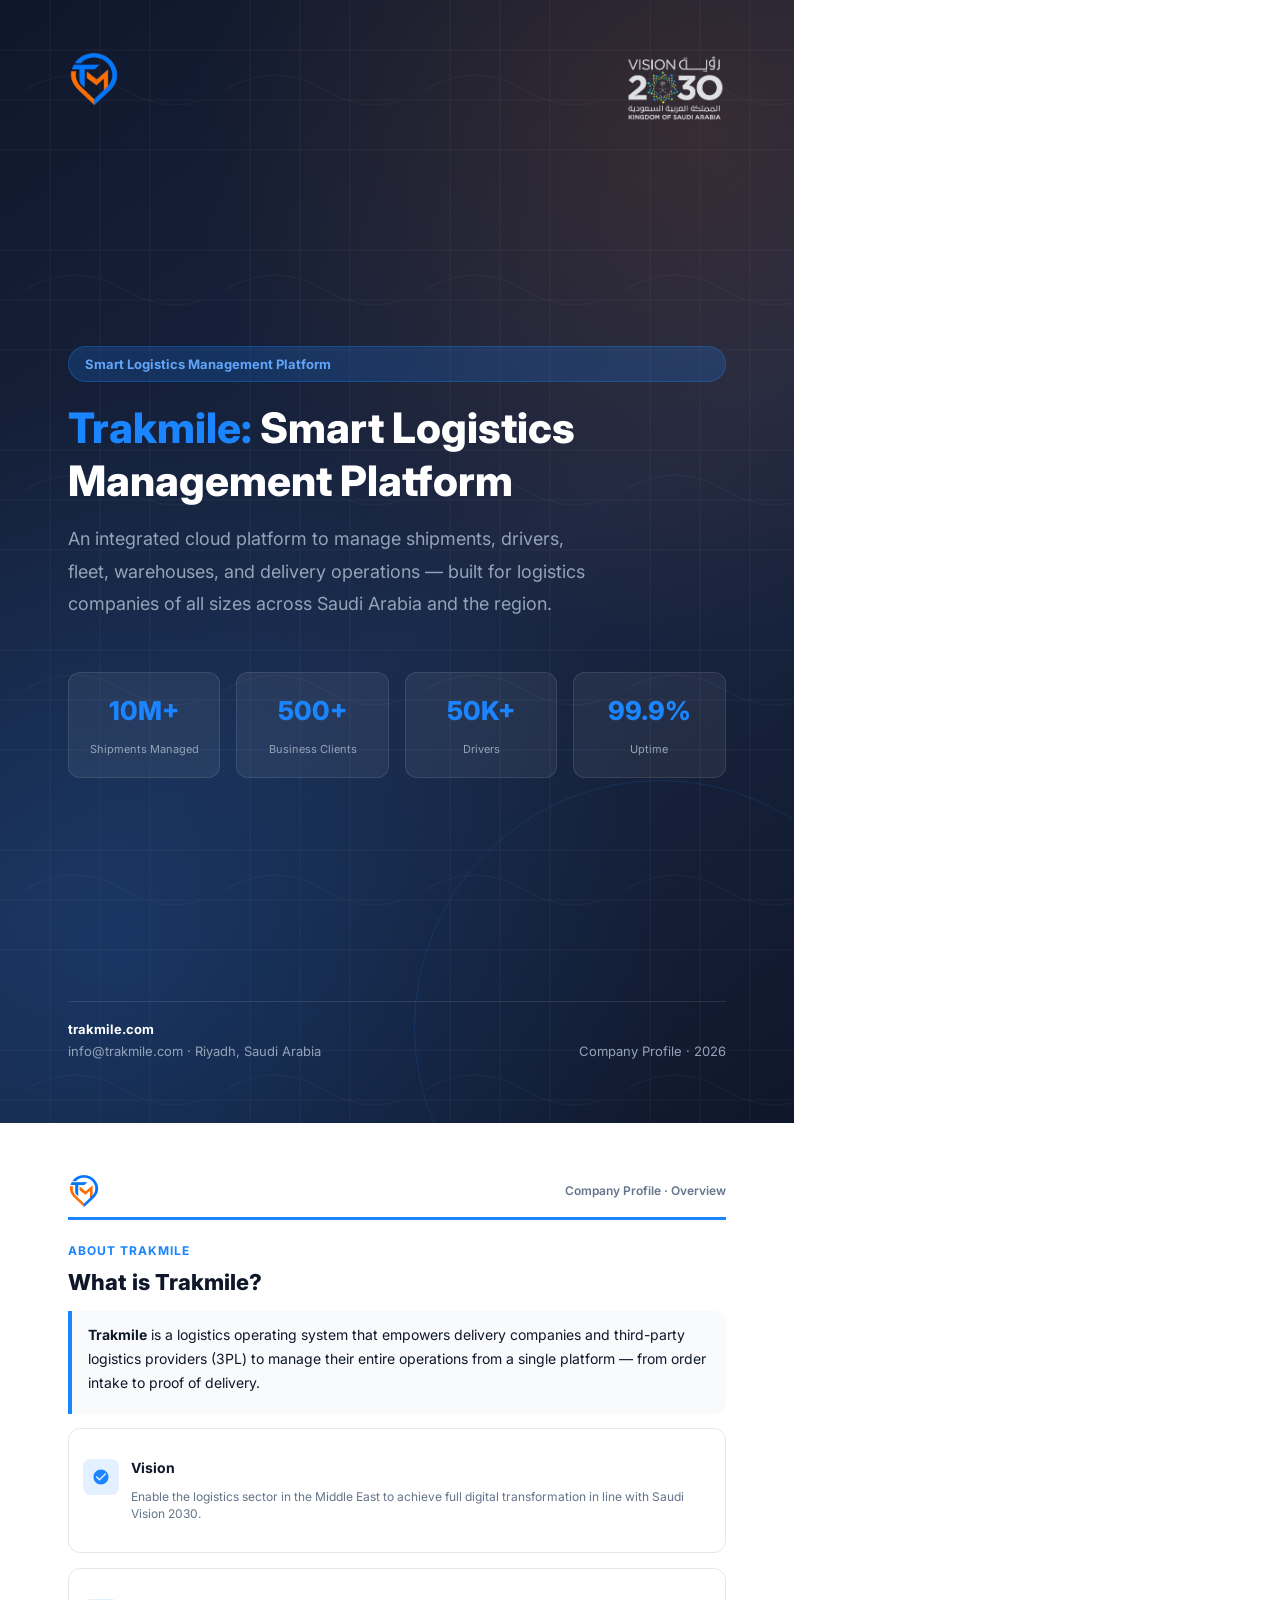
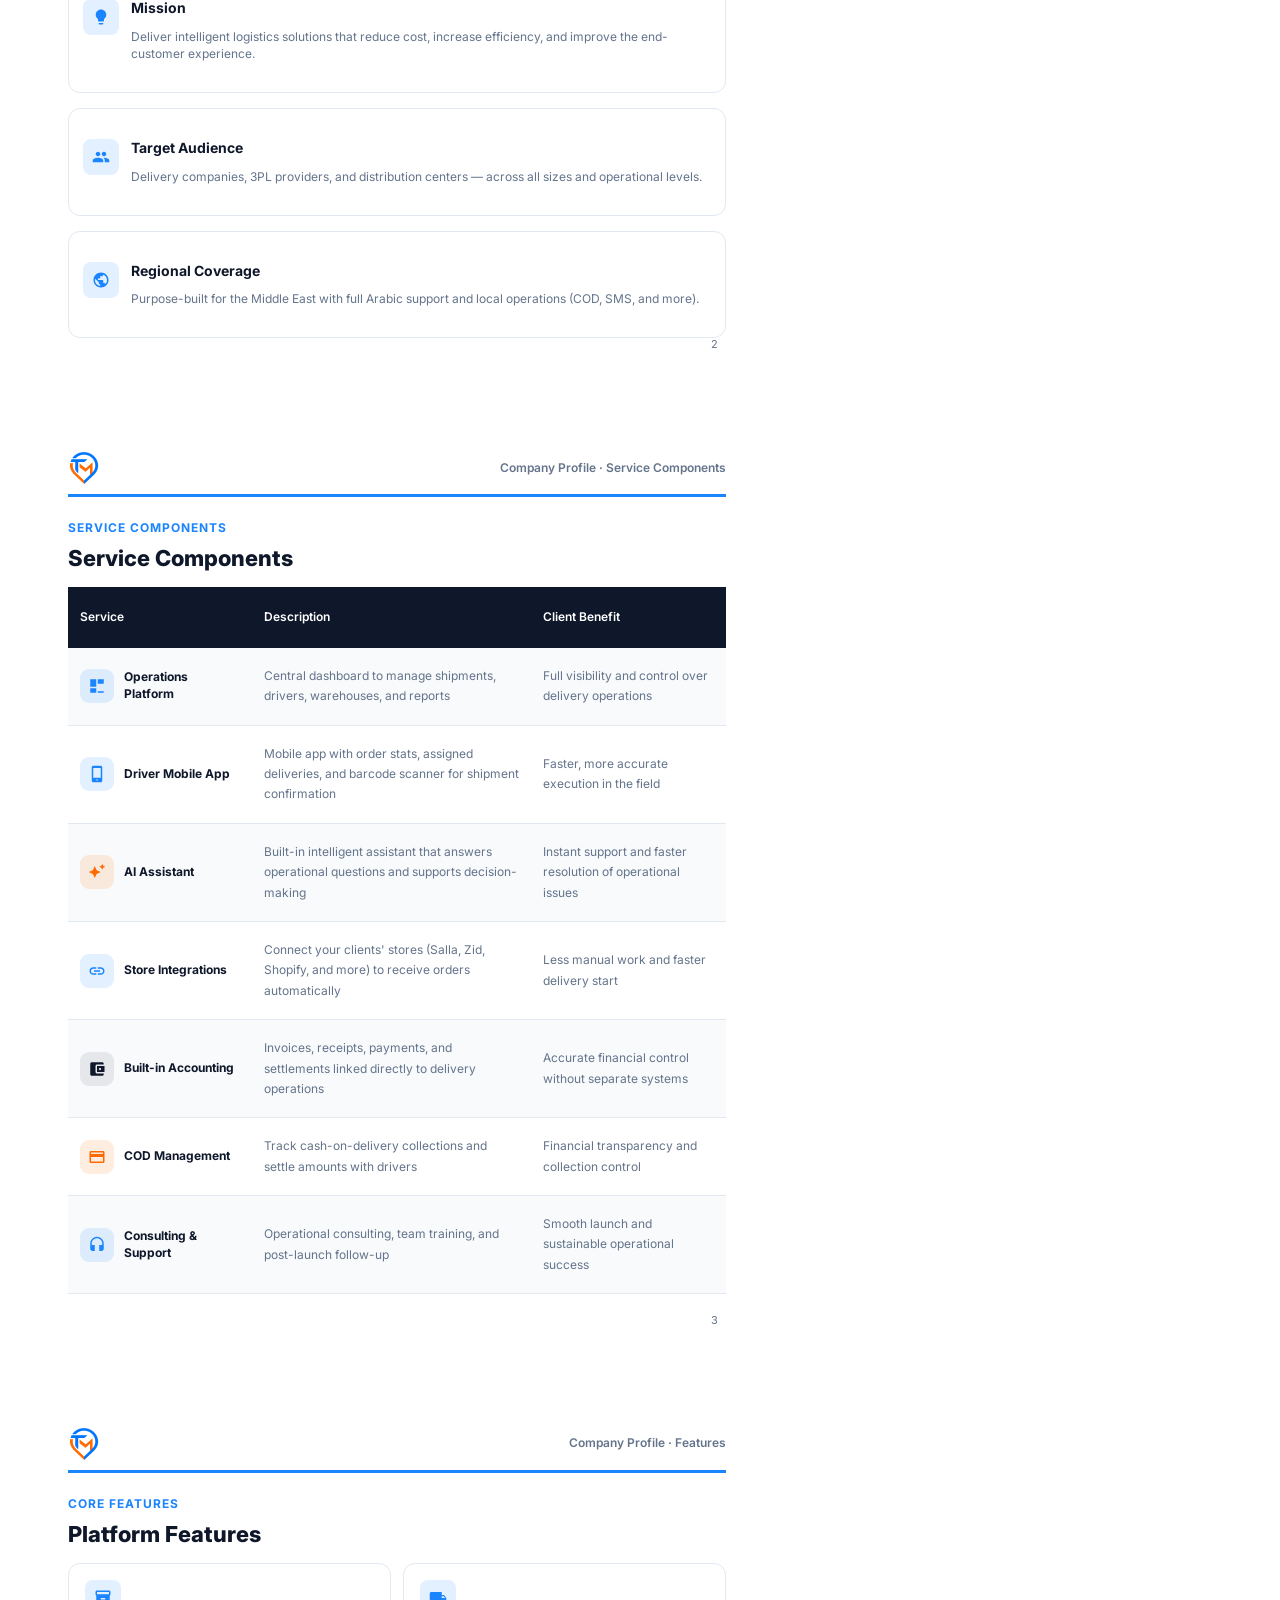
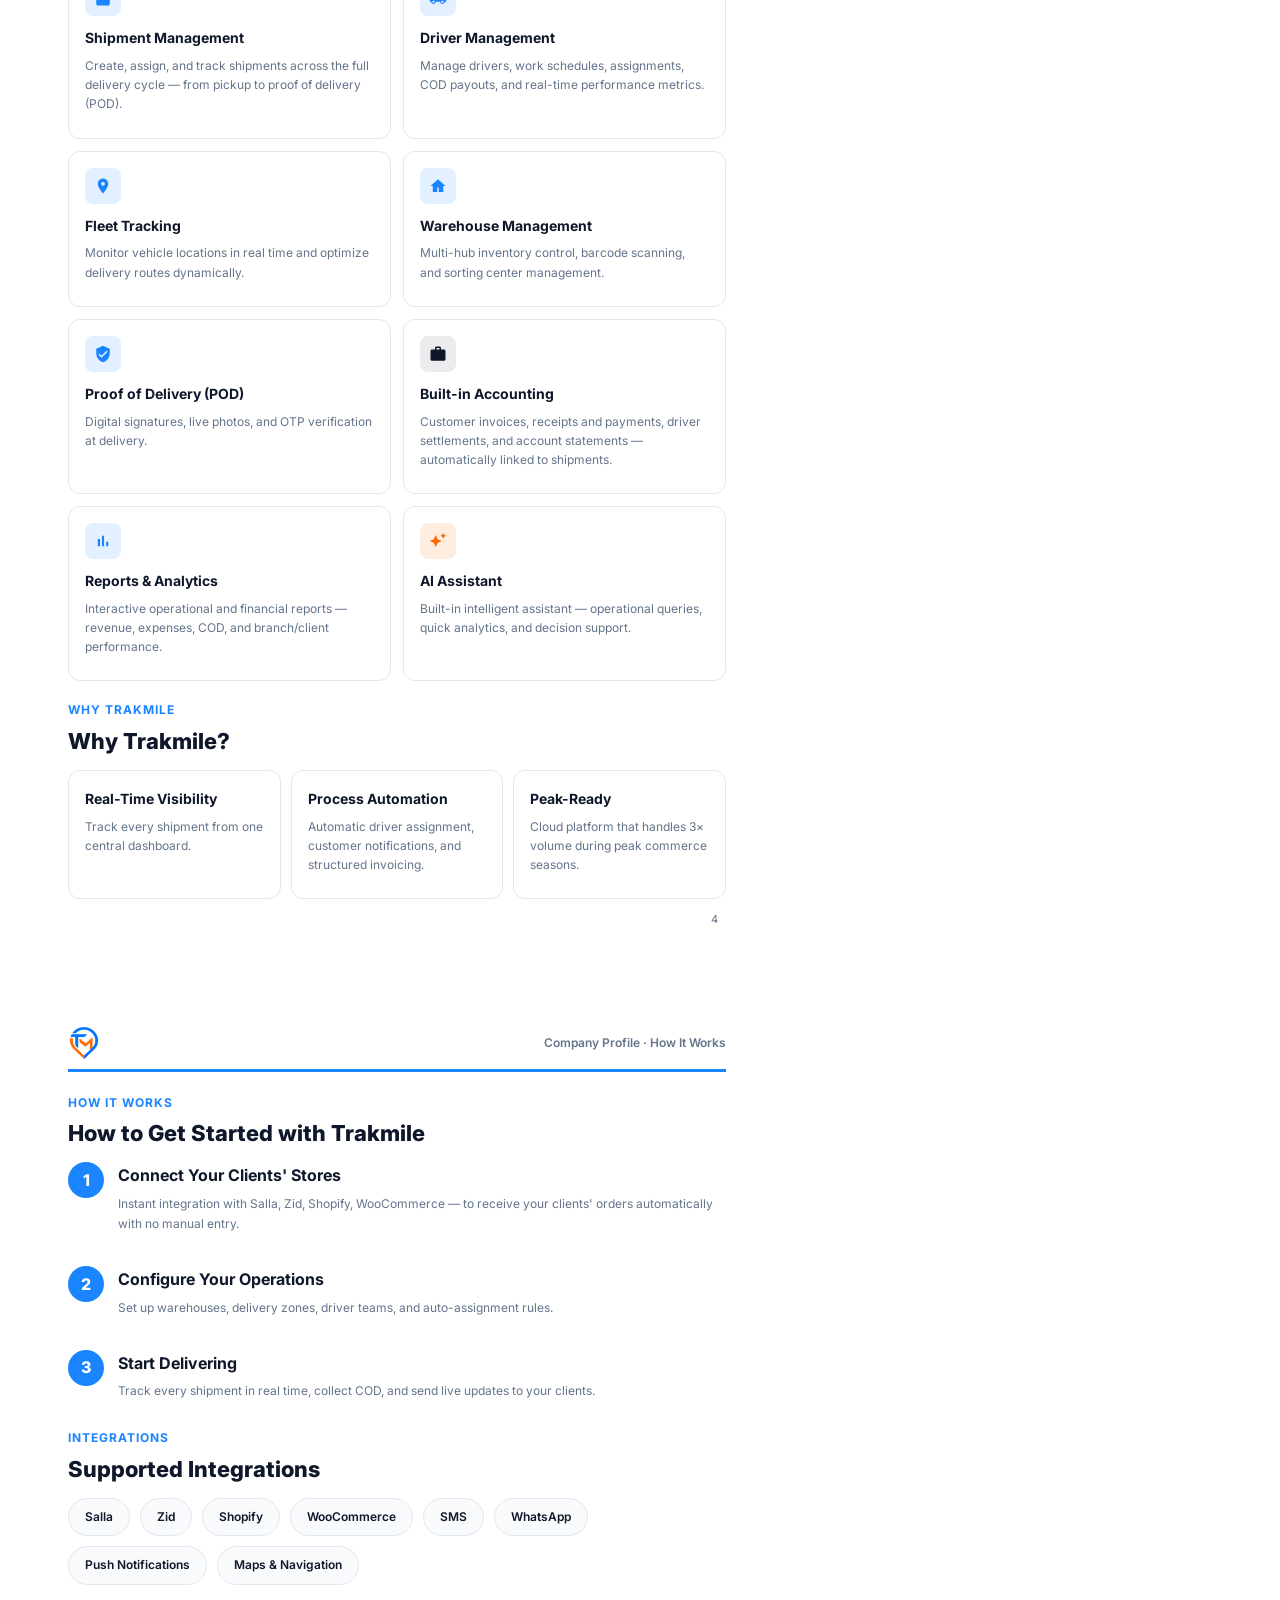
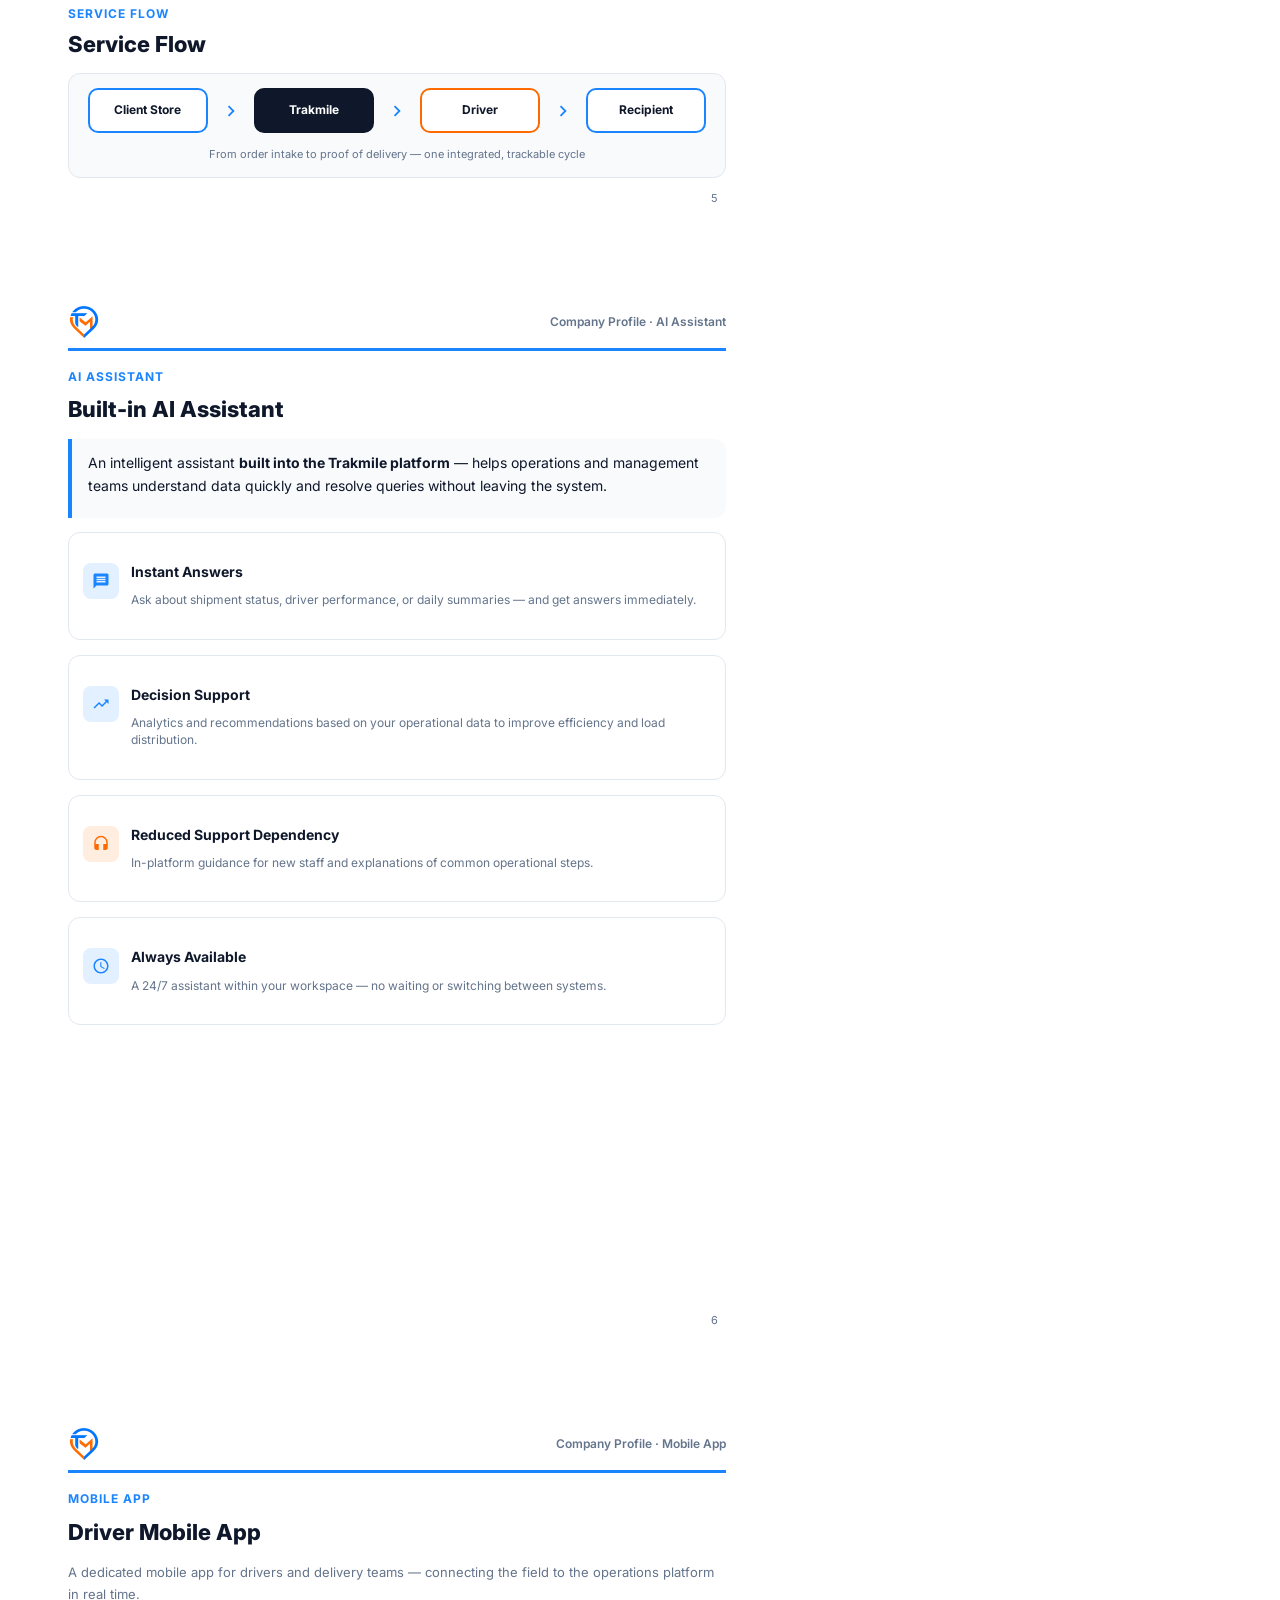
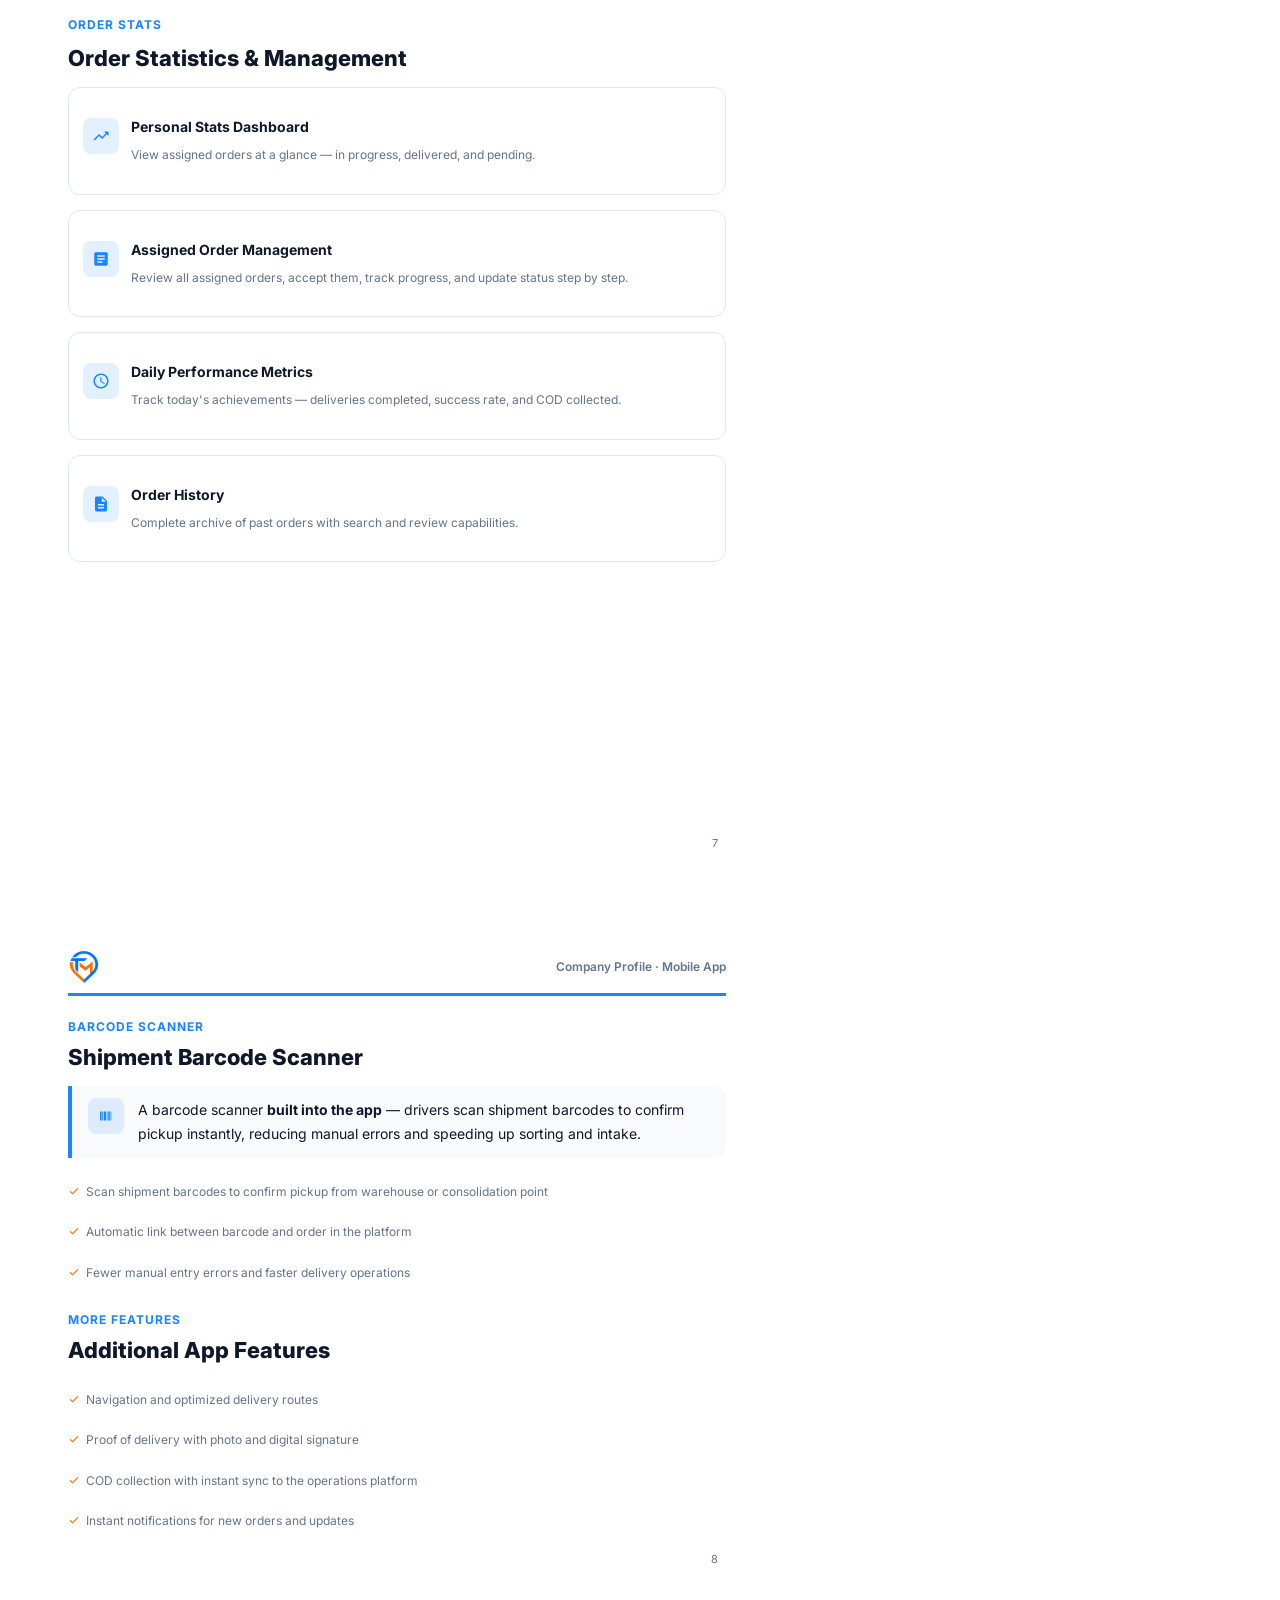
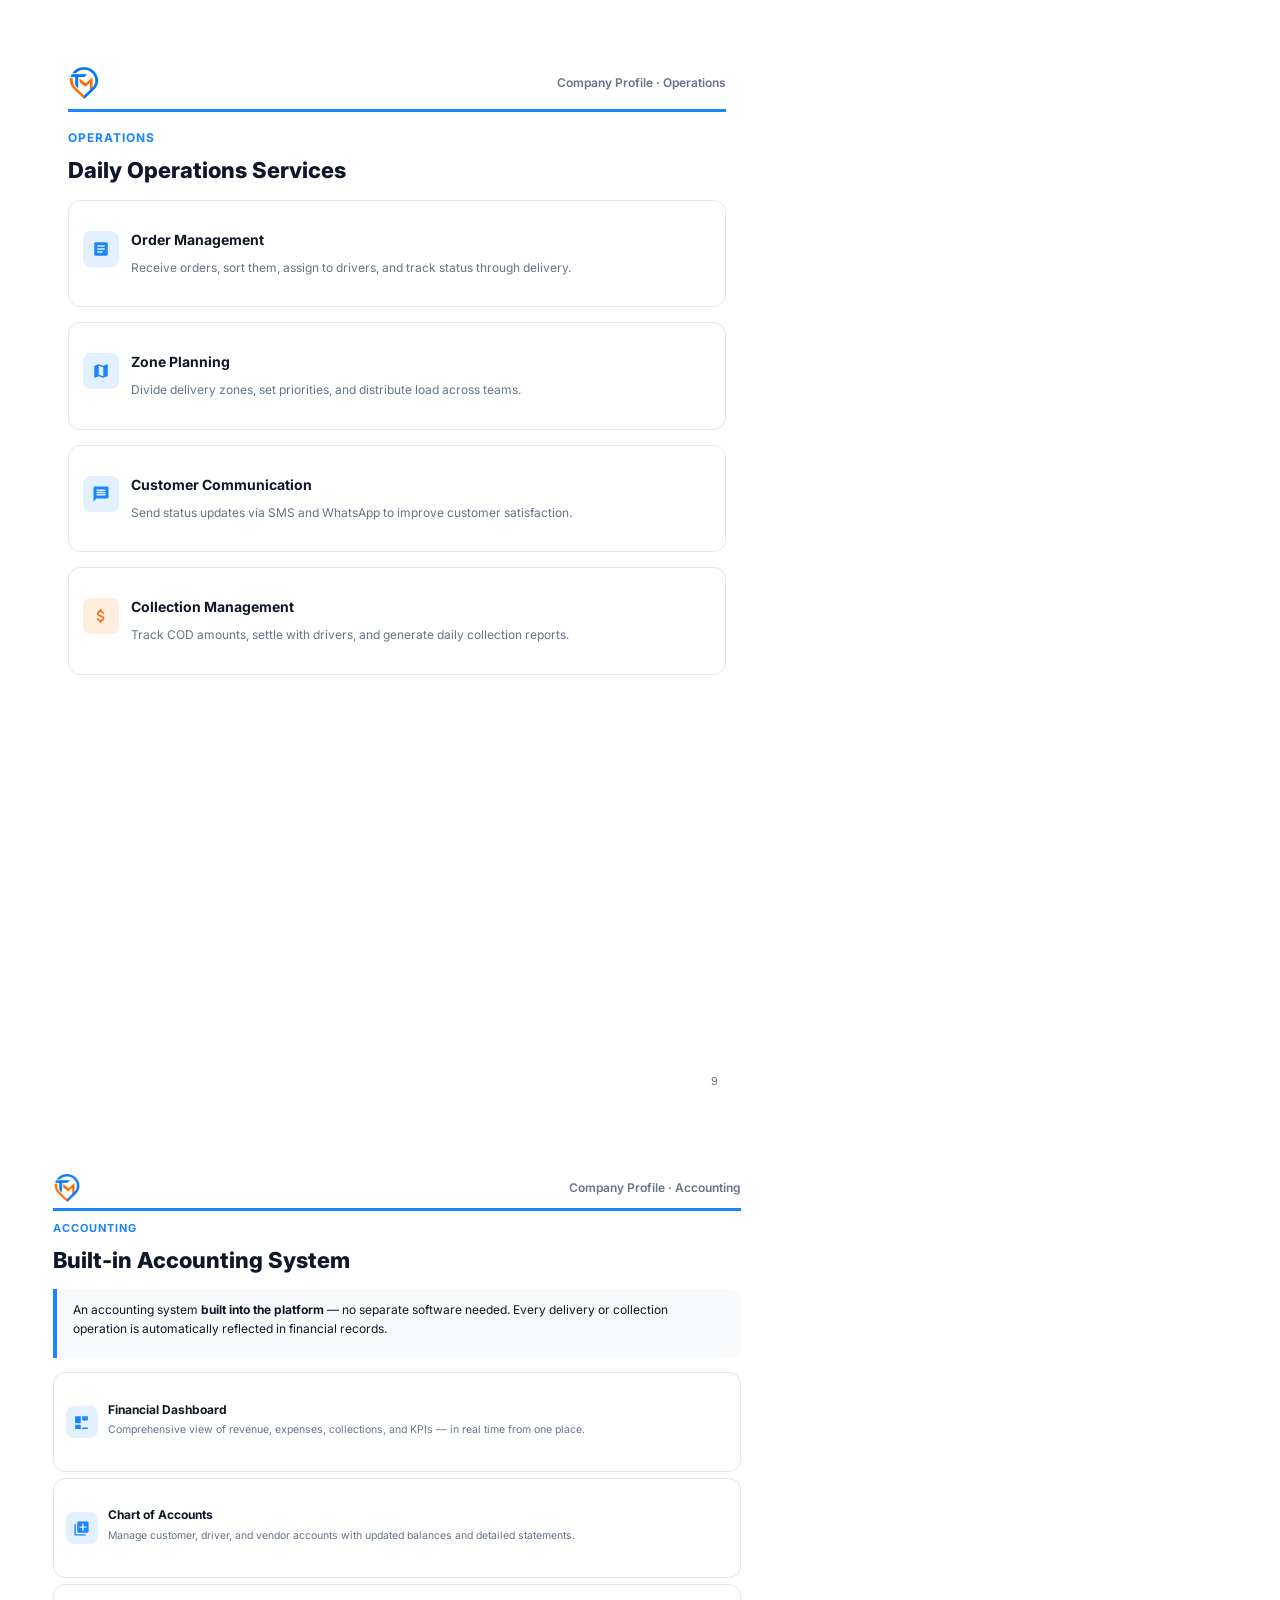
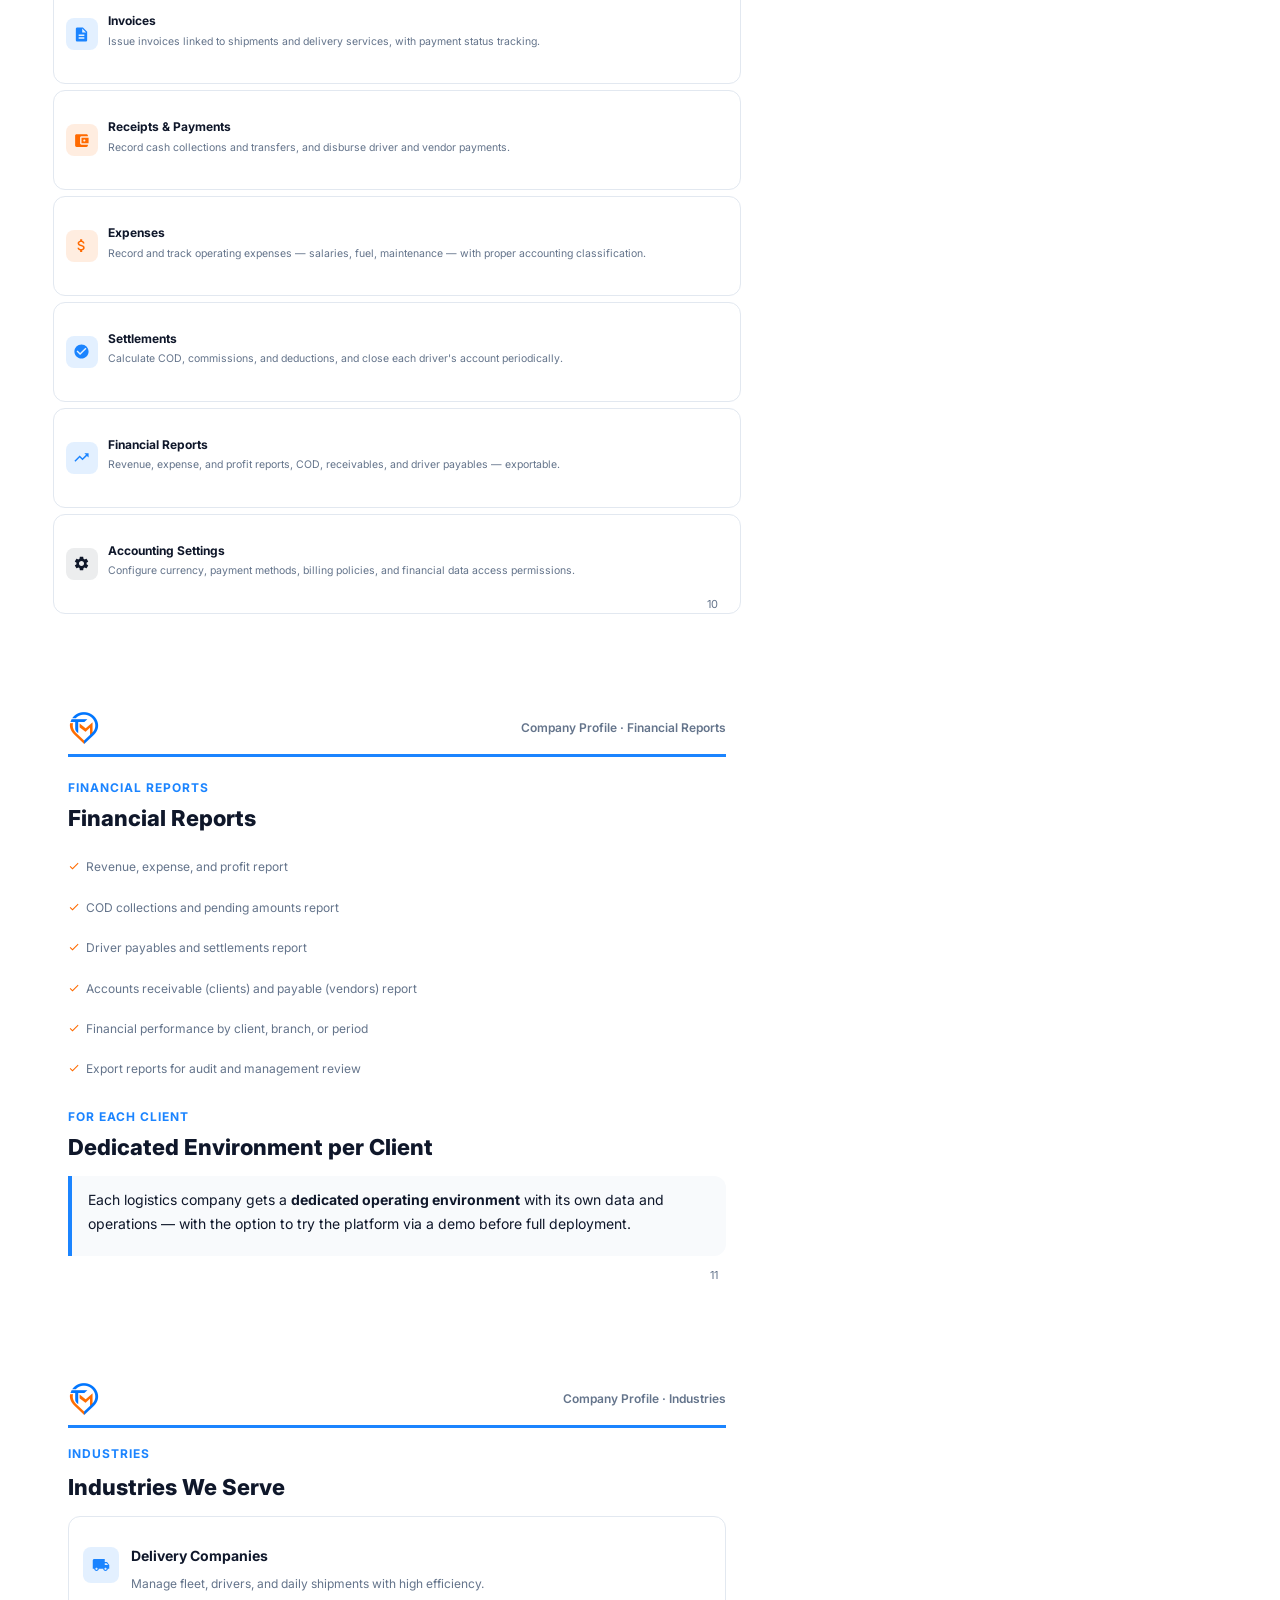
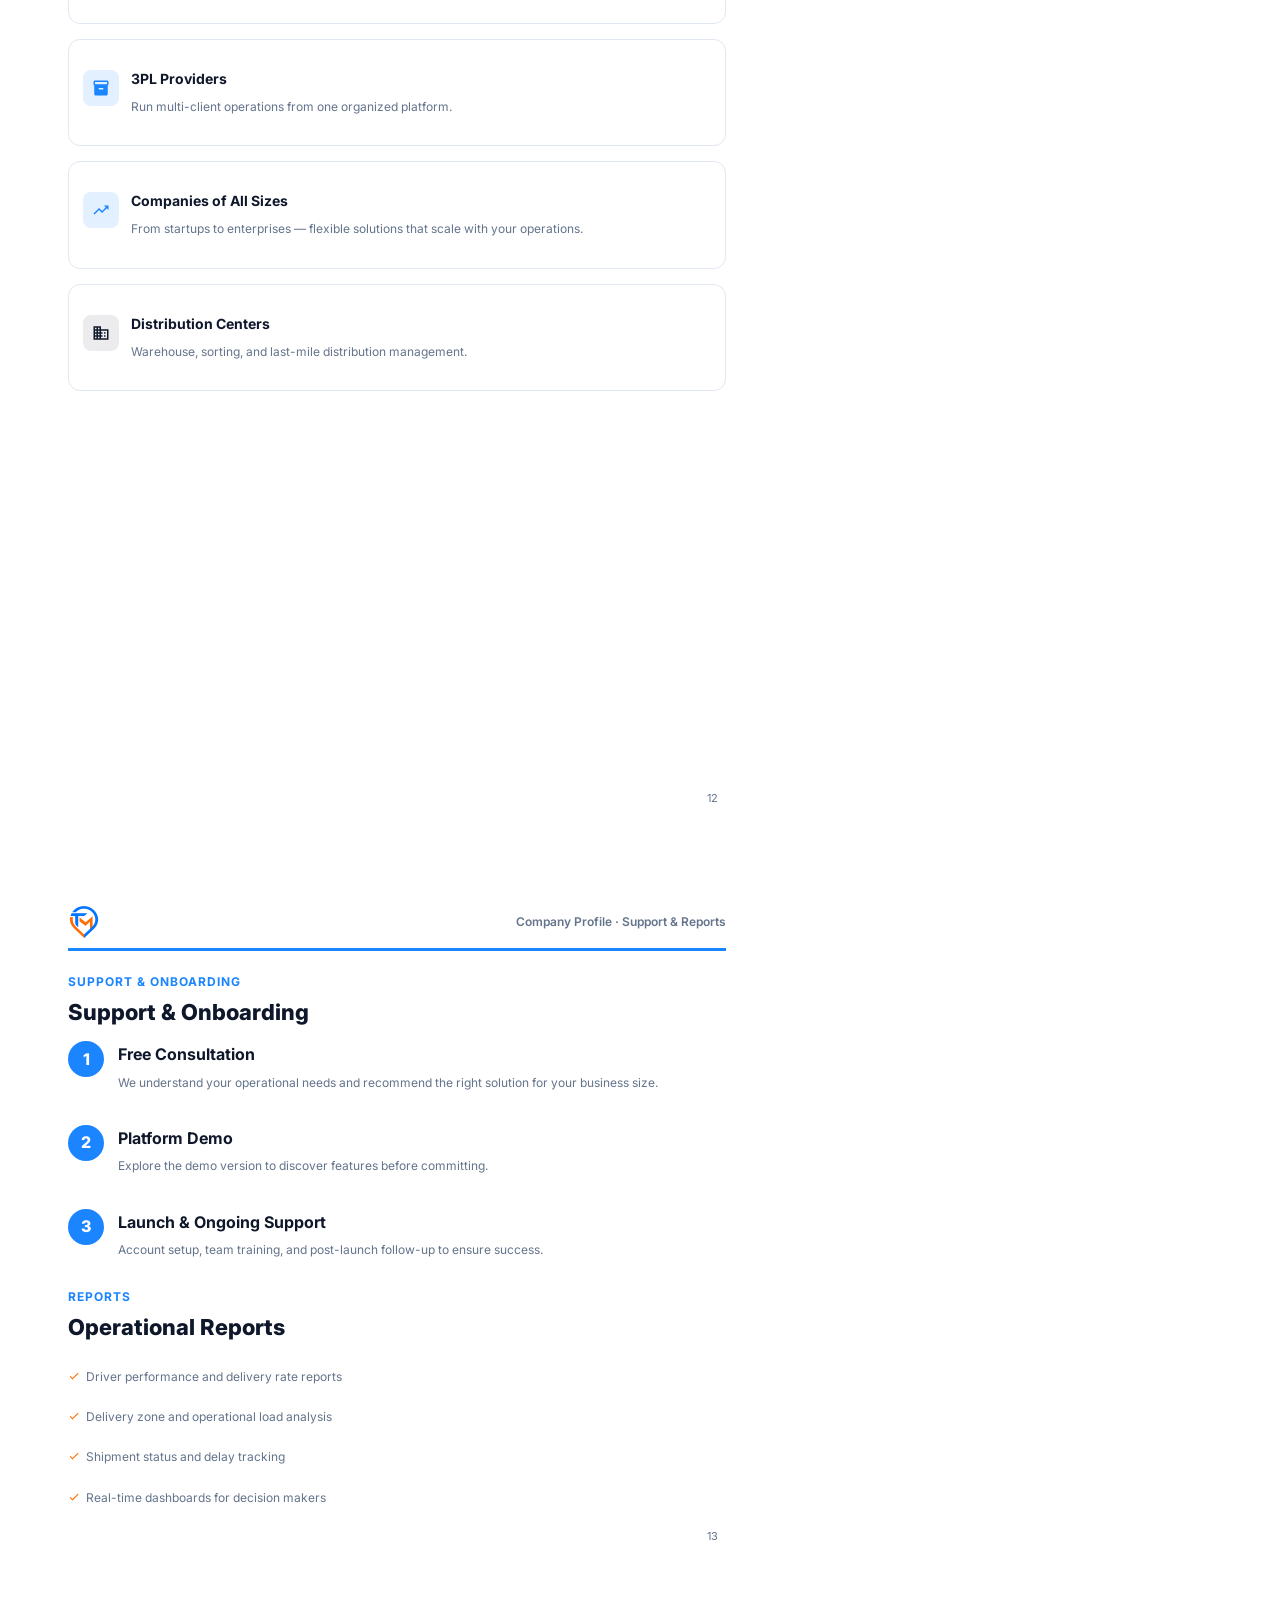
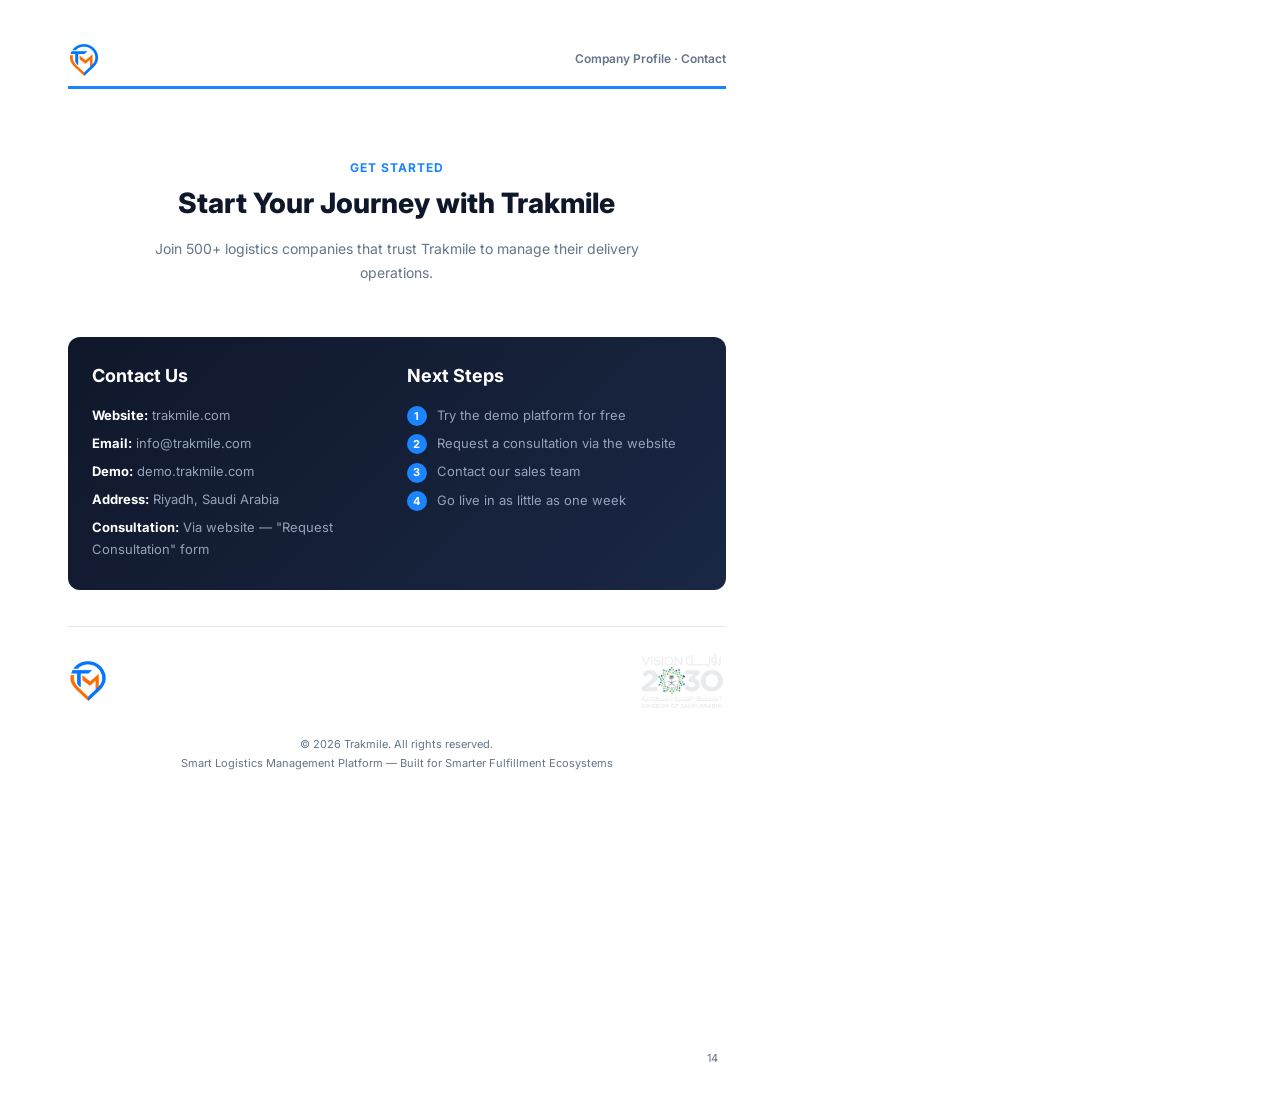
<file: docs/Trakmile-Overview-en.html>
<!DOCTYPE html>
<html lang="en" dir="ltr">
<head>
    <meta charset="UTF-8">
    <meta name="viewport" content="width=device-width, initial-scale=1.0">
    <title>Trakmile | Company Profile — Logistics Platform for Delivery Companies</title>
    <meta name="description" content="Trakmile company profile: an integrated logistics platform for shipment, courier, fleet and warehouse management across Arab countries, Africa and international markets.">
    <meta name="robots" content="index, follow">
    <link rel="canonical" href="https://trakmile.com/docs/Trakmile-Overview-en.html">
    <link rel="alternate" hreflang="ar" href="https://trakmile.com/docs/Trakmile-Overview.html">
    <link rel="alternate" hreflang="en" href="https://trakmile.com/docs/Trakmile-Overview-en.html">
    <link rel="preconnect" href="https://fonts.googleapis.com">
    <link rel="preconnect" href="https://fonts.gstatic.com" crossorigin>
    <link href="https://fonts.googleapis.com/css2?family=Inter:wght@400;600;700;800&display=swap" rel="stylesheet">
    <style>
        :root {
            --primary: #1B84FF;
            --secondary: #FF6A00;
            --dark: #0F172A;
            --gray: #64748B;
            --light: #F8FAFC;
            --border: #E2E8F0;
        }

        @page {
            size: A4;
            margin: 0;
        }

        * { margin: 0; padding: 0; box-sizing: border-box; }

        body {
            font-family: 'Inter', -apple-system, BlinkMacSystemFont, 'Segoe UI', sans-serif;
            color: var(--dark);
            background: #fff;
            line-height: 1.7;
            -webkit-print-color-adjust: exact;
            print-color-adjust: exact;
            text-rendering: optimizeLegibility;
        }

        .page {
            width: 210mm;
            padding: 14mm 18mm 16mm;
            page-break-after: always;
            break-after: page;
            page-break-inside: avoid;
            break-inside: avoid-page;
            position: relative;
            box-sizing: border-box;
        }

        .page.fill { min-height: 297mm; }

        .page.compact .section-label { margin-bottom: 4px; }
        .page.compact h2 { font-size: 22px; margin-bottom: 10px; }
        .page.compact .grid-2 { gap: 12px; margin-bottom: 14px; }
        .page.compact .grid-3 { gap: 10px; margin-bottom: 14px; }
        .page.compact .intro-box { margin-bottom: 14px; padding: 12px 16px; }
        .page.compact .steps { gap: 24px; margin-bottom: 14px; }
        .page.compact .integrations { margin-bottom: 14px; }
        .page.compact .arch-diagram { padding: 14px; margin-bottom: 14px; }
        .page.compact ul.feature-list { margin-bottom: 12px; }
        .page.compact p { margin-bottom: 8px; }

        .page:last-child { page-break-after: auto; }

        .cover {
            background: linear-gradient(145deg, #0F172A 0%, #1a2744 55%, #0F172A 100%);
            color: #fff;
            display: flex;
            flex-direction: column;
            justify-content: space-between;
            overflow: hidden;
        }
        .cover::before {
            content: '';
            position: absolute;
            inset: 0;
            background-image:
                radial-gradient(circle at 15% 85%, rgba(27, 132, 255, 0.18) 0%, transparent 48%),
                radial-gradient(circle at 88% 12%, rgba(255, 106, 0, 0.14) 0%, transparent 42%),
                url("data:image/svg+xml,%3Csvg xmlns='http://www.w3.org/2000/svg' width='200' height='200' viewBox='0 0 200 200'%3E%3Cg fill='none' stroke='%23ffffff' stroke-width='0.6' opacity='0.07'%3E%3Cpath d='M0 50h200M0 100h200M0 150h200'/%3E%3Cpath d='M50 0v200M100 0v200M150 0v200'/%3E%3Cpath d='M50 50 Q100 20 150 50 T250 50' transform='translate(-25 40)'/%3E%3C/g%3E%3C/svg%3E");
            background-size: auto, auto, 200px 200px;
            pointer-events: none;
            z-index: 0;
        }
        .cover::after {
            content: '';
            position: absolute;
            bottom: -40mm;
            right: -30mm;
            width: 130mm;
            height: 130mm;
            border-radius: 50%;
            border: 1px solid rgba(27, 132, 255, 0.15);
            pointer-events: none;
            z-index: 0;
        }
        .cover > * { position: relative; z-index: 1; }

        .cover-top { display: flex; justify-content: space-between; align-items: flex-start; }
        .cover-logo { height: 52px; }
        .cover-vision { height: 70px; opacity: 0.95; }

        .cover-main { flex: 1; display: flex; flex-direction: column; justify-content: center; padding: 30mm 0; }
        .cover-badge {
            display: inline-block;
            background: rgba(27,132,255,0.2);
            color: #60A5FA;
            padding: 6px 16px;
            border-radius: 100px;
            font-size: 13px;
            font-weight: 700;
            margin-bottom: 20px;
            border: 1px solid rgba(27,132,255,0.3);
        }
        .cover h1 { font-size: 42px; font-weight: 800; line-height: 1.25; margin-bottom: 16px; }
        .cover h1 span { color: var(--primary); }
        .cover-sub { font-size: 18px; color: #94A3B8; max-width: 520px; line-height: 1.8; }
        .cover-stats {
            display: grid;
            grid-template-columns: repeat(4, 1fr);
            gap: 16px;
            margin-top: 40px;
        }
        .cover-stat {
            background: rgba(255,255,255,0.06);
            border: 1px solid rgba(255,255,255,0.1);
            border-radius: 12px;
            padding: 16px;
            text-align: center;
        }
        .cover-stat strong { display: block; font-size: 26px; color: var(--primary); font-weight: 800; }
        .cover-stat span { font-size: 11px; color: #94A3B8; }

        .cover-footer {
            display: flex;
            justify-content: space-between;
            align-items: flex-end;
            border-top: 1px solid rgba(255,255,255,0.1);
            padding-top: 16px;
            font-size: 13px;
            color: #94A3B8;
        }

        .page-header {
            display: flex;
            justify-content: space-between;
            align-items: center;
            margin-bottom: 16px;
            padding-bottom: 10px;
            border-bottom: 3px solid var(--primary);
        }
        .page-header img { height: 32px; }
        .page-header span { font-size: 12px; color: var(--gray); font-weight: 600; }

        .section-label {
            font-size: 12px;
            font-weight: 700;
            color: var(--primary);
            text-transform: uppercase;
            letter-spacing: 1px;
            margin-bottom: 8px;
        }
        h2 { font-size: 24px; font-weight: 800; margin-bottom: 12px; color: var(--dark); }
        h3 { font-size: 16px; font-weight: 700; margin-bottom: 6px; color: var(--dark); }
        p { font-size: 13px; color: var(--gray); margin-bottom: 12px; }

        .intro-box {
            background: var(--light);
            border-left: 4px solid var(--primary);
            padding: 16px 20px;
            border-radius: 0 12px 12px 0;
            margin-bottom: 24px;
        }
        .intro-box p { color: var(--dark); font-size: 14px; margin: 0; }

        .grid-2 { display: grid; grid-template-columns: 1fr 1fr; gap: 16px; margin-bottom: 20px; }
        .grid-3 { display: grid; grid-template-columns: repeat(3, 1fr); gap: 14px; margin-bottom: 20px; }

        .card {
            border: 1px solid var(--border);
            border-radius: 12px;
            padding: 16px;
            background: #fff;
        }
        .card-icon {
            width: 36px;
            height: 36px;
            background: rgba(27,132,255,0.12);
            color: var(--primary);
            border-radius: 8px;
            display: flex;
            align-items: center;
            justify-content: center;
            margin-bottom: 10px;
        }
        .card-icon.orange { background: rgba(255,106,0,0.12); color: var(--secondary); }
        .card-icon.dark { background: rgba(15,23,42,0.08); color: var(--dark); }
        .card-icon svg, .svc-icon svg { width: 18px; height: 18px; display: block; fill: currentColor; }
        .card h3 { font-size: 14px; margin-bottom: 6px; }
        .card p { font-size: 12px; margin: 0; line-height: 1.6; }

        .industries-page, .fill-page, .vertical-page { display: flex; flex-direction: column; }
        .vertical-page { min-height: 297mm; }
        .industry-list {
            flex: 1;
            display: flex;
            flex-direction: column;
            gap: 14px;
            margin-bottom: 0;
        }
        .industry-list .card {
            flex: 1;
            display: flex;
            align-items: center;
            gap: 18px;
            padding: 22px 20px;
        }
        .industry-list .card-icon { margin-bottom: 0; flex-shrink: 0; width: 48px; height: 48px; border-radius: 10px; }
        .industry-list .card-icon svg { width: 22px; height: 22px; }
        .industry-list .card-body { flex: 1; }
        .industry-list .card-body h3 { font-size: 16px; margin-bottom: 6px; }
        .industry-list .card-body p { font-size: 13px; line-height: 1.7; }

        .accounting-page {
            padding: 10mm 14mm 12mm;
            display: flex;
            flex-direction: column;
            min-height: 297mm;
        }
        .accounting-page .page-header { margin-bottom: 8px; padding-bottom: 6px; }
        .accounting-page .page-header img { height: 28px; }
        .accounting-page .section-label { margin-bottom: 3px; font-size: 11px; }
        .accounting-page h2 { font-size: 20px; margin-bottom: 6px; }
        .accounting-page .intro-box { margin-bottom: 8px; padding: 8px 12px; }
        .accounting-page .intro-box p { font-size: 12px; line-height: 1.55; }
        .accounting-page .industry-list { gap: 6px; flex: 1; }
        .accounting-page .industry-list .card { flex: 1; padding: 9px 12px; gap: 10px; align-items: center; }
        .accounting-page .industry-list .card-icon { width: 32px; height: 32px; border-radius: 8px; margin-bottom: 0; flex-shrink: 0; }
        .accounting-page .industry-list .card-icon svg { width: 17px; height: 17px; }
        .accounting-page .industry-list .card-body h3 { font-size: 12px; margin-bottom: 2px; }
        .accounting-page .industry-list .card-body p { font-size: 10.5px; line-height: 1.45; }

        .about-page .intro-box { margin-bottom: 15px; }
        .about-cards, .vertical-page .industry-list, .industries-page .industry-list {
            display: flex;
            flex-direction: column;
            gap: 15px;
        }
        .about-card, .vertical-page .industry-list .card, .industries-page .industry-list .card {
            display: flex;
            align-items: flex-start;
            gap: 12px;
            padding: 30px 14px;
            border: 1px solid var(--border);
            border-radius: 12px;
            background: #fff;
            flex: none;
            height: auto;
            min-height: 0;
        }
        .about-card .card-icon, .vertical-page .industry-list .card-icon, .industries-page .industry-list .card-icon {
            width: 36px; height: 36px; border-radius: 8px; margin: 0; flex-shrink: 0;
        }
        .about-card .card-icon svg, .vertical-page .industry-list .card-icon svg, .industries-page .industry-list .card-icon svg { width: 18px; height: 18px; }
        .about-card .card-body, .vertical-page .industry-list .card-body, .industries-page .industry-list .card-body { flex: 1; min-width: 0; }
        .about-card .card-body h3, .vertical-page .industry-list .card-body h3, .industries-page .industry-list .card-body h3 {
            font-size: 14px; line-height: 1.3; margin: 0 0 10px;
        }
        .about-card .card-body p, .vertical-page .industry-list .card-body p, .industries-page .industry-list .card-body p {
            font-size: 12px; line-height: 1.45; margin: 0;
        }

        @media print {
            .about-page .about-cards, .vertical-page .industry-list, .industries-page .industry-list {
                display: flex; flex-direction: column; gap: 15px;
            }
            .about-page .about-card, .vertical-page .industry-list .card, .industries-page .industry-list .card {
                display: flex; flex: none; align-items: flex-start; height: auto; padding: 30px 14px;
                break-inside: avoid; page-break-inside: avoid;
            }
        }

        .steps { display: flex; flex-direction: column; gap: 32px; margin-bottom: 20px; }
        .step { display: flex; gap: 14px; align-items: flex-start; }
        .step-num {
            width: 36px; height: 36px; min-width: 36px;
            background: var(--primary); color: #fff; border-radius: 50%;
            display: flex; align-items: center; justify-content: center;
            font-weight: 800; font-size: 16px;
        }
        .step-content h3 { margin-bottom: 4px; }
        .step-content p { margin: 0; font-size: 12px; }

        table { width: 100%; border-collapse: collapse; font-size: 12px; margin-bottom: 20px; }
        th { background: var(--dark); color: #fff; padding: 20px 12px; text-align: left; font-weight: 600; }
        td { padding: 18px 12px; border-bottom: 1px solid var(--border); color: var(--gray); }
        tr:nth-child(even) td { background: var(--light); }

        td.service-col { vertical-align: middle; width: 28%; }
        .service-name {
            display: flex; align-items: center; gap: 10px;
            color: var(--dark); font-weight: 700; font-size: 12px; line-height: 1.4;
        }
        .svc-icon {
            width: 34px; height: 34px; min-width: 34px;
            background: rgba(27,132,255,0.12); border-radius: 9px;
            display: flex; align-items: center; justify-content: center; color: var(--primary);
        }
        .svc-icon.orange { background: rgba(255,106,0,0.12); color: var(--secondary); }
        .svc-icon.dark { background: rgba(15,23,42,0.08); color: var(--dark); }

        .arch-diagram {
            background: var(--light); border: 1px solid var(--border);
            border-radius: 12px; padding: 20px; margin-bottom: 20px;
        }
        .arch-row {
            display: flex; align-items: center; justify-content: center;
            gap: 12px; flex-wrap: wrap; margin-bottom: 12px;
        }
        .arch-box {
            background: #fff; border: 2px solid var(--primary); border-radius: 10px;
            padding: 10px 16px; font-size: 12px; font-weight: 700; text-align: center; min-width: 120px;
        }
        .arch-box.orange { border-color: var(--secondary); }
        .arch-box.dark { background: var(--dark); color: #fff; border-color: var(--dark); }
        .arch-arrow svg { width: 22px; height: 22px; fill: var(--primary); display: block; }

        .integrations { display: flex; flex-wrap: wrap; gap: 10px; margin-bottom: 20px; }
        .integration-tag {
            background: var(--light); border: 1px solid var(--border);
            padding: 8px 16px; border-radius: 100px; font-size: 12px; font-weight: 600; color: var(--dark);
        }

        .contact-bar {
            background: linear-gradient(135deg, var(--dark), #1a2744);
            color: #fff; border-radius: 12px; padding: 24px;
            display: grid; grid-template-columns: 1fr 1fr; gap: 20px; margin-top: 20px;
        }
        .contact-bar h3 { color: #fff; font-size: 18px; margin-bottom: 12px; }
        .contact-item { font-size: 13px; color: #94A3B8; margin-bottom: 6px; }
        .contact-item strong { color: #fff; }

        .page-num {
            position: absolute; bottom: 12mm; right: 20mm;
            font-size: 11px; color: var(--gray);
        }

        ul.feature-list { list-style: none; margin-bottom: 16px; }
        ul.feature-list li {
            font-size: 12px; color: var(--gray);
            padding: 10px 0; padding-left: 18px; position: relative;
        }
        ul.feature-list li::before {
            content: '';
            position: absolute; left: 0; top: 13px;
            width: 12px; height: 12px; background-color: var(--secondary);
            -webkit-mask: url("data:image/svg+xml,%3Csvg xmlns='http://www.w3.org/2000/svg' viewBox='0 0 24 24'%3E%3Cpath d='M9 16.17L4.83 12l-1.42 1.41L9 19 21 7l-1.41-1.41z'/%3E%3C/svg%3E") center/contain no-repeat;
            mask: url("data:image/svg+xml,%3Csvg xmlns='http://www.w3.org/2000/svg' viewBox='0 0 24 24'%3E%3Cpath d='M9 16.17L4.83 12l-1.42 1.41L9 19 21 7l-1.41-1.41z'/%3E%3C/svg%3E") center/contain no-repeat;
        }

        .step-dot {
            display: inline-flex; align-items: center; justify-content: center;
            width: 20px; height: 20px; background: var(--primary); color: #fff;
            border-radius: 50%; font-size: 11px; font-weight: 700; margin-right: 6px;
        }
    </style>
</head>
<body>

<!-- Cover -->
<div class="page cover fill">
    <div class="cover-top">
        <img src="../imgs/logo.png" alt="Trakmile" class="cover-logo">
        <img src="../imgs/visionn3.png" alt="Vision 2030" class="cover-vision">
    </div>
    <div class="cover-main">
        <span class="cover-badge">Smart Logistics Management Platform</span>
        <h1><span>Trakmile:</span> Smart Logistics<br>Management Platform</h1>
        <p class="cover-sub">An integrated cloud platform to manage shipments, drivers, fleet, warehouses, and delivery operations — built for logistics companies of all sizes across Saudi Arabia and the region.</p>
        <div class="cover-stats">
            <div class="cover-stat"><strong>10M+</strong><span>Shipments Managed</span></div>
            <div class="cover-stat"><strong>500+</strong><span>Business Clients</span></div>
            <div class="cover-stat"><strong>50K+</strong><span>Drivers</span></div>
            <div class="cover-stat"><strong>99.9%</strong><span>Uptime</span></div>
        </div>
    </div>
    <div class="cover-footer">
        <div>
            <strong style="color:#fff">trakmile.com</strong><br>
            info@trakmile.com · Riyadh, Saudi Arabia
        </div>
        <div>Company Profile · 2026</div>
    </div>
</div>

<!-- Overview -->
<div class="page compact about-page">
    <div class="page-header">
        <img src="../imgs/logo.png" alt="Trakmile">
        <span>Company Profile · Overview</span>
    </div>

    <span class="section-label">About Trakmile</span>
    <h2>What is Trakmile?</h2>

    <div class="intro-box">
        <p><strong>Trakmile</strong> is a logistics operating system that empowers delivery companies and third-party logistics providers (3PL) to manage their entire operations from a single platform — from order intake to proof of delivery.</p>
    </div>

    <div class="about-cards">
        <div class="about-card">
            <div class="card-icon"><svg viewBox="0 0 24 24"><path d="M12 2C6.48 2 2 6.48 2 12s4.48 10 10 10 10-4.48 10-10S17.52 2 12 2zm-2 15l-5-5 1.41-1.41L10 14.17l7.59-7.59L19 8l-9 9z"/></svg></div>
            <div class="card-body">
                <h3>Vision</h3>
                <p>Enable the logistics sector in the Middle East to achieve full digital transformation in line with Saudi Vision 2030.</p>
            </div>
        </div>
        <div class="about-card">
            <div class="card-icon"><svg viewBox="0 0 24 24"><path d="M9 21c0 .55.45 1 1 1h4c.55 0 1-.45 1-1v-1H9v1zm3-19C8.14 2 5 5.14 5 9c0 2.38 1.19 4.47 3 5.74V17c0 .55.45 1 1 1h6c.55 0 1-.45 1-1v-2.26c1.81-1.27 3-3.36 3-5.74 0-3.86-3.14-7-7-7z"/></svg></div>
            <div class="card-body">
                <h3>Mission</h3>
                <p>Deliver intelligent logistics solutions that reduce cost, increase efficiency, and improve the end-customer experience.</p>
            </div>
        </div>
        <div class="about-card">
            <div class="card-icon"><svg viewBox="0 0 24 24"><path d="M16 11c1.66 0 2.99-1.34 2.99-3S17.66 5 16 5c-1.66 0-3 1.34-3 3s1.34 3 3 3zm-8 0c1.66 0 2.99-1.34 2.99-3S9.66 5 8 5C6.34 5 5 6.34 5 8s1.34 3 3 3zm0 2c-2.33 0-7 1.17-7 3.5V19h14v-2.5c0-2.33-4.67-3.5-7-3.5zm8 0c-.29 0-.62.02-.97.05 1.16.84 1.97 1.97 1.97 3.45V19h6v-2.5c0-2.33-4.67-3.5-7-3.5z"/></svg></div>
            <div class="card-body">
                <h3>Target Audience</h3>
                <p>Delivery companies, 3PL providers, and distribution centers — across all sizes and operational levels.</p>
            </div>
        </div>
        <div class="about-card">
            <div class="card-icon"><svg viewBox="0 0 24 24"><path d="M12 2C6.48 2 2 6.48 2 12s4.48 10 10 10 10-4.48 10-10S17.52 2 12 2zm-1 17.93c-3.94-.49-7-3.85-7-7.93 0-.62.08-1.21.21-1.79L9 15v1c0 1.1.9 2 2 2v1.93zm6.9-2.54c-.26-.81-1-1.39-1.9-1.39h-1v-3c0-.55-.45-1-1-1H8v-2h2c.55 0 1-.45 1-1V7h2c1.1 0 2-.9 2-2v-.41c2.93 1.19 5 4.06 5 7.41 0 2.08-.8 3.97-2.1 5.39z"/></svg></div>
            <div class="card-body">
                <h3>Regional Coverage</h3>
                <p>Purpose-built for the Middle East with full Arabic support and local operations (COD, SMS, and more).</p>
            </div>
        </div>
    </div>

    <div class="page-num">2</div>
</div>

<!-- Service Components -->
<div class="page compact">
    <div class="page-header">
        <img src="../imgs/logo.png" alt="Trakmile">
        <span>Company Profile · Service Components</span>
    </div>

    <span class="section-label">Service Components</span>
    <h2>Service Components</h2>
    <table>
        <tr><th>Service</th><th>Description</th><th>Client Benefit</th></tr>
        <tr>
            <td class="service-col">
                <div class="service-name">
                    <span class="svc-icon"><svg viewBox="0 0 24 24"><path d="M3 3h8v10H3V3zm10 0h8v6h-8V3zM3 15h8v6H3v-6zm10 4h8v2h-8v-2z"/></svg></span>
                    <span>Operations Platform</span>
                </div>
            </td>
            <td>Central dashboard to manage shipments, drivers, warehouses, and reports</td>
            <td>Full visibility and control over delivery operations</td>
        </tr>
        <tr>
            <td class="service-col">
                <div class="service-name">
                    <span class="svc-icon"><svg viewBox="0 0 24 24"><path d="M17 1H7c-1.1 0-2 .9-2 2v18c0 1.1.9 2 2 2h10c1.1 0 2-.9 2-2V3c0-1.1-.9-2-2-2zm-5 20c-.55 0-1-.45-1-1s.45-1 1-1 1 .45 1 1-.45 1-1 1zm5-4H7V4h10v13z"/></svg></span>
                    <span>Driver Mobile App</span>
                </div>
            </td>
            <td>Mobile app with order stats, assigned deliveries, and barcode scanner for shipment confirmation</td>
            <td>Faster, more accurate execution in the field</td>
        </tr>
        <tr>
            <td class="service-col">
                <div class="service-name">
                    <span class="svc-icon orange"><svg viewBox="0 0 24 24"><path d="M19 9l1.25-2.75L23 5l-2.75-1.25L19 1l-1.25 2.75L15 5l2.75 1.25L19 9zM11.5 9.5L9 4 6.5 9.5 1 12l5.5 2.5L9 20l2.5-5.5L17 12l-5.5-2.5z"/></svg></span>
                    <span>AI Assistant</span>
                </div>
            </td>
            <td>Built-in intelligent assistant that answers operational questions and supports decision-making</td>
            <td>Instant support and faster resolution of operational issues</td>
        </tr>
        <tr>
            <td class="service-col">
                <div class="service-name">
                    <span class="svc-icon"><svg viewBox="0 0 24 24"><path d="M3.9 12c0-1.71 1.39-3.1 3.1-3.1h4V7H7c-2.76 0-5 2.24-5 5s2.24 5 5 5h4v-1.9H7c-1.71 0-3.1-1.39-3.1-3.1zM8 13h8v-2H8v2zm9-6h-4v1.9h4c1.71 0 3.1 1.39 3.1 3.1s-1.39 3.1-3.1 3.1h-4V17h4c2.76 0 5-2.24 5-5s-2.24-5-5-5z"/></svg></span>
                    <span>Store Integrations</span>
                </div>
            </td>
            <td>Connect your clients' stores (Salla, Zid, Shopify, and more) to receive orders automatically</td>
            <td>Less manual work and faster delivery start</td>
        </tr>
        <tr>
            <td class="service-col">
                <div class="service-name">
                    <span class="svc-icon dark"><svg viewBox="0 0 24 24"><path d="M21 18v1c0 1.1-.9 2-2 2H5c-1.11 0-2-.9-2-2V5c0-1.1.89-2 2-2h14c1.1 0 2 .9 2 2v1h-9c-1.11 0-2 .9-2 2v8c0 1.1.89 2 2 2h9zm-9-2h10V8H12v8zm4-2.5c-.83 0-1.5-.67-1.5-1.5s.67-1.5 1.5-1.5 1.5.67 1.5 1.5-.67 1.5-1.5 1.5z"/></svg></span>
                    <span>Built-in Accounting</span>
                </div>
            </td>
            <td>Invoices, receipts, payments, and settlements linked directly to delivery operations</td>
            <td>Accurate financial control without separate systems</td>
        </tr>
        <tr>
            <td class="service-col">
                <div class="service-name">
                    <span class="svc-icon orange"><svg viewBox="0 0 24 24"><path d="M20 4H4c-1.11 0-1.99.89-1.99 2L2 18c0 1.11.89 2 2 2h16c1.11 0 2-.89 2-2V6c0-1.11-.89-2-2-2zm0 14H4v-6h16v6zm0-10H4V6h16v2z"/></svg></span>
                    <span>COD Management</span>
                </div>
            </td>
            <td>Track cash-on-delivery collections and settle amounts with drivers</td>
            <td>Financial transparency and collection control</td>
        </tr>
        <tr>
            <td class="service-col">
                <div class="service-name">
                    <span class="svc-icon"><svg viewBox="0 0 24 24"><path d="M12 1a9 9 0 0 0-9 9v7c0 1.66 1.34 3 3 3h3v-8H5v-2c0-3.87 3.13-7 7-7s7 3.13 7 7v2h-4v8h3c1.66 0 3-1.34 3-3v-7a9 9 0 0 0-9-9z"/></svg></span>
                    <span>Consulting & Support</span>
                </div>
            </td>
            <td>Operational consulting, team training, and post-launch follow-up</td>
            <td>Smooth launch and sustainable operational success</td>
        </tr>
    </table>
    <div class="page-num">3</div>
</div>

<!-- Features -->
<div class="page compact">
    <div class="page-header">
        <img src="../imgs/logo.png" alt="Trakmile">
        <span>Company Profile · Features</span>
    </div>

    <span class="section-label">Core Features</span>
    <h2>Platform Features</h2>

    <div class="grid-2">
        <div class="card">
            <div class="card-icon"><svg viewBox="0 0 24 24"><path d="M20 2H4c-1 0-2 .9-2 2v3.01c0 .72.43 1.34 1 1.69V20c0 1.1 1.1 2 2 2h14c.9 0 2-.9 2-2V8.7c.57-.35 1-.97 1-1.69V4c0-1.1-1-2-2-2zm-5 12H9v-2h6v2zm5-7H4V4h16v3z"/></svg></div>
            <h3>Shipment Management</h3>
            <p>Create, assign, and track shipments across the full delivery cycle — from pickup to proof of delivery (POD).</p>
        </div>
        <div class="card">
            <div class="card-icon"><svg viewBox="0 0 24 24"><path d="M20 8h-3V4H3c-1.1 0-2 .9-2 2v11h2c0 1.66 1.34 3 3 3s3-1.34 3-3h6c0 1.66 1.34 3 3 3s3-1.34 3-3h2v-5l-3-4zM6 18.5c-.83 0-1.5-.67-1.5-1.5s.67-1.5 1.5-1.5 1.5.67 1.5 1.5-.67 1.5-1.5 1.5zm13.5-9l1.96 2.5H17V9.5h2.5zm-1.5 9c-.83 0-1.5-.67-1.5-1.5s.67-1.5 1.5-1.5 1.5.67 1.5 1.5-.67 1.5-1.5 1.5z"/></svg></div>
            <h3>Driver Management</h3>
            <p>Manage drivers, work schedules, assignments, COD payouts, and real-time performance metrics.</p>
        </div>
        <div class="card">
            <div class="card-icon"><svg viewBox="0 0 24 24"><path d="M12 2C8.13 2 5 5.13 5 9c0 5.25 7 13 7 13s7-7.75 7-13c0-3.87-3.13-7-7-7zm0 9.5c-1.38 0-2.5-1.12-2.5-2.5s1.12-2.5 2.5-2.5 2.5 1.12 2.5 2.5-1.12 2.5-2.5 2.5z"/></svg></div>
            <h3>Fleet Tracking</h3>
            <p>Monitor vehicle locations in real time and optimize delivery routes dynamically.</p>
        </div>
        <div class="card">
            <div class="card-icon"><svg viewBox="0 0 24 24"><path d="M12 3L2 12h3v8h6v-6h2v6h6v-8h3L12 3z"/></svg></div>
            <h3>Warehouse Management</h3>
            <p>Multi-hub inventory control, barcode scanning, and sorting center management.</p>
        </div>
        <div class="card">
            <div class="card-icon"><svg viewBox="0 0 24 24"><path d="M12 1L3 5v6c0 5.55 3.84 10.74 9 12 5.16-1.26 9-6.45 9-12V5l-9-4zm-2 16l-4-4 1.41-1.41L10 14.17l6.59-6.59L18 9l-8 8z"/></svg></div>
            <h3>Proof of Delivery (POD)</h3>
            <p>Digital signatures, live photos, and OTP verification at delivery.</p>
        </div>
        <div class="card">
            <div class="card-icon dark"><svg viewBox="0 0 24 24"><path d="M20 6h-4V4c0-1.11-.89-2-2-2h-4c-1.11 0-2 .89-2 2v2H4c-1.11 0-1.99.89-1.99 2L2 19c0 1.11.89 2 2 2h16c1.11 0 2-.89 2-2V8c0-1.11-.89-2-2-2zm-6 0h-4V4h4v2z"/></svg></div>
            <h3>Built-in Accounting</h3>
            <p>Customer invoices, receipts and payments, driver settlements, and account statements — automatically linked to shipments.</p>
        </div>
        <div class="card">
            <div class="card-icon"><svg viewBox="0 0 24 24"><path d="M5 9.2h3V19H5V9.2zM10.6 5h2.8v14h-2.8V5zm5.6 8H19v6h-2.8v-6z"/></svg></div>
            <h3>Reports & Analytics</h3>
            <p>Interactive operational and financial reports — revenue, expenses, COD, and branch/client performance.</p>
        </div>
        <div class="card">
            <div class="card-icon orange"><svg viewBox="0 0 24 24"><path d="M19 9l1.25-2.75L23 5l-2.75-1.25L19 1l-1.25 2.75L15 5l2.75 1.25L19 9zM11.5 9.5L9 4 6.5 9.5 1 12l5.5 2.5L9 20l2.5-5.5L17 12l-5.5-2.5z"/></svg></div>
            <h3>AI Assistant</h3>
            <p>Built-in intelligent assistant — operational queries, quick analytics, and decision support.</p>
        </div>
    </div>

    <span class="section-label">Why Trakmile</span>
    <h2>Why Trakmile?</h2>
    <div class="grid-3">
        <div class="card">
            <h3>Real-Time Visibility</h3>
            <p>Track every shipment from one central dashboard.</p>
        </div>
        <div class="card">
            <h3>Process Automation</h3>
            <p>Automatic driver assignment, customer notifications, and structured invoicing.</p>
        </div>
        <div class="card">
            <h3>Peak-Ready</h3>
            <p>Cloud platform that handles 3× volume during peak commerce seasons.</p>
        </div>
    </div>
    <div class="page-num">4</div>
</div>

<!-- How It Works -->
<div class="page compact">
    <div class="page-header">
        <img src="../imgs/logo.png" alt="Trakmile">
        <span>Company Profile · How It Works</span>
    </div>

    <span class="section-label">How It Works</span>
    <h2>How to Get Started with Trakmile</h2>

    <div class="steps">
        <div class="step">
            <div class="step-num">1</div>
            <div class="step-content">
                <h3>Connect Your Clients' Stores</h3>
                <p>Instant integration with Salla, Zid, Shopify, WooCommerce — to receive your clients' orders automatically with no manual entry.</p>
            </div>
        </div>
        <div class="step">
            <div class="step-num">2</div>
            <div class="step-content">
                <h3>Configure Your Operations</h3>
                <p>Set up warehouses, delivery zones, driver teams, and auto-assignment rules.</p>
            </div>
        </div>
        <div class="step">
            <div class="step-num">3</div>
            <div class="step-content">
                <h3>Start Delivering</h3>
                <p>Track every shipment in real time, collect COD, and send live updates to your clients.</p>
            </div>
        </div>
    </div>

    <span class="section-label">Integrations</span>
    <h2>Supported Integrations</h2>
    <div class="integrations">
        <span class="integration-tag">Salla</span>
        <span class="integration-tag">Zid</span>
        <span class="integration-tag">Shopify</span>
        <span class="integration-tag">WooCommerce</span>
        <span class="integration-tag">SMS</span>
        <span class="integration-tag">WhatsApp</span>
        <span class="integration-tag">Push Notifications</span>
        <span class="integration-tag">Maps & Navigation</span>
    </div>

    <span class="section-label">Service Flow</span>
    <h2>Service Flow</h2>
    <div class="arch-diagram">
        <div class="arch-row">
            <div class="arch-box">Client Store</div>
            <span class="arch-arrow"><svg viewBox="0 0 24 24"><path d="M10 6L8.59 7.41 13.17 12l-4.58 4.59L10 18l6-6-6-6z"/></svg></span>
            <div class="arch-box dark">Trakmile</div>
            <span class="arch-arrow"><svg viewBox="0 0 24 24"><path d="M10 6L8.59 7.41 13.17 12l-4.58 4.59L10 18l6-6-6-6z"/></svg></span>
            <div class="arch-box orange">Driver</div>
            <span class="arch-arrow"><svg viewBox="0 0 24 24"><path d="M10 6L8.59 7.41 13.17 12l-4.58 4.59L10 18l6-6-6-6z"/></svg></span>
            <div class="arch-box">Recipient</div>
        </div>
        <p style="text-align:center;font-size:11px;color:var(--gray);margin:8px 0 0">From order intake to proof of delivery — one integrated, trackable cycle</p>
    </div>
    <div class="page-num">5</div>
</div>

<!-- AI Assistant -->
<div class="page compact vertical-page fill">
    <div class="page-header">
        <img src="../imgs/logo.png" alt="Trakmile">
        <span>Company Profile · AI Assistant</span>
    </div>

    <span class="section-label">AI Assistant</span>
    <h2>Built-in AI Assistant</h2>
    <div class="intro-box">
        <p>An intelligent assistant <strong>built into the Trakmile platform</strong> — helps operations and management teams understand data quickly and resolve queries without leaving the system.</p>
    </div>
    <div class="industry-list">
        <div class="card">
            <div class="card-icon"><svg viewBox="0 0 24 24"><path d="M20 2H4c-1.1 0-2 .9-2 2v18l4-4h14c1.1 0 2-.9 2-2V4c0-1.1-.9-2-2-2zm-2 12H6v-2h12v2zm0-3H6V9h12v2zm0-3H6V6h12v2z"/></svg></div>
            <div class="card-body">
                <h3>Instant Answers</h3>
                <p>Ask about shipment status, driver performance, or daily summaries — and get answers immediately.</p>
            </div>
        </div>
        <div class="card">
            <div class="card-icon"><svg viewBox="0 0 24 24"><path d="M16 6l2.29 2.29-4.88 4.88-4-4L2 16.59 3.41 18l6-6 4 4 6.3-6.29L22 12V6h-6z"/></svg></div>
            <div class="card-body">
                <h3>Decision Support</h3>
                <p>Analytics and recommendations based on your operational data to improve efficiency and load distribution.</p>
            </div>
        </div>
        <div class="card">
            <div class="card-icon orange"><svg viewBox="0 0 24 24"><path d="M12 1a9 9 0 0 0-9 9v7c0 1.66 1.34 3 3 3h3v-8H5v-2c0-3.87 3.13-7 7-7s7 3.13 7 7v2h-4v8h3c1.66 0 3-1.34 3-3v-7a9 9 0 0 0-9-9z"/></svg></div>
            <div class="card-body">
                <h3>Reduced Support Dependency</h3>
                <p>In-platform guidance for new staff and explanations of common operational steps.</p>
            </div>
        </div>
        <div class="card">
            <div class="card-icon"><svg viewBox="0 0 24 24"><path d="M11.99 2C6.47 2 2 6.48 2 12s4.47 10 9.99 10C17.52 22 22 17.52 22 12S17.52 2 11.99 2zM12 20c-4.42 0-8-3.58-8-8s3.58-8 8-8 8 3.58 8 8-3.58 8-8 8zm.5-13H11v6l5.25 3.15.75-1.23-4.5-2.67V7z"/></svg></div>
            <div class="card-body">
                <h3>Always Available</h3>
                <p>A 24/7 assistant within your workspace — no waiting or switching between systems.</p>
            </div>
        </div>
    </div>
    <div class="page-num">6</div>
</div>

<!-- Mobile App -->
<div class="page compact vertical-page fill">
    <div class="page-header">
        <img src="../imgs/logo.png" alt="Trakmile">
        <span>Company Profile · Mobile App</span>
    </div>

    <span class="section-label">Mobile App</span>
    <h2>Driver Mobile App</h2>
    <p style="margin-bottom:10px">A dedicated mobile app for drivers and delivery teams — connecting the field to the operations platform in real time.</p>

    <span class="section-label">Order Stats</span>
    <h2>Order Statistics & Management</h2>
    <div class="industry-list">
        <div class="card">
            <div class="card-icon"><svg viewBox="0 0 24 24"><path d="M16 6l2.29 2.29-4.88 4.88-4-4L2 16.59 3.41 18l6-6 4 4 6.3-6.29L22 12V6h-6z"/></svg></div>
            <div class="card-body">
                <h3>Personal Stats Dashboard</h3>
                <p>View assigned orders at a glance — in progress, delivered, and pending.</p>
            </div>
        </div>
        <div class="card">
            <div class="card-icon"><svg viewBox="0 0 24 24"><path d="M19 3H5c-1.1 0-2 .9-2 2v14c0 1.1.9 2 2 2h14c1.1 0 2-.9 2-2V5c0-1.1-.9-2-2-2zm-5 14H7v-2h7v2zm3-4H7v-2h10v2zm0-4H7V7h10v2z"/></svg></div>
            <div class="card-body">
                <h3>Assigned Order Management</h3>
                <p>Review all assigned orders, accept them, track progress, and update status step by step.</p>
            </div>
        </div>
        <div class="card">
            <div class="card-icon"><svg viewBox="0 0 24 24"><path d="M11.99 2C6.47 2 2 6.48 2 12s4.47 10 9.99 10C17.52 22 22 17.52 22 12S17.52 2 11.99 2zM12 20c-4.42 0-8-3.58-8-8s3.58-8 8-8 8 3.58 8 8-3.58 8-8 8zm.5-13H11v6l5.25 3.15.75-1.23-4.5-2.67V7z"/></svg></div>
            <div class="card-body">
                <h3>Daily Performance Metrics</h3>
                <p>Track today's achievements — deliveries completed, success rate, and COD collected.</p>
            </div>
        </div>
        <div class="card">
            <div class="card-icon"><svg viewBox="0 0 24 24"><path d="M14 2H6c-1.1 0-1.99.9-1.99 2L4 20c0 1.1.89 2 1.99 2H18c1.1 0 2-.9 2-2V8l-6-6zm2 16H8v-2h8v2zm0-4H8v-2h8v2zm-3-5V3.5L18.5 9H13z"/></svg></div>
            <div class="card-body">
                <h3>Order History</h3>
                <p>Complete archive of past orders with search and review capabilities.</p>
            </div>
        </div>
    </div>

    <div class="page-num">7</div>
</div>

<!-- Barcode Scanner -->
<div class="page compact">
    <div class="page-header">
        <img src="../imgs/logo.png" alt="Trakmile">
        <span>Company Profile · Mobile App</span>
    </div>

    <span class="section-label">Barcode Scanner</span>
    <h2>Shipment Barcode Scanner</h2>
    <div class="intro-box" style="display:flex;align-items:flex-start;gap:14px">
        <div class="card-icon" style="margin:0;min-width:36px"><svg viewBox="0 0 24 24"><path d="M4 6h2v12H4V6zm3 0h1v12H7V6zm2 0h3v12H9V6zm4 0h1v12h-1V6zm2 0h2v12h-2V6zm3 0h1v12h-1V6z"/></svg></div>
        <p style="margin:0">A barcode scanner <strong>built into the app</strong> — drivers scan shipment barcodes to confirm pickup instantly, reducing manual errors and speeding up sorting and intake.</p>
    </div>
    <ul class="feature-list">
        <li>Scan shipment barcodes to confirm pickup from warehouse or consolidation point</li>
        <li>Automatic link between barcode and order in the platform</li>
        <li>Fewer manual entry errors and faster delivery operations</li>
    </ul>

    <span class="section-label">More Features</span>
    <h2>Additional App Features</h2>
    <ul class="feature-list">
        <li>Navigation and optimized delivery routes</li>
        <li>Proof of delivery with photo and digital signature</li>
        <li>COD collection with instant sync to the operations platform</li>
        <li>Instant notifications for new orders and updates</li>
    </ul>
    <div class="page-num">8</div>
</div>

<!-- Operations -->
<div class="page compact vertical-page fill">
    <div class="page-header">
        <img src="../imgs/logo.png" alt="Trakmile">
        <span>Company Profile · Operations</span>
    </div>

    <span class="section-label">Operations</span>
    <h2>Daily Operations Services</h2>
    <div class="industry-list">
        <div class="card">
            <div class="card-icon"><svg viewBox="0 0 24 24"><path d="M19 3H5c-1.1 0-2 .9-2 2v14c0 1.1.9 2 2 2h14c1.1 0 2-.9 2-2V5c0-1.1-.9-2-2-2zm-5 14H7v-2h7v2zm3-4H7v-2h10v2zm0-4H7V7h10v2z"/></svg></div>
            <div class="card-body">
                <h3>Order Management</h3>
                <p>Receive orders, sort them, assign to drivers, and track status through delivery.</p>
            </div>
        </div>
        <div class="card">
            <div class="card-icon"><svg viewBox="0 0 24 24"><path d="M20.5 3l-.16.03L15 5.1 9 3 3.36 4.9c-.21.07-.36.25-.36.48V20.5c0 .28.22.5.5.5l.16-.03L9 18.9l6 2.1 5.64-1.9c.21-.07.36-.25.36-.48V3.5c0-.28-.22-.5-.5-.5zM15 19l-6-2.11V5l6 2.11V19z"/></svg></div>
            <div class="card-body">
                <h3>Zone Planning</h3>
                <p>Divide delivery zones, set priorities, and distribute load across teams.</p>
            </div>
        </div>
        <div class="card">
            <div class="card-icon"><svg viewBox="0 0 24 24"><path d="M20 2H4c-1.1 0-2 .9-2 2v18l4-4h14c1.1 0 2-.9 2-2V4c0-1.1-.9-2-2-2zm-2 12H6v-2h12v2zm0-3H6V9h12v2zm0-3H6V6h12v2z"/></svg></div>
            <div class="card-body">
                <h3>Customer Communication</h3>
                <p>Send status updates via SMS and WhatsApp to improve customer satisfaction.</p>
            </div>
        </div>
        <div class="card">
            <div class="card-icon orange"><svg viewBox="0 0 24 24"><path d="M11.8 10.9c-2.27-.59-3-1.2-3-2.15 0-1.09 1.01-1.85 2.7-1.85 1.78 0 2.44.85 2.5 2.1h2.21c-.07-1.72-1.12-3.3-3.21-3.81V3h-3v2.16c-1.94.42-3.5 1.68-3.5 3.61 0 2.31 1.91 3.46 4.7 4.13 2.5.6 3 1.48 3 2.41 0 .69-.49 1.79-2.7 1.79-2.06 0-2.87-.92-2.98-2.1h-2.2c.12 2.19 1.76 3.42 3.68 3.83V21h3v-2.15c1.95-.37 3.5-1.5 3.5-3.55 0-2.84-2.43-3.81-4.7-4.4z"/></svg></div>
            <div class="card-body">
                <h3>Collection Management</h3>
                <p>Track COD amounts, settle with drivers, and generate daily collection reports.</p>
            </div>
        </div>
    </div>

    <div class="page-num">9</div>
</div>

<!-- Accounting -->
<div class="page compact accounting-page">
    <div class="page-header">
        <img src="../imgs/logo.png" alt="Trakmile">
        <span>Company Profile · Accounting</span>
    </div>

    <span class="section-label">Accounting</span>
    <h2>Built-in Accounting System</h2>
    <div class="intro-box">
        <p>An accounting system <strong>built into the platform</strong> — no separate software needed. Every delivery or collection operation is automatically reflected in financial records.</p>
    </div>
    <div class="industry-list">
        <div class="card">
            <div class="card-icon"><svg viewBox="0 0 24 24"><path d="M3 3h8v10H3V3zm10 0h8v6h-8V3zM3 15h8v6H3v-6zm10 4h8v2h-8v-2z"/></svg></div>
            <div class="card-body">
                <h3>Financial Dashboard</h3>
                <p>Comprehensive view of revenue, expenses, collections, and KPIs — in real time from one place.</p>
            </div>
        </div>
        <div class="card">
            <div class="card-icon"><svg viewBox="0 0 24 24"><path d="M4 6H2v14c0 1.1.9 2 2 2h14v-2H4V6zm16-4H8c-1.1 0-2 .9-2 2v12c0 1.1.9 2 2 2h12c1.1 0 2-.9 2-2V4c0-1.1-.9-2-2-2zm-1 9h-4v4h-2v-4H9V9h4V5h2v4h4v2z"/></svg></div>
            <div class="card-body">
                <h3>Chart of Accounts</h3>
                <p>Manage customer, driver, and vendor accounts with updated balances and detailed statements.</p>
            </div>
        </div>
        <div class="card">
            <div class="card-icon"><svg viewBox="0 0 24 24"><path d="M14 2H6c-1.1 0-1.99.9-1.99 2L4 20c0 1.1.89 2 1.99 2H18c1.1 0 2-.9 2-2V8l-6-6zm2 16H8v-2h8v2zm0-4H8v-2h8v2zm-3-5V3.5L18.5 9H13z"/></svg></div>
            <div class="card-body">
                <h3>Invoices</h3>
                <p>Issue invoices linked to shipments and delivery services, with payment status tracking.</p>
            </div>
        </div>
        <div class="card">
            <div class="card-icon orange"><svg viewBox="0 0 24 24"><path d="M21 18v1c0 1.1-.9 2-2 2H5c-1.11 0-2-.9-2-2V5c0-1.1.89-2 2-2h14c1.1 0 2 .9 2 2v1h-9c-1.11 0-2 .9-2 2v8c0 1.1.89 2 2 2h9zm-9-2h10V8H12v8zm4-2.5c-.83 0-1.5-.67-1.5-1.5s.67-1.5 1.5-1.5 1.5.67 1.5 1.5-.67 1.5-1.5 1.5z"/></svg></div>
            <div class="card-body">
                <h3>Receipts & Payments</h3>
                <p>Record cash collections and transfers, and disburse driver and vendor payments.</p>
            </div>
        </div>
        <div class="card">
            <div class="card-icon orange"><svg viewBox="0 0 24 24"><path d="M11.8 10.9c-2.27-.59-3-1.2-3-2.15 0-1.09 1.01-1.85 2.7-1.85 1.78 0 2.44.85 2.5 2.1h2.21c-.07-1.72-1.12-3.3-3.21-3.81V3h-3v2.16c-1.94.42-3.5 1.68-3.5 3.61 0 2.31 1.91 3.46 4.7 4.13 2.5.6 3 1.48 3 2.41 0 .69-.49 1.79-2.7 1.79-2.06 0-2.87-.92-2.98-2.1h-2.2c.12 2.19 1.76 3.42 3.68 3.83V21h3v-2.15c1.95-.37 3.5-1.5 3.5-3.55 0-2.84-2.43-3.81-4.7-4.4z"/></svg></div>
            <div class="card-body">
                <h3>Expenses</h3>
                <p>Record and track operating expenses — salaries, fuel, maintenance — with proper accounting classification.</p>
            </div>
        </div>
        <div class="card">
            <div class="card-icon"><svg viewBox="0 0 24 24"><path d="M12 2C6.48 2 2 6.48 2 12s4.48 10 10 10 10-4.48 10-10S17.52 2 12 2zm-2 15l-5-5 1.41-1.41L10 14.17l7.59-7.59L19 8l-9 9z"/></svg></div>
            <div class="card-body">
                <h3>Settlements</h3>
                <p>Calculate COD, commissions, and deductions, and close each driver's account periodically.</p>
            </div>
        </div>
        <div class="card">
            <div class="card-icon"><svg viewBox="0 0 24 24"><path d="M16 6l2.29 2.29-4.88 4.88-4-4L2 16.59 3.41 18l6-6 4 4 6.3-6.29L22 12V6h-6z"/></svg></div>
            <div class="card-body">
                <h3>Financial Reports</h3>
                <p>Revenue, expense, and profit reports, COD, receivables, and driver payables — exportable.</p>
            </div>
        </div>
        <div class="card">
            <div class="card-icon dark"><svg viewBox="0 0 24 24"><path d="M19.14 12.94c.04-.31.06-.63.06-.94 0-.31-.02-.63-.06-.94l2.03-1.58c.18-.14.23-.41.12-.61l-1.92-3.32c-.12-.22-.37-.29-.59-.22l-2.39.96c-.5-.38-1.03-.7-1.62-.94l-.36-2.54c-.04-.24-.24-.41-.48-.41h-3.84c-.24 0-.43.17-.47.41l-.36 2.54c-.59.24-1.13.57-1.62.94l-2.39-.96c-.22-.08-.47 0-.59.22L2.74 8.87c-.12.21-.08.47.12.61l2.03 1.58c-.04.31-.06.63-.06.94s.02.63.06.94l-2.03 1.58c-.18.14-.23.41-.12.61l1.92 3.32c.12.22.37.29.59.22l2.39-.96c.5.38 1.03.7 1.62.94l.36 2.54c.05.24.24.41.48.41h3.84c.24 0 .44-.17.47-.41l.36-2.54c.59-.24 1.13-.56 1.62-.94l2.39.96c.22.08.47 0 .59-.22l1.92-3.32c.12-.22.07-.47-.12-.61l-2.01-1.58zM12 15.6c-1.98 0-3.6-1.62-3.6-3.6s1.62-3.6 3.6-3.6 3.6 1.62 3.6 3.6-1.62 3.6-3.6 3.6z"/></svg></div>
            <div class="card-body">
                <h3>Accounting Settings</h3>
                <p>Configure currency, payment methods, billing policies, and financial data access permissions.</p>
            </div>
        </div>
    </div>

    <div class="page-num">10</div>
</div>

<!-- Financial Reports -->
<div class="page compact">
    <div class="page-header">
        <img src="../imgs/logo.png" alt="Trakmile">
        <span>Company Profile · Financial Reports</span>
    </div>

    <span class="section-label">Financial Reports</span>
    <h2>Financial Reports</h2>
    <ul class="feature-list">
        <li>Revenue, expense, and profit report</li>
        <li>COD collections and pending amounts report</li>
        <li>Driver payables and settlements report</li>
        <li>Accounts receivable (clients) and payable (vendors) report</li>
        <li>Financial performance by client, branch, or period</li>
        <li>Export reports for audit and management review</li>
    </ul>

    <span class="section-label">For Each Client</span>
    <h2>Dedicated Environment per Client</h2>
    <div class="intro-box">
        <p>Each logistics company gets a <strong>dedicated operating environment</strong> with its own data and operations — with the option to try the platform via a demo before full deployment.</p>
    </div>
    <div class="page-num">11</div>
</div>

<!-- Industries -->
<div class="page compact industries-page fill">
    <div class="page-header">
        <img src="../imgs/logo.png" alt="Trakmile">
        <span>Company Profile · Industries</span>
    </div>

    <span class="section-label">Industries</span>
    <h2>Industries We Serve</h2>
    <div class="industry-list">
        <div class="card">
            <div class="card-icon"><svg viewBox="0 0 24 24"><path d="M20 8h-3V4H3c-1.1 0-2 .9-2 2v11h2c0 1.66 1.34 3 3 3s3-1.34 3-3h6c0 1.66 1.34 3 3 3s3-1.34 3-3h2v-5l-3-4zM6 18.5c-.83 0-1.5-.67-1.5-1.5s.67-1.5 1.5-1.5 1.5.67 1.5 1.5-.67 1.5-1.5 1.5zm13.5-9l1.96 2.5H17V9.5h2.5zm-1.5 9c-.83 0-1.5-.67-1.5-1.5s.67-1.5 1.5-1.5 1.5.67 1.5 1.5-.67 1.5-1.5 1.5z"/></svg></div>
            <div class="card-body">
                <h3>Delivery Companies</h3>
                <p>Manage fleet, drivers, and daily shipments with high efficiency.</p>
            </div>
        </div>
        <div class="card">
            <div class="card-icon"><svg viewBox="0 0 24 24"><path d="M20 2H4c-1 0-2 .9-2 2v3.01c0 .72.43 1.34 1 1.69V20c0 1.1 1.1 2 2 2h14c.9 0 2-.9 2-2V8.7c.57-.35 1-.97 1-1.69V4c0-1.1-1-2-2-2zm-5 12H9v-2h6v2zm5-7H4V4h16v3z"/></svg></div>
            <div class="card-body">
                <h3>3PL Providers</h3>
                <p>Run multi-client operations from one organized platform.</p>
            </div>
        </div>
        <div class="card">
            <div class="card-icon"><svg viewBox="0 0 24 24"><path d="M16 6l2.29 2.29-4.88 4.88-4-4L2 16.59 3.41 18l6-6 4 4 6.3-6.29L22 12V6h-6z"/></svg></div>
            <div class="card-body">
                <h3>Companies of All Sizes</h3>
                <p>From startups to enterprises — flexible solutions that scale with your operations.</p>
            </div>
        </div>
        <div class="card">
            <div class="card-icon dark"><svg viewBox="0 0 24 24"><path d="M12 7V3H2v18h20V7H12zM6 19H4v-2h2v2zm0-4H4v-2h2v2zm0-4H4V9h2v2zm0-4H4V5h2v2zm4 12H8v-2h2v2zm0-4H8v-2h2v2zm0-4H8V9h2v2zm0-4H8V5h2v2zm10 12h-8v-2h2v-2h-2v-2h2v-2h-2V9h8v10zm-2-8h-2v2h2v-2zm0 4h-2v2h2v-2z"/></svg></div>
            <div class="card-body">
                <h3>Distribution Centers</h3>
                <p>Warehouse, sorting, and last-mile distribution management.</p>
            </div>
        </div>
    </div>
    <div class="page-num">12</div>
</div>

<!-- Support & Reports -->
<div class="page compact">
    <div class="page-header">
        <img src="../imgs/logo.png" alt="Trakmile">
        <span>Company Profile · Support & Reports</span>
    </div>

    <span class="section-label">Support & Onboarding</span>
    <h2>Support & Onboarding</h2>
    <div class="steps">
        <div class="step">
            <div class="step-num">1</div>
            <div class="step-content">
                <h3>Free Consultation</h3>
                <p>We understand your operational needs and recommend the right solution for your business size.</p>
            </div>
        </div>
        <div class="step">
            <div class="step-num">2</div>
            <div class="step-content">
                <h3>Platform Demo</h3>
                <p>Explore the demo version to discover features before committing.</p>
            </div>
        </div>
        <div class="step">
            <div class="step-num">3</div>
            <div class="step-content">
                <h3>Launch & Ongoing Support</h3>
                <p>Account setup, team training, and post-launch follow-up to ensure success.</p>
            </div>
        </div>
    </div>

    <span class="section-label">Reports</span>
    <h2>Operational Reports</h2>
    <ul class="feature-list">
        <li>Driver performance and delivery rate reports</li>
        <li>Delivery zone and operational load analysis</li>
        <li>Shipment status and delay tracking</li>
        <li>Real-time dashboards for decision makers</li>
    </ul>
    <div class="page-num">13</div>
</div>

<!-- Contact -->
<div class="page fill">
    <div class="page-header">
        <img src="../imgs/logo.png" alt="Trakmile">
        <span>Company Profile · Contact</span>
    </div>

    <div style="text-align:center;padding:48px 0 32px">
        <span class="section-label">Get Started</span>
        <h2 style="font-size:28px;margin-bottom:10px">Start Your Journey with Trakmile</h2>
        <p style="font-size:14px;max-width:520px;margin:0 auto">Join 500+ logistics companies that trust Trakmile to manage their delivery operations.</p>
    </div>

    <div class="contact-bar">
        <div>
            <h3>Contact Us</h3>
            <div class="contact-item"><strong>Website:</strong> trakmile.com</div>
            <div class="contact-item"><strong>Email:</strong> info@trakmile.com</div>
            <div class="contact-item"><strong>Demo:</strong> demo.trakmile.com</div>
            <div class="contact-item"><strong>Address:</strong> Riyadh, Saudi Arabia</div>
            <div class="contact-item"><strong>Consultation:</strong> Via website — "Request Consultation" form</div>
        </div>
        <div>
            <h3>Next Steps</h3>
            <div class="contact-item"><span class="step-dot">1</span> Try the demo platform for free</div>
            <div class="contact-item"><span class="step-dot">2</span> Request a consultation via the website</div>
            <div class="contact-item"><span class="step-dot">3</span> Contact our sales team</div>
            <div class="contact-item"><span class="step-dot">4</span> Go live in as little as one week</div>
        </div>
    </div>

    <div style="display:flex;justify-content:space-between;align-items:center;margin-top:36px;padding-top:24px;border-top:1px solid var(--border)">
        <img src="../imgs/logo.png" alt="Trakmile" style="height:40px">
        <img src="../imgs/visionn3.png" alt="Vision 2030" style="height:60px">
    </div>

    <p style="text-align:center;font-size:11px;color:var(--gray);margin-top:24px;margin-bottom:0">
        © 2026 Trakmile. All rights reserved.<br>
        Smart Logistics Management Platform — Built for Smarter Fulfillment Ecosystems
    </p>
    <div class="page-num">14</div>
</div>

</body>
</html>
</file>
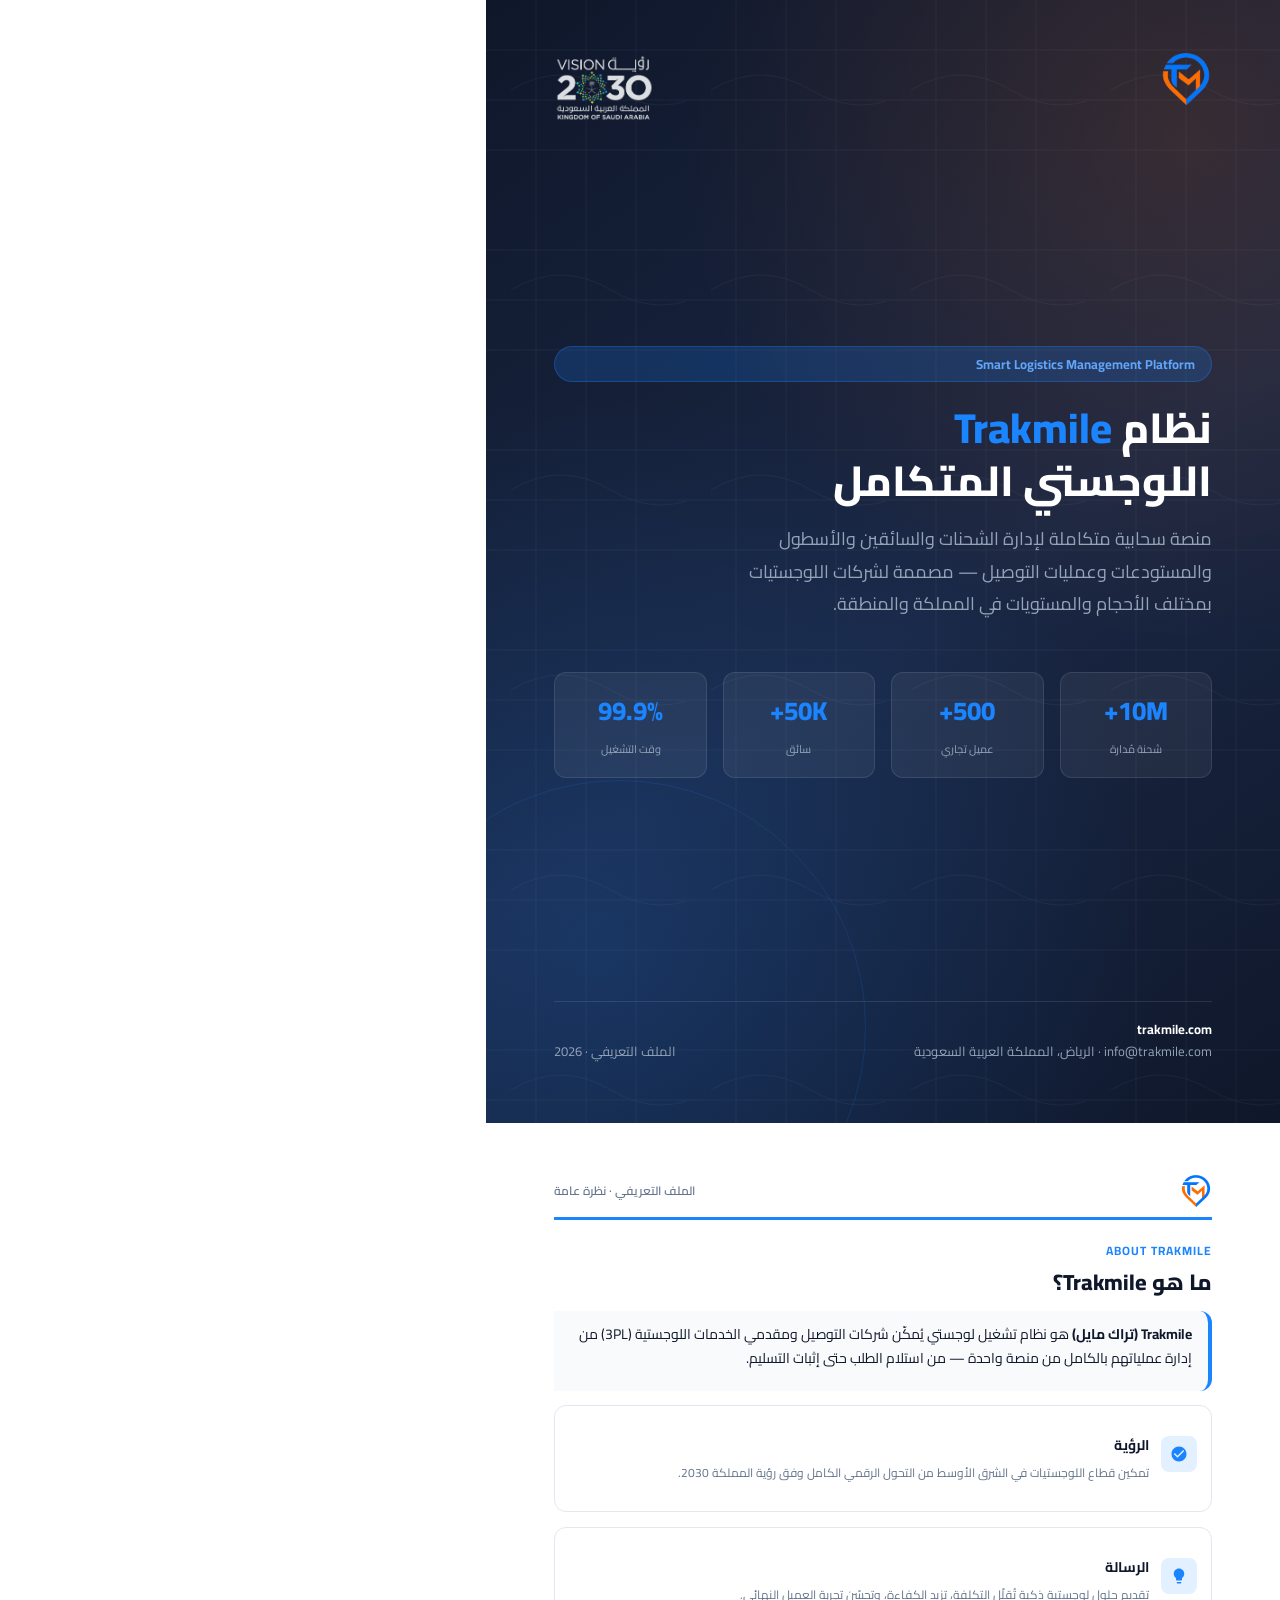
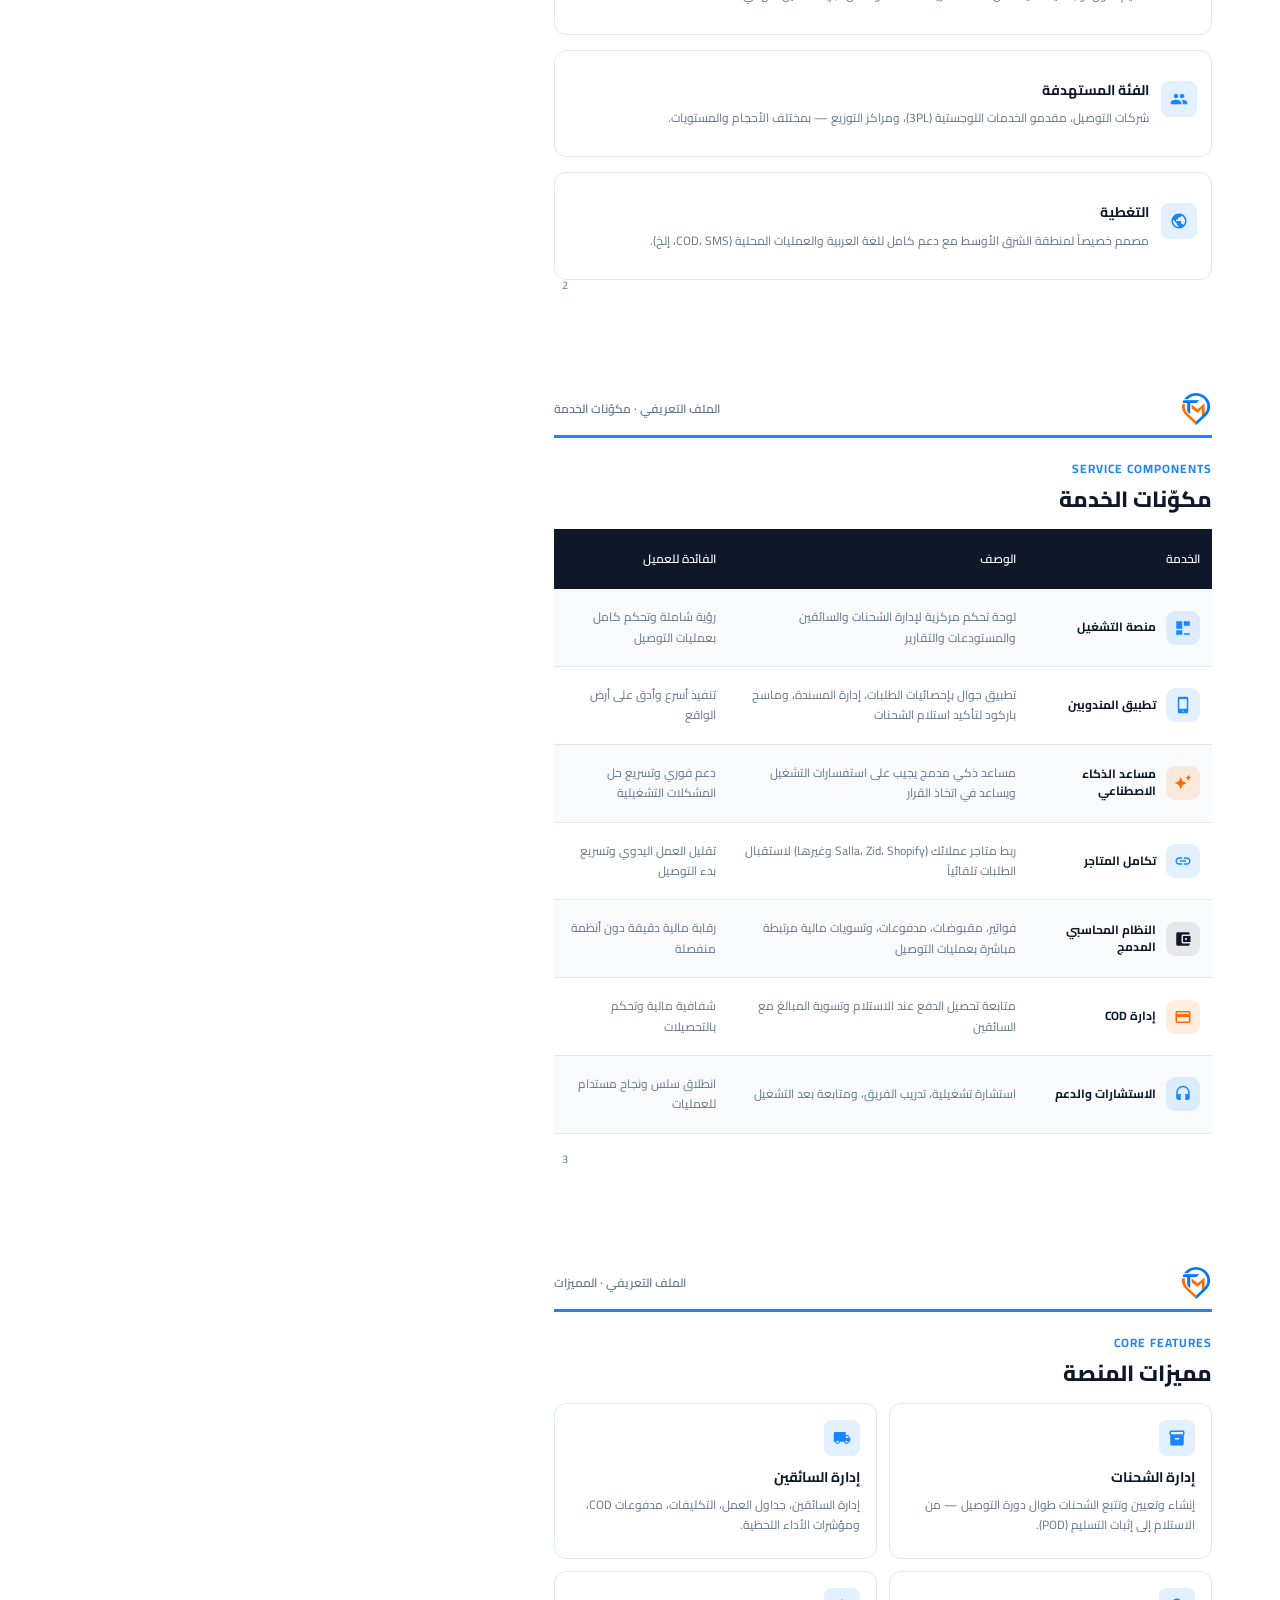
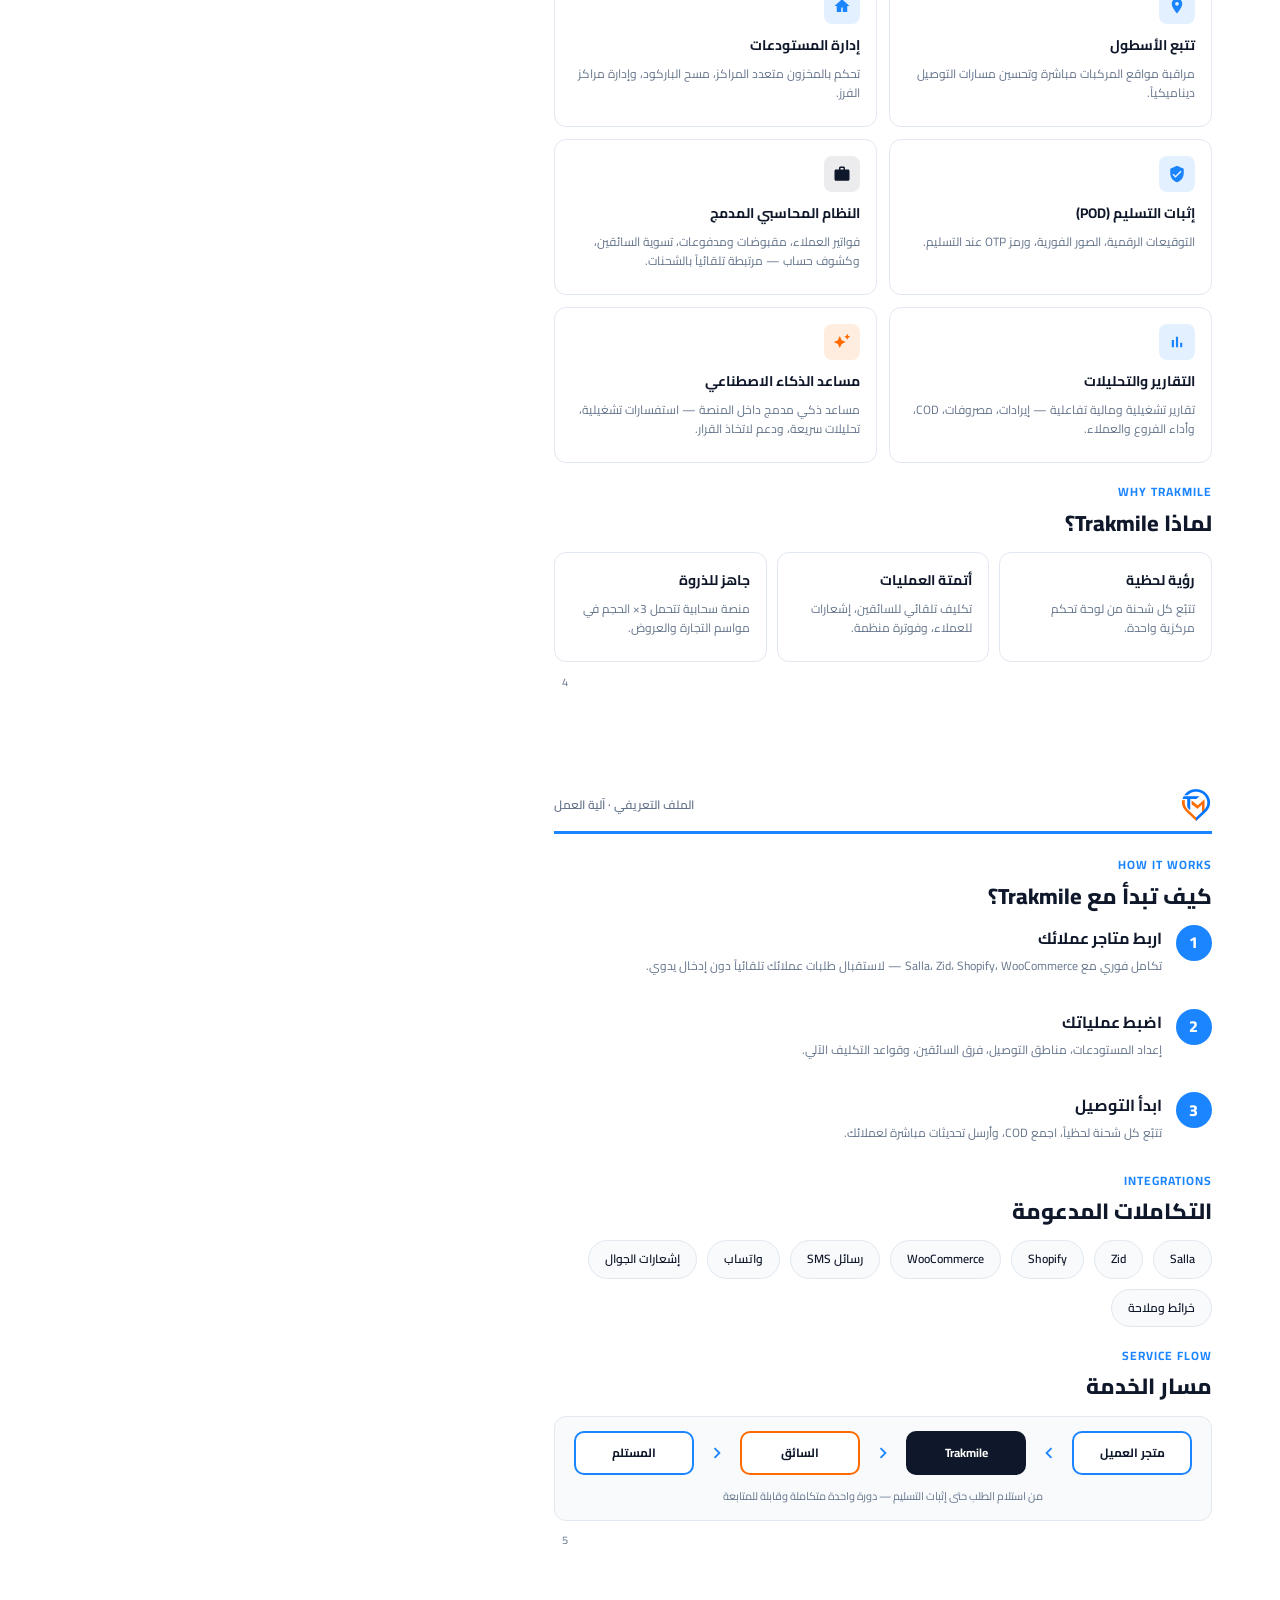
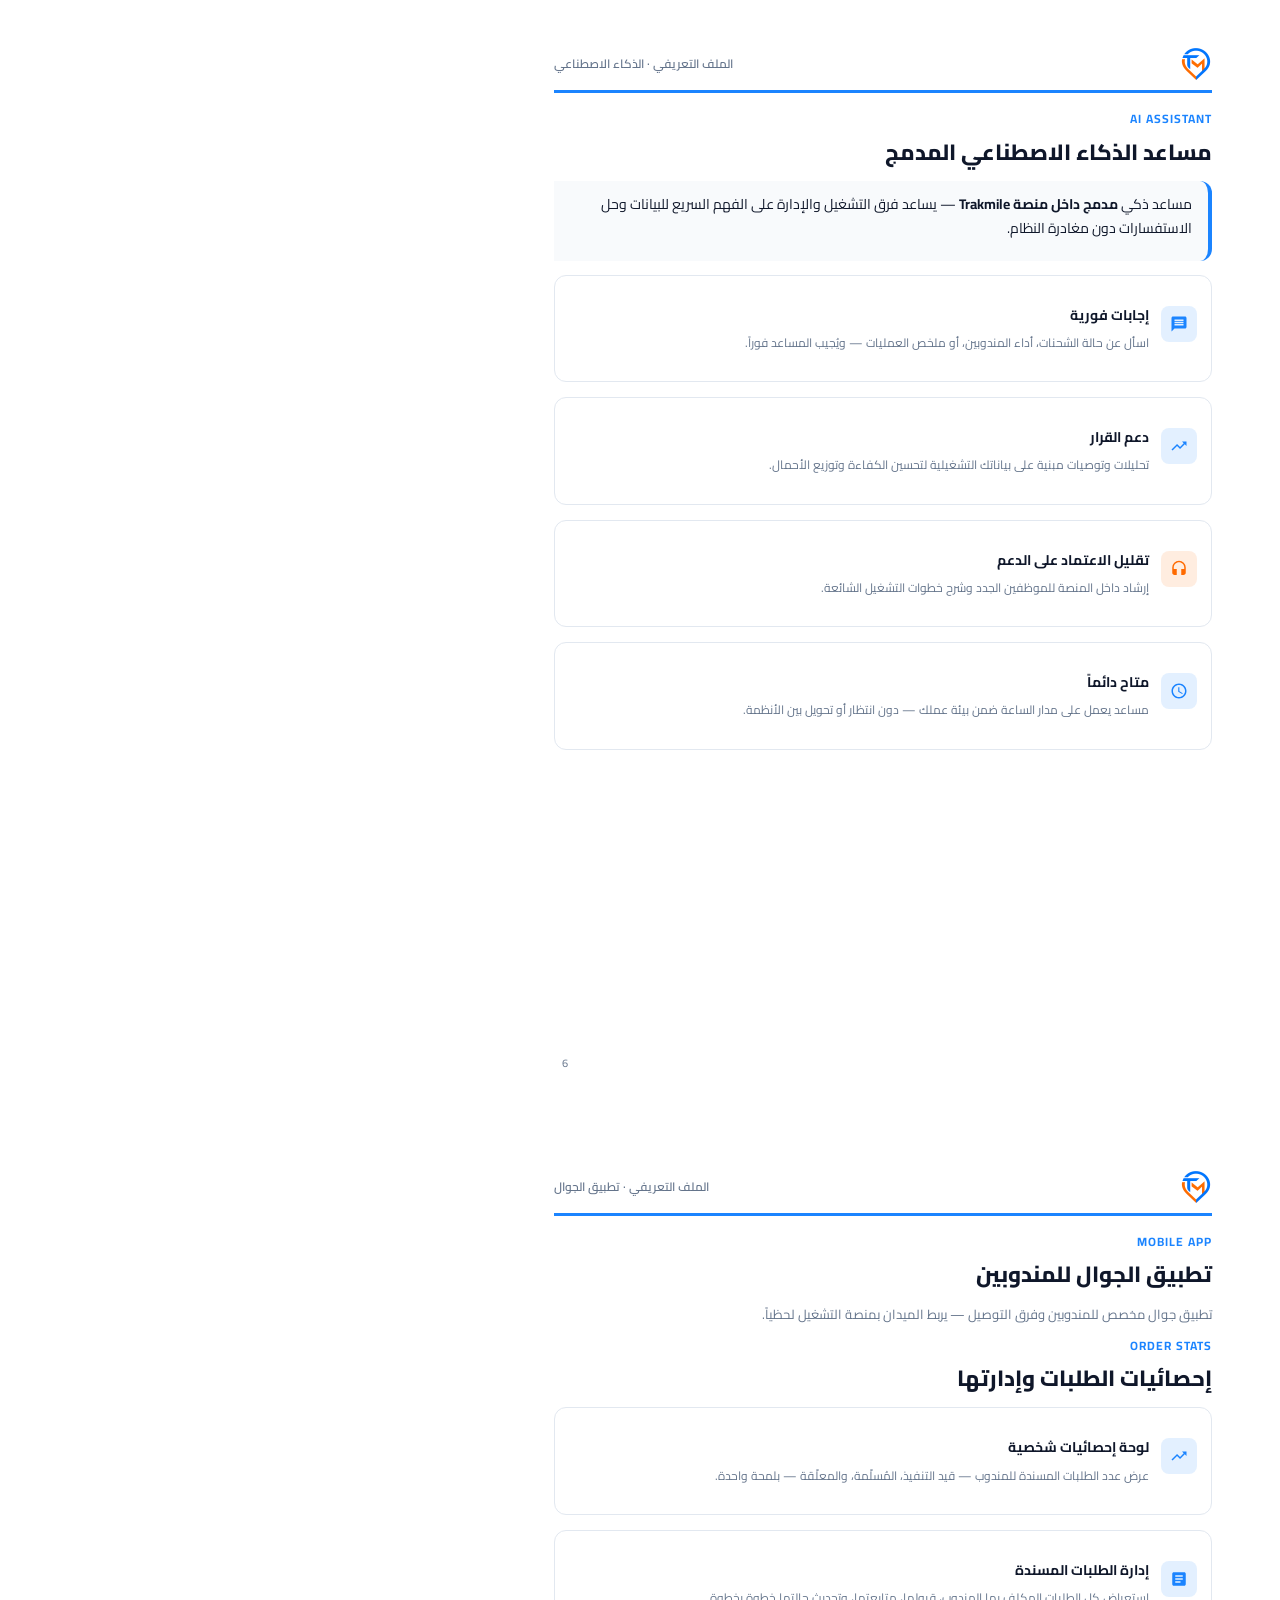
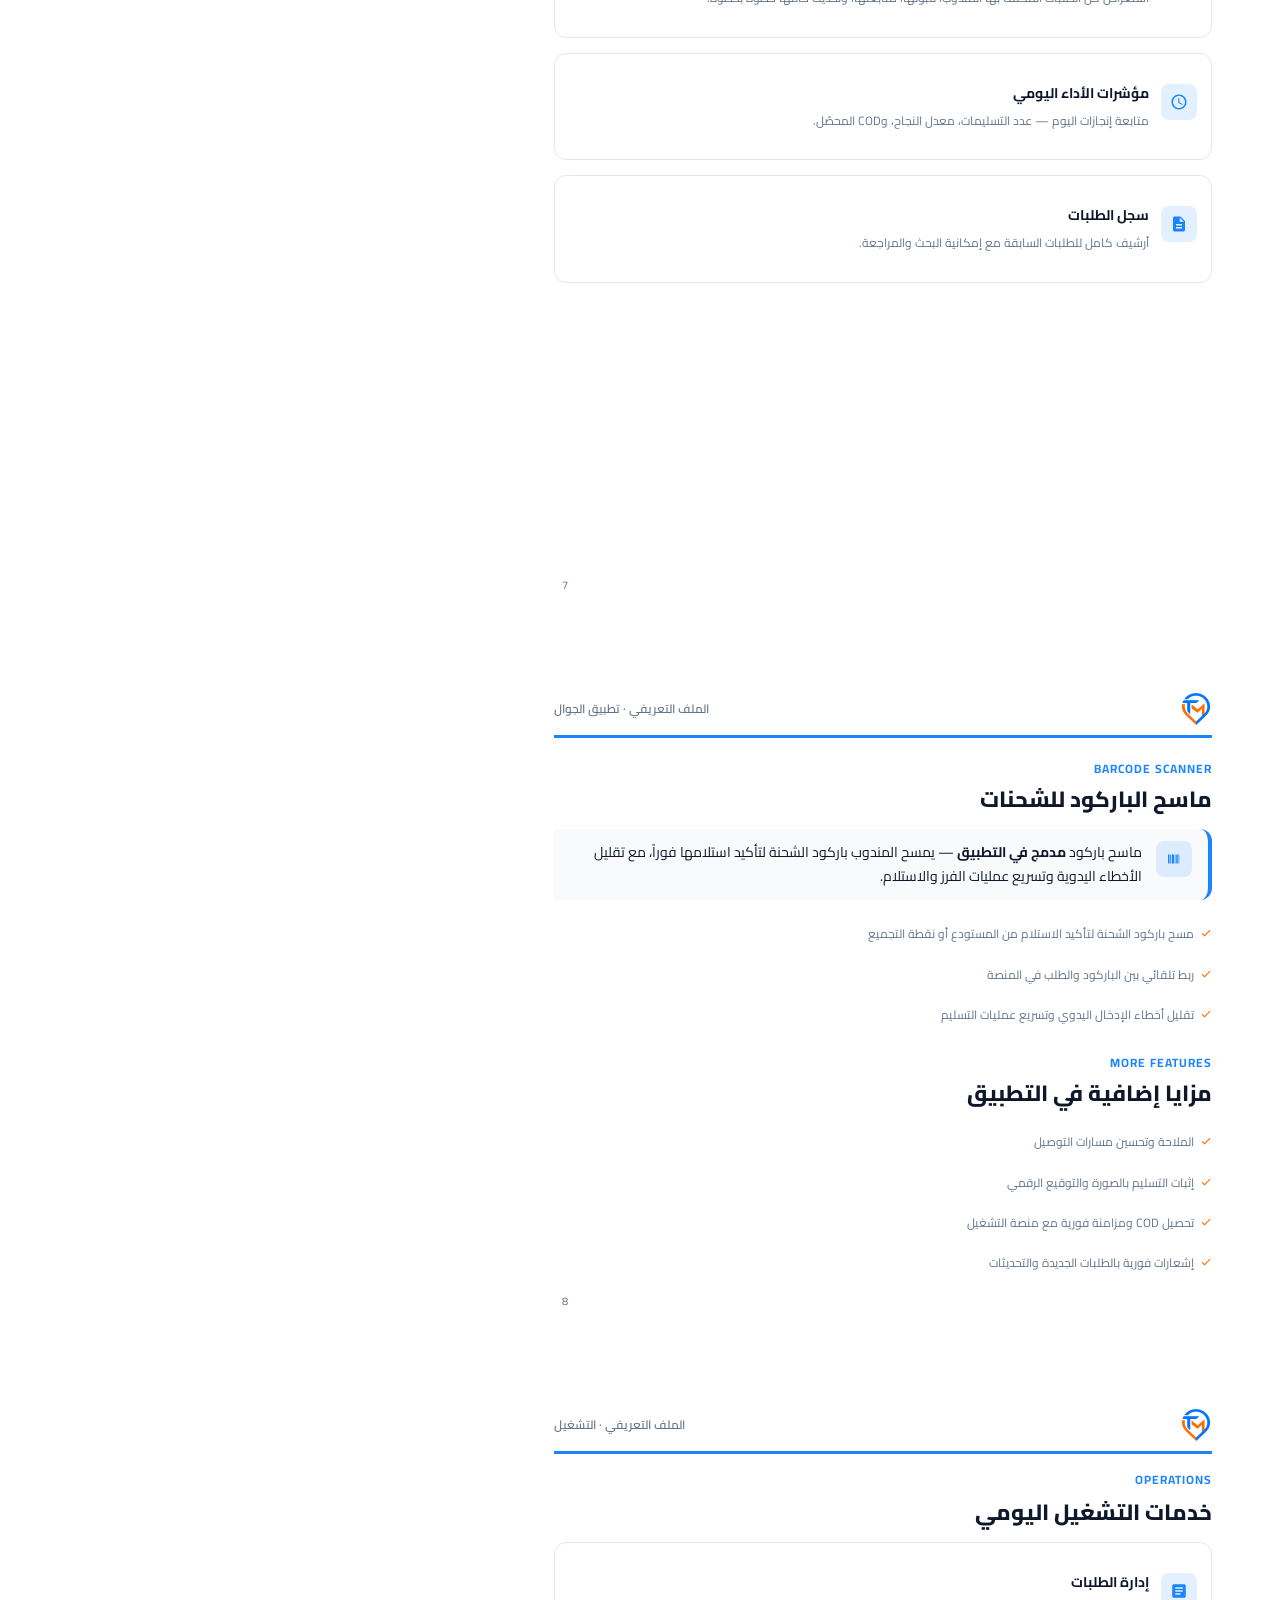
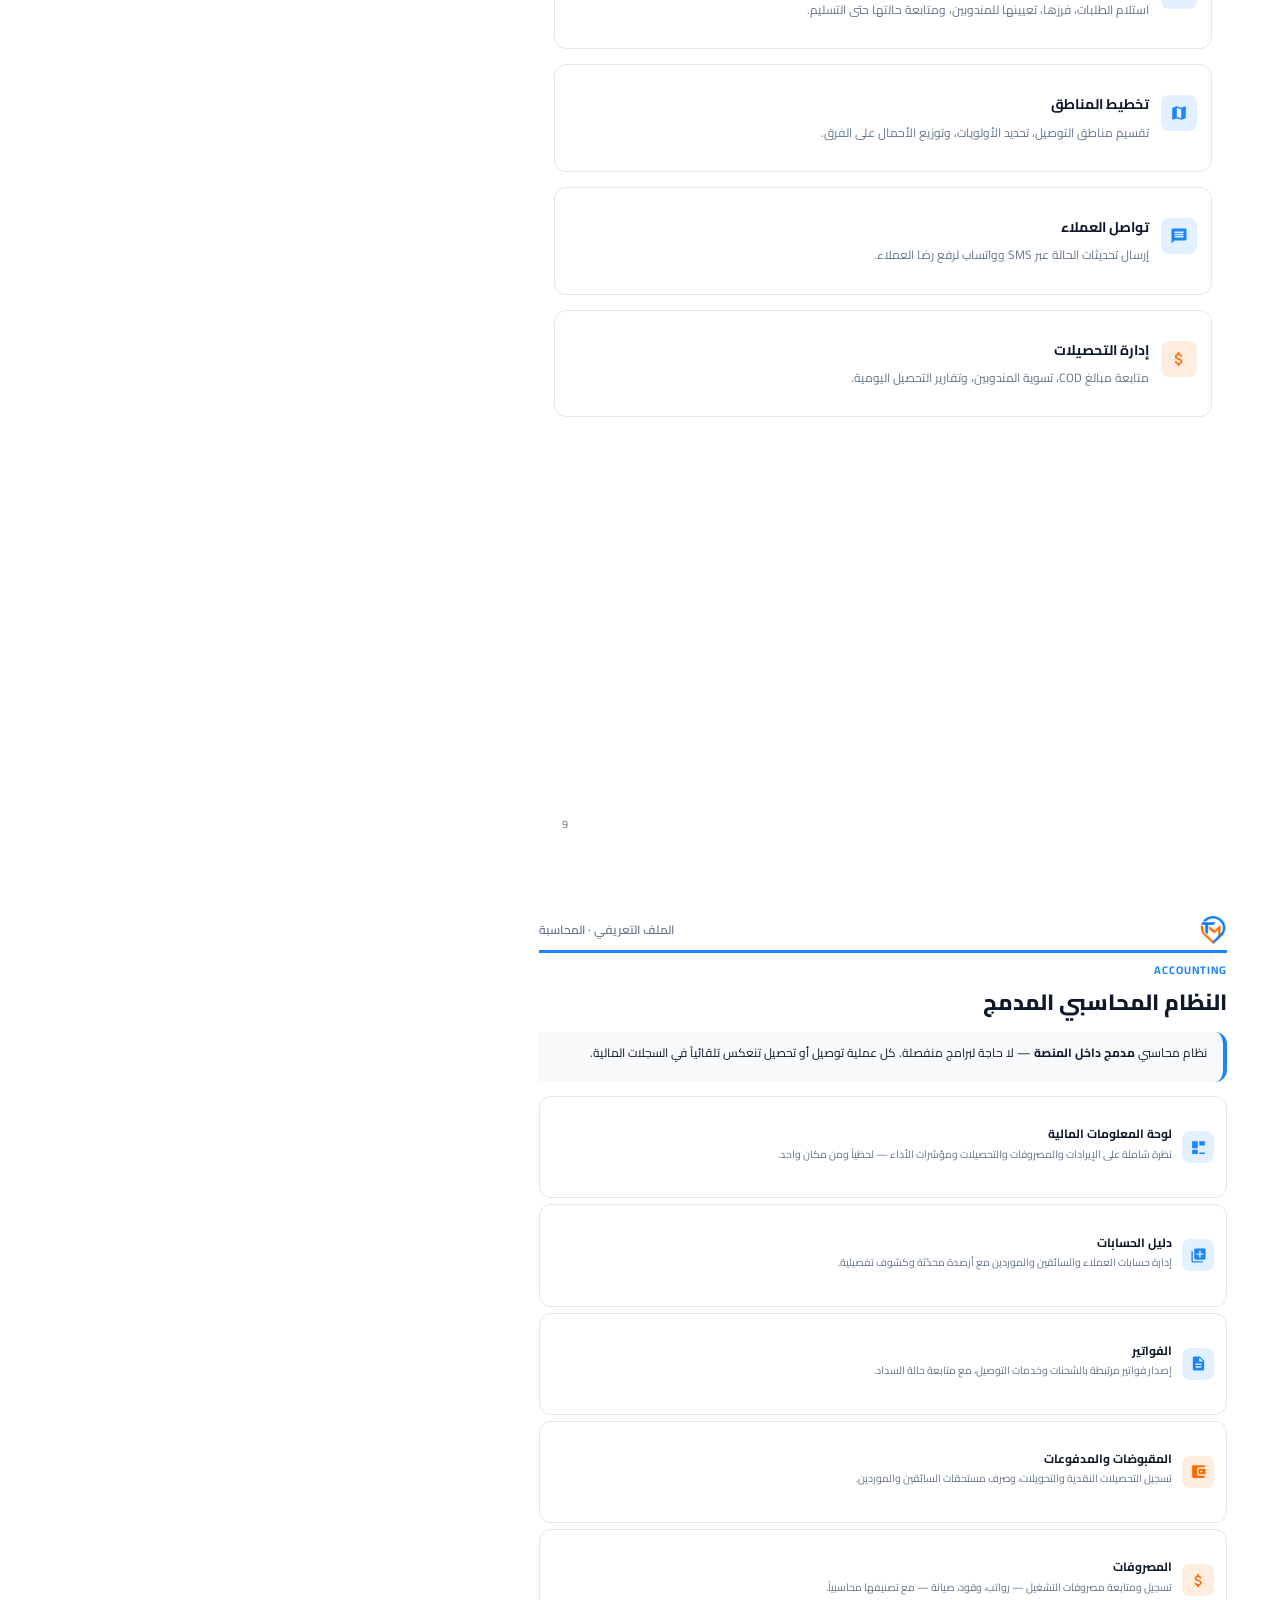
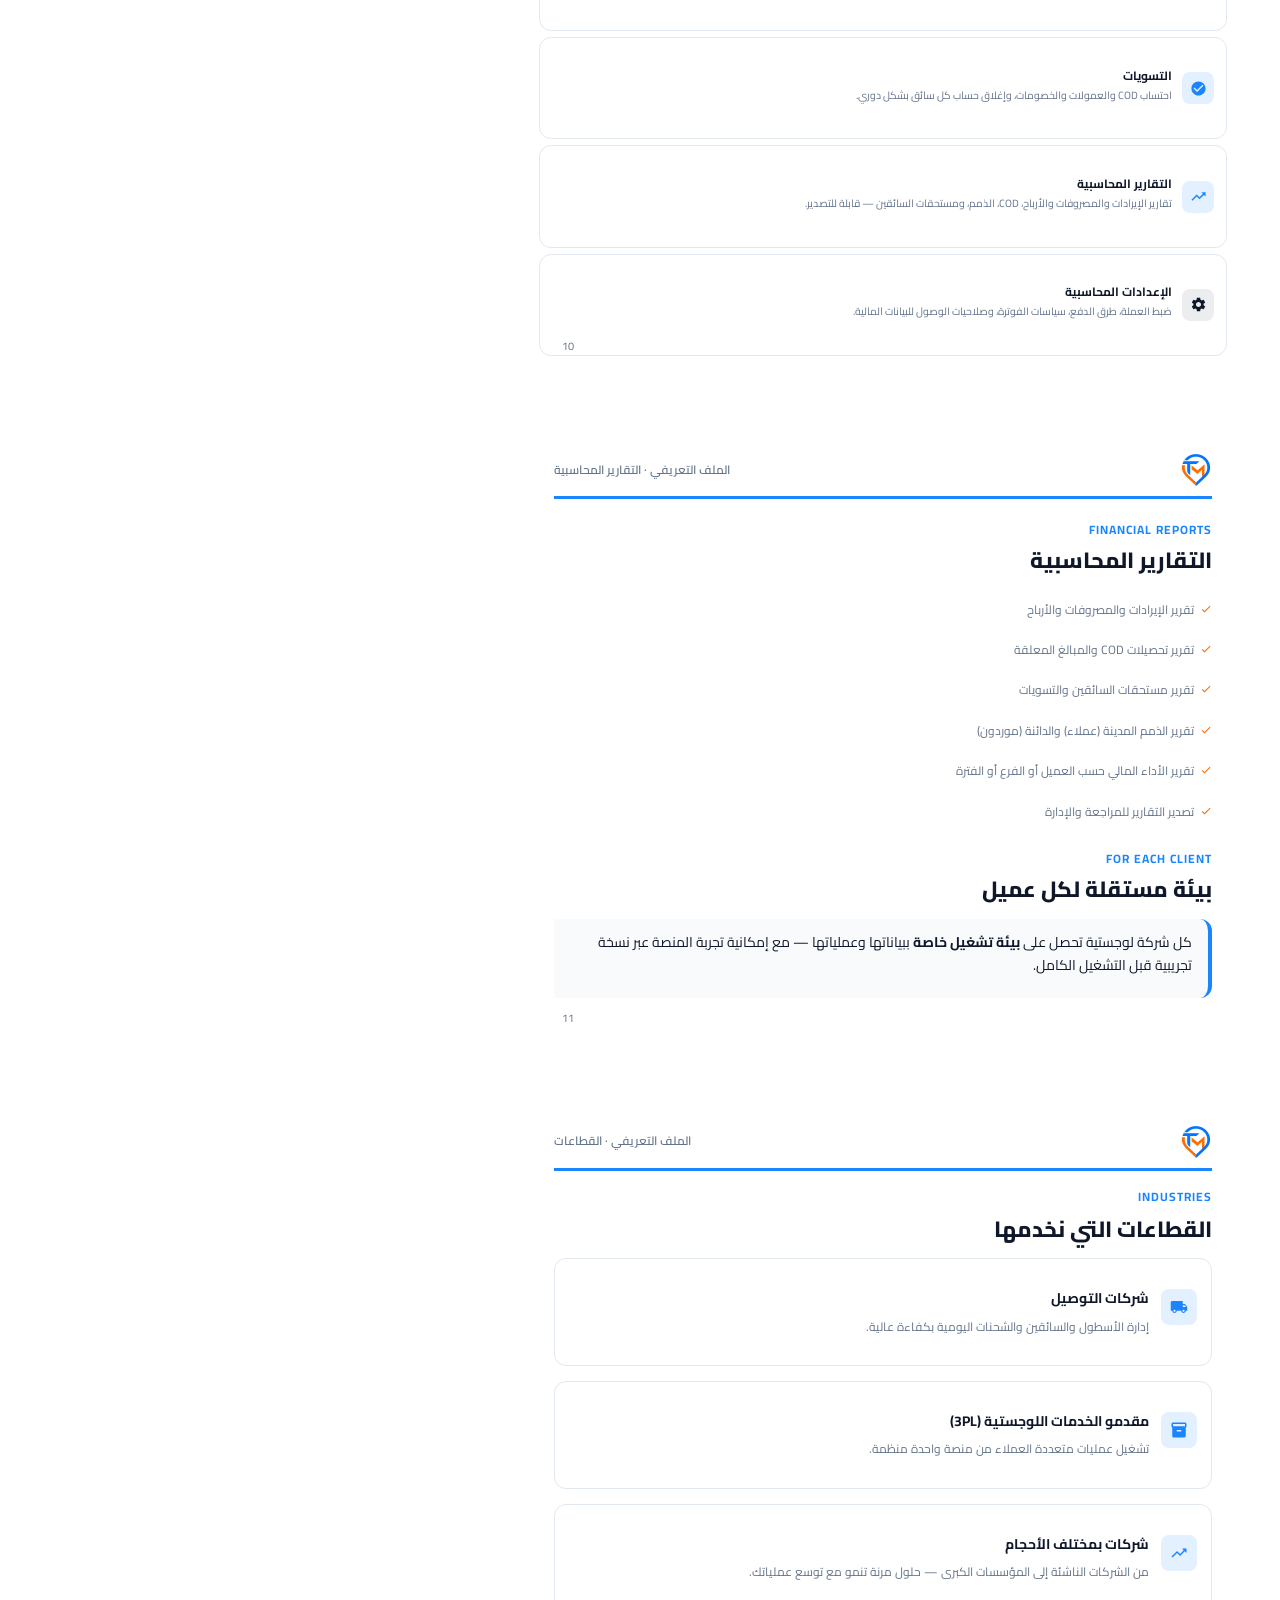
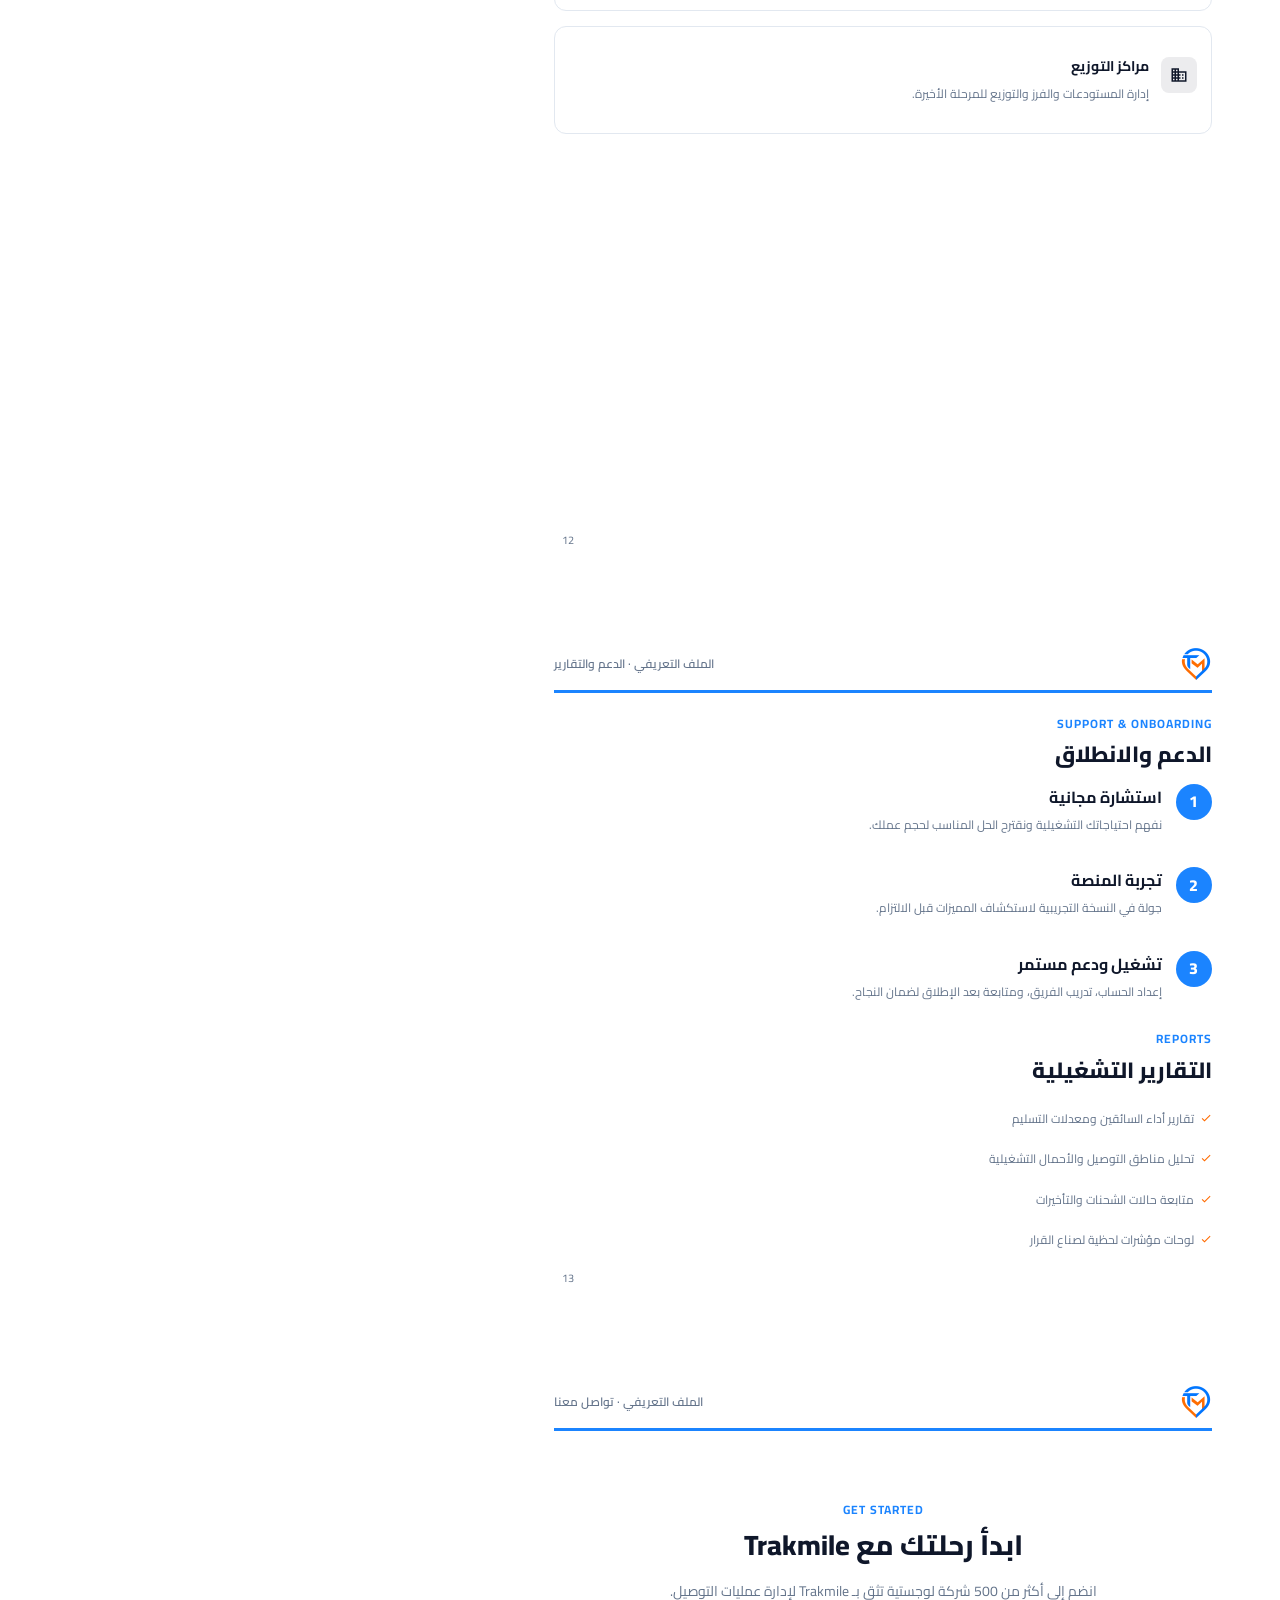
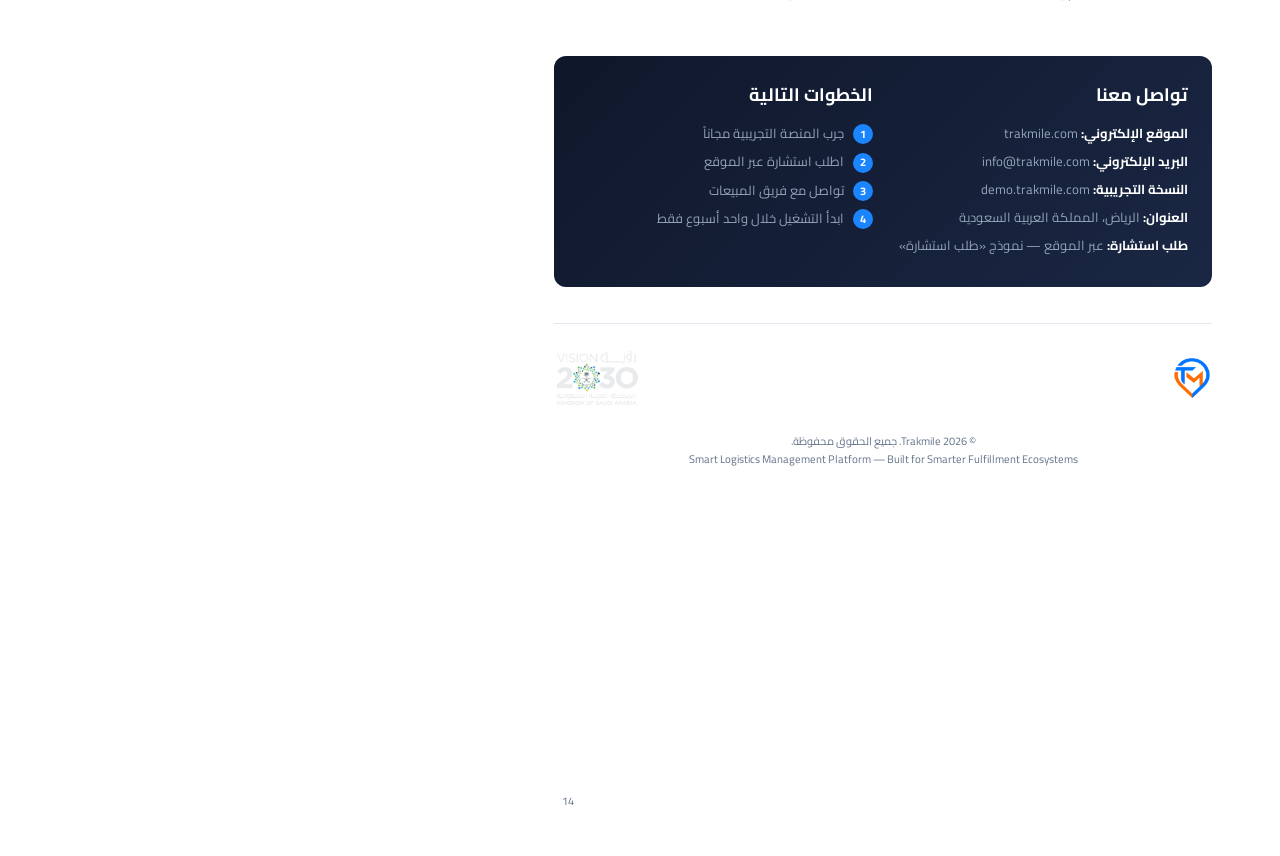
<file: docs/Trakmile-Overview.html>
<!DOCTYPE html>
<html lang="ar" dir="rtl">
<head>
    <meta charset="UTF-8">
    <meta name="viewport" content="width=device-width, initial-scale=1.0">
    <title>تراك مايل | الملف التعريفي — منصة إدارة لوجستية لشركات التوصيل</title>
    <meta name="description" content="الملف التعريفي لمنصة تراك مايل: نظام لوجستي متكامل لإدارة الشحنات والمندوبين والأسطول والمستودعات وعمليات التوصيل في الدول العربية وأفريقيا والأسواق الدولية.">
    <meta name="robots" content="index, follow">
    <link rel="canonical" href="https://trakmile.com/docs/Trakmile-Overview.html">
    <link rel="alternate" hreflang="ar" href="https://trakmile.com/docs/Trakmile-Overview.html">
    <link rel="alternate" hreflang="en" href="https://trakmile.com/docs/Trakmile-Overview-en.html">
    <style>
        @font-face {
            font-family: 'Cairo';
            font-style: normal;
            font-weight: 400;
            font-display: swap;
            src: url('fonts/Cairo-Regular.ttf') format('truetype');
        }
        @font-face {
            font-family: 'Cairo';
            font-style: normal;
            font-weight: 600;
            font-display: swap;
            src: url('fonts/Cairo-SemiBold.ttf') format('truetype');
        }
        @font-face {
            font-family: 'Cairo';
            font-style: normal;
            font-weight: 700;
            font-display: swap;
            src: url('fonts/Cairo-Bold.ttf') format('truetype');
        }
        @font-face {
            font-family: 'Cairo';
            font-style: normal;
            font-weight: 800;
            font-display: swap;
            src: url('fonts/Cairo-ExtraBold.ttf') format('truetype');
        }

        :root {
            --primary: #1B84FF;
            --secondary: #FF6A00;
            --dark: #0F172A;
            --gray: #64748B;
            --light: #F8FAFC;
            --border: #E2E8F0;
        }

        @page {
            size: A4;
            margin: 0;
        }

        * { margin: 0; padding: 0; box-sizing: border-box; }

        body {
            font-family: 'Cairo', 'Segoe UI', Tahoma, Arial, sans-serif;
            color: var(--dark);
            background: #fff;
            line-height: 1.7;
            -webkit-print-color-adjust: exact;
            print-color-adjust: exact;
            font-feature-settings: 'liga' 1, 'calt' 1;
            text-rendering: optimizeLegibility;
        }

        .page {
            width: 210mm;
            padding: 14mm 18mm 16mm;
            page-break-after: always;
            break-after: page;
            page-break-inside: avoid;
            break-inside: avoid-page;
            position: relative;
            box-sizing: border-box;
        }

        .page.fill {
            min-height: 297mm;
        }

        .page.compact .section-label { margin-bottom: 4px; }
        .page.compact h2 { font-size: 22px; margin-bottom: 10px; }
        .page.compact .grid-2 { gap: 12px; margin-bottom: 14px; }
        .page.compact .grid-3 { gap: 10px; margin-bottom: 14px; }
        .page.compact .intro-box { margin-bottom: 14px; padding: 12px 16px; }
        .page.compact .steps { gap: 24px; margin-bottom: 14px; }
        .page.compact .integrations { margin-bottom: 14px; }
        .page.compact .arch-diagram { padding: 14px; margin-bottom: 14px; }
        .page.compact ul.feature-list { margin-bottom: 12px; }
        .page.compact p { margin-bottom: 8px; }

        .page:last-child { page-break-after: auto; }

        /* Cover */
        .cover {
            background: linear-gradient(145deg, #0F172A 0%, #1a2744 55%, #0F172A 100%);
            color: #fff;
            display: flex;
            flex-direction: column;
            justify-content: space-between;
            overflow: hidden;
        }
        .cover::before {
            content: '';
            position: absolute;
            inset: 0;
            background-image:
                radial-gradient(circle at 15% 85%, rgba(27, 132, 255, 0.18) 0%, transparent 48%),
                radial-gradient(circle at 88% 12%, rgba(255, 106, 0, 0.14) 0%, transparent 42%),
                url("data:image/svg+xml,%3Csvg xmlns='http://www.w3.org/2000/svg' width='200' height='200' viewBox='0 0 200 200'%3E%3Cg fill='none' stroke='%23ffffff' stroke-width='0.6' opacity='0.07'%3E%3Cpath d='M0 50h200M0 100h200M0 150h200'/%3E%3Cpath d='M50 0v200M100 0v200M150 0v200'/%3E%3Cpath d='M50 50 Q100 20 150 50 T250 50' transform='translate(-25 40)'/%3E%3C/g%3E%3C/svg%3E");
            background-size: auto, auto, 200px 200px;
            pointer-events: none;
            z-index: 0;
        }
        .cover::after {
            content: '';
            position: absolute;
            bottom: -40mm;
            left: -30mm;
            width: 130mm;
            height: 130mm;
            border-radius: 50%;
            border: 1px solid rgba(27, 132, 255, 0.15);
            pointer-events: none;
            z-index: 0;
        }
        .cover > * {
            position: relative;
            z-index: 1;
        }

        .cover-top { display: flex; justify-content: space-between; align-items: flex-start; }
        .cover-logo { height: 52px; }
        .cover-vision { height: 70px; opacity: 0.95; }

        .cover-main { flex: 1; display: flex; flex-direction: column; justify-content: center; padding: 30mm 0; }
        .cover-badge {
            display: inline-block;
            background: rgba(27,132,255,0.2);
            color: #60A5FA;
            padding: 6px 16px;
            border-radius: 100px;
            font-size: 13px;
            font-weight: 700;
            margin-bottom: 20px;
            border: 1px solid rgba(27,132,255,0.3);
        }
        .cover h1 { font-size: 42px; font-weight: 800; line-height: 1.25; margin-bottom: 16px; }
        .cover h1 span { color: var(--primary); }
        .cover-sub { font-size: 18px; color: #94A3B8; max-width: 480px; line-height: 1.8; }
        .cover-stats {
            display: grid;
            grid-template-columns: repeat(4, 1fr);
            gap: 16px;
            margin-top: 40px;
        }
        .cover-stat {
            background: rgba(255,255,255,0.06);
            border: 1px solid rgba(255,255,255,0.1);
            border-radius: 12px;
            padding: 16px;
            text-align: center;
        }
        .cover-stat strong { display: block; font-size: 26px; color: var(--primary); font-weight: 800; }
        .cover-stat span { font-size: 11px; color: #94A3B8; }

        .cover-footer {
            display: flex;
            justify-content: space-between;
            align-items: flex-end;
            border-top: 1px solid rgba(255,255,255,0.1);
            padding-top: 16px;
            font-size: 13px;
            color: #94A3B8;
        }

        /* Inner pages */
        .page-header {
            display: flex;
            justify-content: space-between;
            align-items: center;
            margin-bottom: 16px;
            padding-bottom: 10px;
            border-bottom: 3px solid var(--primary);
        }
        .page-header img { height: 32px; }
        .page-header span { font-size: 12px; color: var(--gray); font-weight: 600; }

        .section-label {
            font-size: 12px;
            font-weight: 700;
            color: var(--primary);
            text-transform: uppercase;
            letter-spacing: 1px;
            margin-bottom: 8px;
        }
        h2 { font-size: 24px; font-weight: 800; margin-bottom: 12px; color: var(--dark); }
        h3 { font-size: 16px; font-weight: 700; margin-bottom: 6px; color: var(--dark); }
        p { font-size: 13px; color: var(--gray); margin-bottom: 12px; }

        .intro-box {
            background: var(--light);
            border-right: 4px solid var(--primary);
            padding: 16px 20px;
            border-radius: 0 12px 12px 0;
            margin-bottom: 24px;
        }
        .intro-box p { color: var(--dark); font-size: 14px; margin: 0; }

        .grid-2 { display: grid; grid-template-columns: 1fr 1fr; gap: 16px; margin-bottom: 20px; }
        .grid-3 { display: grid; grid-template-columns: repeat(3, 1fr); gap: 14px; margin-bottom: 20px; }

        .card {
            border: 1px solid var(--border);
            border-radius: 12px;
            padding: 16px;
            background: #fff;
        }
        .card-icon {
            width: 36px;
            height: 36px;
            background: rgba(27,132,255,0.12);
            color: var(--primary);
            border-radius: 8px;
            display: flex;
            align-items: center;
            justify-content: center;
            margin-bottom: 10px;
        }
        .card-icon.orange { background: rgba(255,106,0,0.12); color: var(--secondary); }
        .card-icon.dark { background: rgba(15,23,42,0.08); color: var(--dark); }
        .card-icon svg,
        .svc-icon svg { width: 18px; height: 18px; display: block; fill: currentColor; }
        .card h3 { font-size: 14px; margin-bottom: 6px; }
        .card p { font-size: 12px; margin: 0; line-height: 1.6; }

        .industries-page {
            display: flex;
            flex-direction: column;
        }
        .fill-page {
            display: flex;
            flex-direction: column;
        }
        .industry-list {
            flex: 1;
            display: flex;
            flex-direction: column;
            gap: 14px;
            margin-bottom: 0;
        }
        .industry-list .card {
            flex: 1;
            display: flex;
            align-items: center;
            gap: 18px;
            padding: 22px 20px;
        }
        .industry-list .card-icon {
            margin-bottom: 0;
            flex-shrink: 0;
            width: 48px;
            height: 48px;
            border-radius: 10px;
        }
        .industry-list .card-icon svg { width: 22px; height: 22px; }
        .industry-list .card-body { flex: 1; }
        .industry-list .card-body h3 { font-size: 16px; margin-bottom: 6px; }
        .industry-list .card-body p { font-size: 13px; line-height: 1.7; }
        .industry-list.compact-items { gap: 8px; }
        .industry-list.compact-items .card { flex: 0 0 auto; padding: 12px 16px; }
        .industry-list.compact-items .card-icon { width: 36px; height: 36px; }
        .industry-list.compact-items .card-icon svg { width: 18px; height: 18px; }
        .industry-list.compact-items .card-body h3 { font-size: 13px; margin-bottom: 3px; }
        .industry-list.compact-items .card-body p { font-size: 11px; line-height: 1.5; }
        .industry-list.fill-items .card { flex: 1; padding: 20px 18px; }
        .industry-list.fill-items .card-body h3 { font-size: 15px; }
        .industry-list.fill-items .card-body p { font-size: 12px; }
        .fill-page .intro-box { margin-bottom: 10px; padding: 10px 14px; }
        .fill-page .intro-box p { font-size: 13px; }
        .fill-page h2 { margin-bottom: 8px; font-size: 22px; }

        .accounting-page {
            padding: 10mm 14mm 12mm;
            display: flex;
            flex-direction: column;
            min-height: 297mm;
        }
        .accounting-page .page-header { margin-bottom: 8px; padding-bottom: 6px; }
        .accounting-page .page-header img { height: 28px; }
        .accounting-page .section-label { margin-bottom: 3px; font-size: 11px; }
        .accounting-page h2 { font-size: 20px; margin-bottom: 6px; }
        .accounting-page .intro-box { margin-bottom: 8px; padding: 8px 12px; }
        .accounting-page .intro-box p { font-size: 12px; line-height: 1.55; }
        .accounting-page .industry-list { gap: 6px; flex: 1; }
        .accounting-page .industry-list .card { flex: 1; padding: 9px 12px; gap: 10px; align-items: center; }
        .accounting-page .industry-list .card-icon { width: 32px; height: 32px; border-radius: 8px; margin-bottom: 0; flex-shrink: 0; }
        .accounting-page .industry-list .card-icon svg { width: 17px; height: 17px; }
        .accounting-page .industry-list .card-body h3 { font-size: 12px; margin-bottom: 2px; }
        .accounting-page .industry-list .card-body p { font-size: 10.5px; line-height: 1.45; }

        .vertical-page {
            display: flex;
            flex-direction: column;
            min-height: 297mm;
        }
        .vertical-page .industry-list { flex: 1; gap: 15px; margin-bottom: 0; }

        .about-page .intro-box { margin-bottom: 15px; }
        .feature-cards,
        .about-cards,
        .vertical-page .industry-list,
        .industries-page .industry-list {
            display: flex;
            flex-direction: column;
            gap: 15px;
        }
        .feature-card,
        .about-card,
        .vertical-page .industry-list .card,
        .industries-page .industry-list .card {
            display: flex;
            align-items: flex-start;
            gap: 12px;
            padding: 30px 14px;
            border: 1px solid var(--border);
            border-radius: 12px;
            background: #fff;
            flex: none;
            height: auto;
            min-height: 0;
        }
        .feature-card .card-icon,
        .about-card .card-icon,
        .vertical-page .industry-list .card-icon,
        .industries-page .industry-list .card-icon {
            width: 36px;
            height: 36px;
            border-radius: 8px;
            margin: 0;
            flex-shrink: 0;
        }
        .feature-card .card-icon svg,
        .about-card .card-icon svg,
        .vertical-page .industry-list .card-icon svg,
        .industries-page .industry-list .card-icon svg { width: 18px; height: 18px; }
        .feature-card .card-body,
        .about-card .card-body,
        .vertical-page .industry-list .card-body,
        .industries-page .industry-list .card-body {
            flex: 1;
            min-width: 0;
        }
        .feature-card .card-body h3,
        .about-card .card-body h3,
        .vertical-page .industry-list .card-body h3,
        .industries-page .industry-list .card-body h3 {
            font-size: 14px;
            line-height: 1.3;
            margin: 0 0 10px;
        }
        .feature-card .card-body p,
        .about-card .card-body p,
        .vertical-page .industry-list .card-body p,
        .industries-page .industry-list .card-body p {
            font-size: 12px;
            line-height: 1.45;
            margin: 0;
        }

        @media print {
            .about-page .about-cards,
            .vertical-page .industry-list,
            .industries-page .industry-list {
                display: flex;
                flex-direction: column;
                gap: 15px;
            }
            .about-page .about-card,
            .vertical-page .industry-list .card,
            .industries-page .industry-list .card {
                display: flex;
                flex: none;
                flex-grow: 0;
                flex-shrink: 0;
                align-items: flex-start;
                height: auto;
                min-height: 0;
                max-height: none;
                padding: 30px 14px;
                break-inside: avoid;
                page-break-inside: avoid;
            }
            .about-page .about-card .card-body h3,
            .about-page .about-card .card-body p,
            .vertical-page .industry-list .card-body h3,
            .vertical-page .industry-list .card-body p,
            .industries-page .industry-list .card-body h3,
            .industries-page .industry-list .card-body p {
                margin: 0;
            }
            .about-page .about-card .card-body h3,
            .vertical-page .industry-list .card-body h3,
            .industries-page .industry-list .card-body h3 {
                margin-bottom: 10px;
            }
        }

        .steps { display: flex; flex-direction: column; gap: 32px; margin-bottom: 20px; }
        .step {
            display: flex;
            gap: 14px;
            align-items: flex-start;
        }
        .step-num {
            width: 36px;
            height: 36px;
            min-width: 36px;
            background: var(--primary);
            color: #fff;
            border-radius: 50%;
            display: flex;
            align-items: center;
            justify-content: center;
            font-weight: 800;
            font-size: 16px;
        }
        .step-content h3 { margin-bottom: 4px; }
        .step-content p { margin: 0; font-size: 12px; }

        table {
            width: 100%;
            border-collapse: collapse;
            font-size: 12px;
            margin-bottom: 20px;
        }
        th {
            background: var(--dark);
            color: #fff;
            padding: 20px 12px;
            text-align: right;
            font-weight: 600;
        }
        td {
            padding: 18px 12px;
            border-bottom: 1px solid var(--border);
            color: var(--gray);
        }
        tr:nth-child(even) td { background: var(--light); }

        td.service-col { vertical-align: middle; width: 28%; }
        .service-name {
            display: flex;
            align-items: center;
            gap: 10px;
            color: var(--dark);
            font-weight: 700;
            font-size: 12px;
            line-height: 1.4;
        }
        .svc-icon {
            width: 34px;
            height: 34px;
            min-width: 34px;
            background: rgba(27,132,255,0.12);
            border-radius: 9px;
            display: flex;
            align-items: center;
            justify-content: center;
            color: var(--primary);
        }
        .svc-icon.orange { background: rgba(255,106,0,0.12); color: var(--secondary); }
        .svc-icon.dark { background: rgba(15,23,42,0.08); color: var(--dark); }

        .arch-diagram {
            background: var(--light);
            border: 1px solid var(--border);
            border-radius: 12px;
            padding: 20px;
            margin-bottom: 20px;
        }
        .arch-row {
            display: flex;
            align-items: center;
            justify-content: center;
            gap: 12px;
            flex-wrap: wrap;
            margin-bottom: 12px;
        }
        .arch-box {
            background: #fff;
            border: 2px solid var(--primary);
            border-radius: 10px;
            padding: 10px 16px;
            font-size: 12px;
            font-weight: 700;
            text-align: center;
            min-width: 120px;
        }
        .arch-box.orange { border-color: var(--secondary); }
        .arch-box.dark { background: var(--dark); color: #fff; border-color: var(--dark); }
        .arch-arrow { color: var(--primary); font-size: 20px; font-weight: 700; }

        .integrations {
            display: flex;
            flex-wrap: wrap;
            gap: 10px;
            margin-bottom: 20px;
        }
        .integration-tag {
            background: var(--light);
            border: 1px solid var(--border);
            padding: 8px 16px;
            border-radius: 100px;
            font-size: 12px;
            font-weight: 600;
            color: var(--dark);
        }

        .contact-bar {
            background: linear-gradient(135deg, var(--dark), #1a2744);
            color: #fff;
            border-radius: 12px;
            padding: 24px;
            display: grid;
            grid-template-columns: 1fr 1fr;
            gap: 20px;
            margin-top: 20px;
        }
        .contact-bar h3 { color: #fff; font-size: 18px; margin-bottom: 12px; }
        .contact-item { font-size: 13px; color: #94A3B8; margin-bottom: 6px; }
        .contact-item strong { color: #fff; }

        .page-num {
            position: absolute;
            bottom: 12mm;
            left: 20mm;
            font-size: 11px;
            color: var(--gray);
        }

        ul.feature-list {
            list-style: none;
            margin-bottom: 16px;
        }
        ul.feature-list li {
            font-size: 12px;
            color: var(--gray);
            padding: 10px 0;
            padding-right: 18px;
            position: relative;
        }
        ul.feature-list li::before {
            content: '';
            position: absolute;
            right: 0;
            top: 13px;
            width: 12px;
            height: 12px;
            background-color: var(--secondary);
            -webkit-mask: url("data:image/svg+xml,%3Csvg xmlns='http://www.w3.org/2000/svg' viewBox='0 0 24 24'%3E%3Cpath d='M9 16.17L4.83 12l-1.42 1.41L9 19 21 7l-1.41-1.41z'/%3E%3C/svg%3E") center/contain no-repeat;
            mask: url("data:image/svg+xml,%3Csvg xmlns='http://www.w3.org/2000/svg' viewBox='0 0 24 24'%3E%3Cpath d='M9 16.17L4.83 12l-1.42 1.41L9 19 21 7l-1.41-1.41z'/%3E%3C/svg%3E") center/contain no-repeat;
        }

        .arch-arrow svg { width: 22px; height: 22px; fill: var(--primary); display: block; }
        .step-dot {
            display: inline-flex;
            align-items: center;
            justify-content: center;
            width: 20px;
            height: 20px;
            background: var(--primary);
            color: #fff;
            border-radius: 50%;
            font-size: 11px;
            font-weight: 700;
            margin-left: 6px;
        }
    </style>
</head>
<body>

<!-- صفحة الغلاف -->
<div class="page cover fill">
    <div class="cover-top">
        <img src="../imgs/logo.png" alt="Trakmile" class="cover-logo">
        <img src="../imgs/visionn3.png" alt="Vision 2030" class="cover-vision">
    </div>
    <div class="cover-main">
        <span class="cover-badge">Smart Logistics Management Platform</span>
        <h1>نظام <span>Trakmile</span><br>اللوجستي المتكامل</h1>
        <p class="cover-sub">منصة سحابية متكاملة لإدارة الشحنات والسائقين والأسطول والمستودعات وعمليات التوصيل — مصممة لشركات اللوجستيات بمختلف الأحجام والمستويات في المملكة والمنطقة.</p>
        <div class="cover-stats">
            <div class="cover-stat"><strong>10M+</strong><span>شحنة مُدارة</span></div>
            <div class="cover-stat"><strong>500+</strong><span>عميل تجاري</span></div>
            <div class="cover-stat"><strong>50K+</strong><span>سائق</span></div>
            <div class="cover-stat"><strong>99.9%</strong><span>وقت التشغيل</span></div>
        </div>
    </div>
    <div class="cover-footer">
        <div>
            <strong style="color:#fff">trakmile.com</strong><br>
            info@trakmile.com · الرياض، المملكة العربية السعودية
        </div>
        <div>الملف التعريفي · 2026</div>
    </div>
</div>

<!-- نظرة عامة -->
<div class="page compact about-page">
    <div class="page-header">
        <img src="../imgs/logo.png" alt="Trakmile">
        <span>الملف التعريفي · نظرة عامة</span>
    </div>

    <span class="section-label">About Trakmile</span>
    <h2>ما هو Trakmile؟</h2>

    <div class="intro-box">
        <p><strong>Trakmile (تراك مايل)</strong> هو نظام تشغيل لوجستي يُمكّن شركات التوصيل ومقدمي الخدمات اللوجستية (3PL) من إدارة عملياتهم بالكامل من منصة واحدة — من استلام الطلب حتى إثبات التسليم.</p>
    </div>

    <div class="about-cards">
        <div class="about-card">
            <div class="card-icon"><svg viewBox="0 0 24 24"><path d="M12 2C6.48 2 2 6.48 2 12s4.48 10 10 10 10-4.48 10-10S17.52 2 12 2zm-2 15l-5-5 1.41-1.41L10 14.17l7.59-7.59L19 8l-9 9z"/></svg></div>
            <div class="card-body">
                <h3>الرؤية</h3>
                <p>تمكين قطاع اللوجستيات في الشرق الأوسط من التحول الرقمي الكامل وفق رؤية المملكة 2030.</p>
            </div>
        </div>
        <div class="about-card">
            <div class="card-icon"><svg viewBox="0 0 24 24"><path d="M9 21c0 .55.45 1 1 1h4c.55 0 1-.45 1-1v-1H9v1zm3-19C8.14 2 5 5.14 5 9c0 2.38 1.19 4.47 3 5.74V17c0 .55.45 1 1 1h6c.55 0 1-.45 1-1v-2.26c1.81-1.27 3-3.36 3-5.74 0-3.86-3.14-7-7-7z"/></svg></div>
            <div class="card-body">
                <h3>الرسالة</h3>
                <p>تقديم حلول لوجستية ذكية تُقلّل التكلفة، تزيد الكفاءة، وتحسّن تجربة العميل النهائي.</p>
            </div>
        </div>
        <div class="about-card">
            <div class="card-icon"><svg viewBox="0 0 24 24"><path d="M16 11c1.66 0 2.99-1.34 2.99-3S17.66 5 16 5c-1.66 0-3 1.34-3 3s1.34 3 3 3zm-8 0c1.66 0 2.99-1.34 2.99-3S9.66 5 8 5C6.34 5 5 6.34 5 8s1.34 3 3 3zm0 2c-2.33 0-7 1.17-7 3.5V19h14v-2.5c0-2.33-4.67-3.5-7-3.5zm8 0c-.29 0-.62.02-.97.05 1.16.84 1.97 1.97 1.97 3.45V19h6v-2.5c0-2.33-4.67-3.5-7-3.5z"/></svg></div>
            <div class="card-body">
                <h3>الفئة المستهدفة</h3>
                <p>شركات التوصيل، مقدمو الخدمات اللوجستية (3PL)، ومراكز التوزيع — بمختلف الأحجام والمستويات.</p>
            </div>
        </div>
        <div class="about-card">
            <div class="card-icon"><svg viewBox="0 0 24 24"><path d="M12 2C6.48 2 2 6.48 2 12s4.48 10 10 10 10-4.48 10-10S17.52 2 12 2zm-1 17.93c-3.94-.49-7-3.85-7-7.93 0-.62.08-1.21.21-1.79L9 15v1c0 1.1.9 2 2 2v1.93zm6.9-2.54c-.26-.81-1-1.39-1.9-1.39h-1v-3c0-.55-.45-1-1-1H8v-2h2c.55 0 1-.45 1-1V7h2c1.1 0 2-.9 2-2v-.41c2.93 1.19 5 4.06 5 7.41 0 2.08-.8 3.97-2.1 5.39z"/></svg></div>
            <div class="card-body">
                <h3>التغطية</h3>
                <p>مصمم خصيصاً لمنطقة الشرق الأوسط مع دعم كامل للغة العربية والعمليات المحلية (COD، SMS، إلخ).</p>
            </div>
        </div>
    </div>

    <div class="page-num">2</div>
</div>

<!-- مكوّنات الخدمة -->
<div class="page compact">
    <div class="page-header">
        <img src="../imgs/logo.png" alt="Trakmile">
        <span>الملف التعريفي · مكوّنات الخدمة</span>
    </div>

    <span class="section-label">Service Components</span>
    <h2>مكوّنات الخدمة</h2>
    <table>
        <tr><th>الخدمة</th><th>الوصف</th><th>الفائدة للعميل</th></tr>
        <tr>
            <td class="service-col">
                <div class="service-name">
                    <span class="svc-icon"><svg viewBox="0 0 24 24"><path d="M3 3h8v10H3V3zm10 0h8v6h-8V3zM3 15h8v6H3v-6zm10 4h8v2h-8v-2z"/></svg></span>
                    <span>منصة التشغيل</span>
                </div>
            </td>
            <td>لوحة تحكم مركزية لإدارة الشحنات والسائقين والمستودعات والتقارير</td>
            <td>رؤية شاملة وتحكم كامل بعمليات التوصيل</td>
        </tr>
        <tr>
            <td class="service-col">
                <div class="service-name">
                    <span class="svc-icon"><svg viewBox="0 0 24 24"><path d="M17 1H7c-1.1 0-2 .9-2 2v18c0 1.1.9 2 2 2h10c1.1 0 2-.9 2-2V3c0-1.1-.9-2-2-2zm-5 20c-.55 0-1-.45-1-1s.45-1 1-1 1 .45 1 1-.45 1-1 1zm5-4H7V4h10v13z"/></svg></span>
                    <span>تطبيق المندوبين</span>
                </div>
            </td>
            <td>تطبيق جوال بإحصائيات الطلبات، إدارة المسندة، وماسح باركود لتأكيد استلام الشحنات</td>
            <td>تنفيذ أسرع وأدق على أرض الواقع</td>
        </tr>
        <tr>
            <td class="service-col">
                <div class="service-name">
                    <span class="svc-icon orange"><svg viewBox="0 0 24 24"><path d="M19 9l1.25-2.75L23 5l-2.75-1.25L19 1l-1.25 2.75L15 5l2.75 1.25L19 9zM11.5 9.5L9 4 6.5 9.5 1 12l5.5 2.5L9 20l2.5-5.5L17 12l-5.5-2.5z"/></svg></span>
                    <span>مساعد الذكاء الاصطناعي</span>
                </div>
            </td>
            <td>مساعد ذكي مدمج يجيب على استفسارات التشغيل ويساعد في اتخاذ القرار</td>
            <td>دعم فوري وتسريع حل المشكلات التشغيلية</td>
        </tr>
        <tr>
            <td class="service-col">
                <div class="service-name">
                    <span class="svc-icon"><svg viewBox="0 0 24 24"><path d="M3.9 12c0-1.71 1.39-3.1 3.1-3.1h4V7H7c-2.76 0-5 2.24-5 5s2.24 5 5 5h4v-1.9H7c-1.71 0-3.1-1.39-3.1-3.1zM8 13h8v-2H8v2zm9-6h-4v1.9h4c1.71 0 3.1 1.39 3.1 3.1s-1.39 3.1-3.1 3.1h-4V17h4c2.76 0 5-2.24 5-5s-2.24-5-5-5z"/></svg></span>
                    <span>تكامل المتاجر</span>
                </div>
            </td>
            <td>ربط متاجر عملائك (Salla، Zid، Shopify وغيرها) لاستقبال الطلبات تلقائياً</td>
            <td>تقليل العمل اليدوي وتسريع بدء التوصيل</td>
        </tr>
        <tr>
            <td class="service-col">
                <div class="service-name">
                    <span class="svc-icon dark"><svg viewBox="0 0 24 24"><path d="M21 18v1c0 1.1-.9 2-2 2H5c-1.11 0-2-.9-2-2V5c0-1.1.89-2 2-2h14c1.1 0 2 .9 2 2v1h-9c-1.11 0-2 .9-2 2v8c0 1.1.89 2 2 2h9zm-9-2h10V8H12v8zm4-2.5c-.83 0-1.5-.67-1.5-1.5s.67-1.5 1.5-1.5 1.5.67 1.5 1.5-.67 1.5-1.5 1.5z"/></svg></span>
                    <span>النظام المحاسبي المدمج</span>
                </div>
            </td>
            <td>فواتير، مقبوضات، مدفوعات، وتسويات مالية مرتبطة مباشرة بعمليات التوصيل</td>
            <td>رقابة مالية دقيقة دون أنظمة منفصلة</td>
        </tr>
        <tr>
            <td class="service-col">
                <div class="service-name">
                    <span class="svc-icon orange"><svg viewBox="0 0 24 24"><path d="M20 4H4c-1.11 0-1.99.89-1.99 2L2 18c0 1.11.89 2 2 2h16c1.11 0 2-.89 2-2V6c0-1.11-.89-2-2-2zm0 14H4v-6h16v6zm0-10H4V6h16v2z"/></svg></span>
                    <span>إدارة COD</span>
                </div>
            </td>
            <td>متابعة تحصيل الدفع عند الاستلام وتسوية المبالغ مع السائقين</td>
            <td>شفافية مالية وتحكم بالتحصيلات</td>
        </tr>
        <tr>
            <td class="service-col">
                <div class="service-name">
                    <span class="svc-icon"><svg viewBox="0 0 24 24"><path d="M12 1a9 9 0 0 0-9 9v7c0 1.66 1.34 3 3 3h3v-8H5v-2c0-3.87 3.13-7 7-7s7 3.13 7 7v2h-4v8h3c1.66 0 3-1.34 3-3v-7a9 9 0 0 0-9-9z"/></svg></span>
                    <span>الاستشارات والدعم</span>
                </div>
            </td>
            <td>استشارة تشغيلية، تدريب الفريق، ومتابعة بعد التشغيل</td>
            <td>انطلاق سلس ونجاح مستدام للعمليات</td>
        </tr>
    </table>
    <div class="page-num">3</div>
</div>

<!-- المميزات -->
<div class="page compact">
    <div class="page-header">
        <img src="../imgs/logo.png" alt="Trakmile">
        <span>الملف التعريفي · المميزات</span>
    </div>

    <span class="section-label">Core Features</span>
    <h2>مميزات المنصة</h2>

    <div class="grid-2">
        <div class="card">
            <div class="card-icon"><svg viewBox="0 0 24 24"><path d="M20 2H4c-1 0-2 .9-2 2v3.01c0 .72.43 1.34 1 1.69V20c0 1.1 1.1 2 2 2h14c.9 0 2-.9 2-2V8.7c.57-.35 1-.97 1-1.69V4c0-1.1-1-2-2-2zm-5 12H9v-2h6v2zm5-7H4V4h16v3z"/></svg></div>
            <h3>إدارة الشحنات</h3>
            <p>إنشاء وتعيين وتتبع الشحنات طوال دورة التوصيل — من الاستلام إلى إثبات التسليم (POD).</p>
        </div>
        <div class="card">
            <div class="card-icon"><svg viewBox="0 0 24 24"><path d="M20 8h-3V4H3c-1.1 0-2 .9-2 2v11h2c0 1.66 1.34 3 3 3s3-1.34 3-3h6c0 1.66 1.34 3 3 3s3-1.34 3-3h2v-5l-3-4zM6 18.5c-.83 0-1.5-.67-1.5-1.5s.67-1.5 1.5-1.5 1.5.67 1.5 1.5-.67 1.5-1.5 1.5zm13.5-9l1.96 2.5H17V9.5h2.5zm-1.5 9c-.83 0-1.5-.67-1.5-1.5s.67-1.5 1.5-1.5 1.5.67 1.5 1.5-.67 1.5-1.5 1.5z"/></svg></div>
            <h3>إدارة السائقين</h3>
            <p>إدارة السائقين، جداول العمل، التكليفات، مدفوعات COD، ومؤشرات الأداء اللحظية.</p>
        </div>
        <div class="card">
            <div class="card-icon"><svg viewBox="0 0 24 24"><path d="M12 2C8.13 2 5 5.13 5 9c0 5.25 7 13 7 13s7-7.75 7-13c0-3.87-3.13-7-7-7zm0 9.5c-1.38 0-2.5-1.12-2.5-2.5s1.12-2.5 2.5-2.5 2.5 1.12 2.5 2.5-1.12 2.5-2.5 2.5z"/></svg></div>
            <h3>تتبع الأسطول</h3>
            <p>مراقبة مواقع المركبات مباشرة وتحسين مسارات التوصيل ديناميكياً.</p>
        </div>
        <div class="card">
            <div class="card-icon"><svg viewBox="0 0 24 24"><path d="M12 3L2 12h3v8h6v-6h2v6h6v-8h3L12 3z"/></svg></div>
            <h3>إدارة المستودعات</h3>
            <p>تحكم بالمخزون متعدد المراكز، مسح الباركود، وإدارة مراكز الفرز.</p>
        </div>
        <div class="card">
            <div class="card-icon"><svg viewBox="0 0 24 24"><path d="M12 1L3 5v6c0 5.55 3.84 10.74 9 12 5.16-1.26 9-6.45 9-12V5l-9-4zm-2 16l-4-4 1.41-1.41L10 14.17l6.59-6.59L18 9l-8 8z"/></svg></div>
            <h3>إثبات التسليم (POD)</h3>
            <p>التوقيعات الرقمية، الصور الفورية، ورمز OTP عند التسليم.</p>
        </div>
        <div class="card">
            <div class="card-icon dark"><svg viewBox="0 0 24 24"><path d="M20 6h-4V4c0-1.11-.89-2-2-2h-4c-1.11 0-2 .89-2 2v2H4c-1.11 0-1.99.89-1.99 2L2 19c0 1.11.89 2 2 2h16c1.11 0 2-.89 2-2V8c0-1.11-.89-2-2-2zm-6 0h-4V4h4v2z"/></svg></div>
            <h3>النظام المحاسبي المدمج</h3>
            <p>فواتير العملاء، مقبوضات ومدفوعات، تسوية السائقين، وكشوف حساب — مرتبطة تلقائياً بالشحنات.</p>
        </div>
        <div class="card">
            <div class="card-icon"><svg viewBox="0 0 24 24"><path d="M5 9.2h3V19H5V9.2zM10.6 5h2.8v14h-2.8V5zm5.6 8H19v6h-2.8v-6z"/></svg></div>
            <h3>التقارير والتحليلات</h3>
            <p>تقارير تشغيلية ومالية تفاعلية — إيرادات، مصروفات، COD، وأداء الفروع والعملاء.</p>
        </div>
        <div class="card">
            <div class="card-icon orange"><svg viewBox="0 0 24 24"><path d="M19 9l1.25-2.75L23 5l-2.75-1.25L19 1l-1.25 2.75L15 5l2.75 1.25L19 9zM11.5 9.5L9 4 6.5 9.5 1 12l5.5 2.5L9 20l2.5-5.5L17 12l-5.5-2.5z"/></svg></div>
            <h3>مساعد الذكاء الاصطناعي</h3>
            <p>مساعد ذكي مدمج داخل المنصة — استفسارات تشغيلية، تحليلات سريعة، ودعم لاتخاذ القرار.</p>
        </div>
    </div>

    <span class="section-label">Why Trakmile</span>
    <h2>لماذا Trakmile؟</h2>
    <div class="grid-3">
        <div class="card">
            <h3>رؤية لحظية</h3>
            <p>تتبّع كل شحنة من لوحة تحكم مركزية واحدة.</p>
        </div>
        <div class="card">
            <h3>أتمتة العمليات</h3>
            <p>تكليف تلقائي للسائقين، إشعارات للعملاء، وفوترة منظمة.</p>
        </div>
        <div class="card">
            <h3>جاهز للذروة</h3>
            <p>منصة سحابية تتحمل 3× الحجم في مواسم التجارة والعروض.</p>
        </div>
    </div>
    <div class="page-num">4</div>
</div>

<!-- كيف يعمل + التكامل -->
<div class="page compact">
    <div class="page-header">
        <img src="../imgs/logo.png" alt="Trakmile">
        <span>الملف التعريفي · آلية العمل</span>
    </div>

    <span class="section-label">How It Works</span>
    <h2>كيف تبدأ مع Trakmile؟</h2>

    <div class="steps">
        <div class="step">
            <div class="step-num">1</div>
            <div class="step-content">
                <h3>اربط متاجر عملائك</h3>
                <p>تكامل فوري مع Salla، Zid، Shopify، WooCommerce — لاستقبال طلبات عملائك تلقائياً دون إدخال يدوي.</p>
            </div>
        </div>
        <div class="step">
            <div class="step-num">2</div>
            <div class="step-content">
                <h3>اضبط عملياتك</h3>
                <p>إعداد المستودعات، مناطق التوصيل، فرق السائقين، وقواعد التكليف الآلي.</p>
            </div>
        </div>
        <div class="step">
            <div class="step-num">3</div>
            <div class="step-content">
                <h3>ابدأ التوصيل</h3>
                <p>تتبّع كل شحنة لحظياً، اجمع COD، وأرسل تحديثات مباشرة لعملائك.</p>
            </div>
        </div>
    </div>

    <span class="section-label">Integrations</span>
    <h2>التكاملات المدعومة</h2>
    <div class="integrations">
        <span class="integration-tag">Salla</span>
        <span class="integration-tag">Zid</span>
        <span class="integration-tag">Shopify</span>
        <span class="integration-tag">WooCommerce</span>
        <span class="integration-tag">رسائل SMS</span>
        <span class="integration-tag">واتساب</span>
        <span class="integration-tag">إشعارات الجوال</span>
        <span class="integration-tag">خرائط وملاحة</span>
    </div>

    <span class="section-label">Service Flow</span>
    <h2>مسار الخدمة</h2>
    <div class="arch-diagram">
        <div class="arch-row">
            <div class="arch-box">متجر العميل</div>
            <span class="arch-arrow"><svg viewBox="0 0 24 24"><path d="M15.41 7.41L14 6l-6 6 6 6 1.41-1.41L10.83 12l4.58-4.59z"/></svg></span>
            <div class="arch-box dark">Trakmile</div>
            <span class="arch-arrow"><svg viewBox="0 0 24 24"><path d="M10 6L8.59 7.41 13.17 12l-4.58 4.59L10 18l6-6-6-6z"/></svg></span>
            <div class="arch-box orange">السائق</div>
            <span class="arch-arrow"><svg viewBox="0 0 24 24"><path d="M10 6L8.59 7.41 13.17 12l-4.58 4.59L10 18l6-6-6-6z"/></svg></span>
            <div class="arch-box">المستلم</div>
        </div>
        <p style="text-align:center;font-size:11px;color:var(--gray);margin:8px 0 0">من استلام الطلب حتى إثبات التسليم — دورة واحدة متكاملة وقابلة للمتابعة</p>
    </div>
    <div class="page-num">5</div>
</div>

<!-- مساعد الذكاء الاصطناعي -->
<div class="page compact vertical-page fill">
    <div class="page-header">
        <img src="../imgs/logo.png" alt="Trakmile">
        <span>الملف التعريفي · الذكاء الاصطناعي</span>
    </div>

    <span class="section-label">AI Assistant</span>
    <h2>مساعد الذكاء الاصطناعي المدمج</h2>
    <div class="intro-box">
        <p>مساعد ذكي <strong>مدمج داخل منصة Trakmile</strong> — يساعد فرق التشغيل والإدارة على الفهم السريع للبيانات وحل الاستفسارات دون مغادرة النظام.</p>
    </div>
    <div class="industry-list">
        <div class="card">
            <div class="card-icon"><svg viewBox="0 0 24 24"><path d="M20 2H4c-1.1 0-2 .9-2 2v18l4-4h14c1.1 0 2-.9 2-2V4c0-1.1-.9-2-2-2zm-2 12H6v-2h12v2zm0-3H6V9h12v2zm0-3H6V6h12v2z"/></svg></div>
            <div class="card-body">
                <h3>إجابات فورية</h3>
                <p>اسأل عن حالة الشحنات، أداء المندوبين، أو ملخص العمليات — ويُجيب المساعد فوراً.</p>
            </div>
        </div>
        <div class="card">
            <div class="card-icon"><svg viewBox="0 0 24 24"><path d="M16 6l2.29 2.29-4.88 4.88-4-4L2 16.59 3.41 18l6-6 4 4 6.3-6.29L22 12V6h-6z"/></svg></div>
            <div class="card-body">
                <h3>دعم القرار</h3>
                <p>تحليلات وتوصيات مبنية على بياناتك التشغيلية لتحسين الكفاءة وتوزيع الأحمال.</p>
            </div>
        </div>
        <div class="card">
            <div class="card-icon orange"><svg viewBox="0 0 24 24"><path d="M12 1a9 9 0 0 0-9 9v7c0 1.66 1.34 3 3 3h3v-8H5v-2c0-3.87 3.13-7 7-7s7 3.13 7 7v2h-4v8h3c1.66 0 3-1.34 3-3v-7a9 9 0 0 0-9-9z"/></svg></div>
            <div class="card-body">
                <h3>تقليل الاعتماد على الدعم</h3>
                <p>إرشاد داخل المنصة للموظفين الجدد وشرح خطوات التشغيل الشائعة.</p>
            </div>
        </div>
        <div class="card">
            <div class="card-icon"><svg viewBox="0 0 24 24"><path d="M11.99 2C6.47 2 2 6.48 2 12s4.47 10 9.99 10C17.52 22 22 17.52 22 12S17.52 2 11.99 2zM12 20c-4.42 0-8-3.58-8-8s3.58-8 8-8 8 3.58 8 8-3.58 8-8 8zm.5-13H11v6l5.25 3.15.75-1.23-4.5-2.67V7z"/></svg></div>
            <div class="card-body">
                <h3>متاح دائماً</h3>
                <p>مساعد يعمل على مدار الساعة ضمن بيئة عملك — دون انتظار أو تحويل بين الأنظمة.</p>
            </div>
        </div>
    </div>
    <div class="page-num">6</div>
</div>

<!-- تطبيق الجوال -->
<div class="page compact vertical-page fill">
    <div class="page-header">
        <img src="../imgs/logo.png" alt="Trakmile">
        <span>الملف التعريفي · تطبيق الجوال</span>
    </div>

    <span class="section-label">Mobile App</span>
    <h2>تطبيق الجوال للمندوبين</h2>
    <p style="margin-bottom:10px">تطبيق جوال مخصص للمندوبين وفرق التوصيل — يربط الميدان بمنصة التشغيل لحظياً.</p>

    <span class="section-label">Order Stats</span>
    <h2>إحصائيات الطلبات وإدارتها</h2>
    <div class="industry-list">
        <div class="card">
            <div class="card-icon"><svg viewBox="0 0 24 24"><path d="M16 6l2.29 2.29-4.88 4.88-4-4L2 16.59 3.41 18l6-6 4 4 6.3-6.29L22 12V6h-6z"/></svg></div>
            <div class="card-body">
                <h3>لوحة إحصائيات شخصية</h3>
                <p>عرض عدد الطلبات المسندة للمندوب — قيد التنفيذ، المُسلّمة، والمعلّقة — بلمحة واحدة.</p>
            </div>
        </div>
        <div class="card">
            <div class="card-icon"><svg viewBox="0 0 24 24"><path d="M19 3H5c-1.1 0-2 .9-2 2v14c0 1.1.9 2 2 2h14c1.1 0 2-.9 2-2V5c0-1.1-.9-2-2-2zm-5 14H7v-2h7v2zm3-4H7v-2h10v2zm0-4H7V7h10v2z"/></svg></div>
            <div class="card-body">
                <h3>إدارة الطلبات المسندة</h3>
                <p>استعراض كل الطلبات المكلف بها المندوب، قبولها، متابعتها، وتحديث حالتها خطوة بخطوة.</p>
            </div>
        </div>
        <div class="card">
            <div class="card-icon"><svg viewBox="0 0 24 24"><path d="M11.99 2C6.47 2 2 6.48 2 12s4.47 10 9.99 10C17.52 22 22 17.52 22 12S17.52 2 11.99 2zM12 20c-4.42 0-8-3.58-8-8s3.58-8 8-8 8 3.58 8 8-3.58 8-8 8zm.5-13H11v6l5.25 3.15.75-1.23-4.5-2.67V7z"/></svg></div>
            <div class="card-body">
                <h3>مؤشرات الأداء اليومي</h3>
                <p>متابعة إنجازات اليوم — عدد التسليمات، معدل النجاح، وCOD المحصّل.</p>
            </div>
        </div>
        <div class="card">
            <div class="card-icon"><svg viewBox="0 0 24 24"><path d="M14 2H6c-1.1 0-1.99.9-1.99 2L4 20c0 1.1.89 2 1.99 2H18c1.1 0 2-.9 2-2V8l-6-6zm2 16H8v-2h8v2zm0-4H8v-2h8v2zm-3-5V3.5L18.5 9H13z"/></svg></div>
            <div class="card-body">
                <h3>سجل الطلبات</h3>
                <p>أرشيف كامل للطلبات السابقة مع إمكانية البحث والمراجعة.</p>
            </div>
        </div>
    </div>

    <div class="page-num">7</div>
</div>

<!-- ماسح الباركود -->
<div class="page compact">
    <div class="page-header">
        <img src="../imgs/logo.png" alt="Trakmile">
        <span>الملف التعريفي · تطبيق الجوال</span>
    </div>

    <span class="section-label">Barcode Scanner</span>
    <h2>ماسح الباركود للشحنات</h2>
    <div class="intro-box" style="display:flex;align-items:flex-start;gap:14px">
        <div class="card-icon" style="margin:0;min-width:36px"><svg viewBox="0 0 24 24"><path d="M4 6h2v12H4V6zm3 0h1v12H7V6zm2 0h3v12H9V6zm4 0h1v12h-1V6zm2 0h2v12h-2V6zm3 0h1v12h-1V6z"/></svg></div>
        <p style="margin:0">ماسح باركود <strong>مدمج في التطبيق</strong> — يمسح المندوب باركود الشحنة لتأكيد استلامها فوراً، مع تقليل الأخطاء اليدوية وتسريع عمليات الفرز والاستلام.</p>
    </div>
    <ul class="feature-list">
        <li>مسح باركود الشحنة لتأكيد الاستلام من المستودع أو نقطة التجميع</li>
        <li>ربط تلقائي بين الباركود والطلب في المنصة</li>
        <li>تقليل أخطاء الإدخال اليدوي وتسريع عمليات التسليم</li>
    </ul>

    <span class="section-label">More Features</span>
    <h2>مزايا إضافية في التطبيق</h2>
    <ul class="feature-list">
        <li>الملاحة وتحسين مسارات التوصيل</li>
        <li>إثبات التسليم بالصورة والتوقيع الرقمي</li>
        <li>تحصيل COD ومزامنة فورية مع منصة التشغيل</li>
        <li>إشعارات فورية بالطلبات الجديدة والتحديثات</li>
    </ul>
    <div class="page-num">8</div>
</div>

<!-- التشغيل -->
<div class="page compact vertical-page fill">
    <div class="page-header">
        <img src="../imgs/logo.png" alt="Trakmile">
        <span>الملف التعريفي · التشغيل</span>
    </div>

    <span class="section-label">Operations</span>
    <h2>خدمات التشغيل اليومي</h2>
    <div class="industry-list">
        <div class="card">
            <div class="card-icon"><svg viewBox="0 0 24 24"><path d="M19 3H5c-1.1 0-2 .9-2 2v14c0 1.1.9 2 2 2h14c1.1 0 2-.9 2-2V5c0-1.1-.9-2-2-2zm-5 14H7v-2h7v2zm3-4H7v-2h10v2zm0-4H7V7h10v2z"/></svg></div>
            <div class="card-body">
                <h3>إدارة الطلبات</h3>
                <p>استلام الطلبات، فرزها، تعيينها للمندوبين، ومتابعة حالتها حتى التسليم.</p>
            </div>
        </div>
        <div class="card">
            <div class="card-icon"><svg viewBox="0 0 24 24"><path d="M20.5 3l-.16.03L15 5.1 9 3 3.36 4.9c-.21.07-.36.25-.36.48V20.5c0 .28.22.5.5.5l.16-.03L9 18.9l6 2.1 5.64-1.9c.21-.07.36-.25.36-.48V3.5c0-.28-.22-.5-.5-.5zM15 19l-6-2.11V5l6 2.11V19z"/></svg></div>
            <div class="card-body">
                <h3>تخطيط المناطق</h3>
                <p>تقسيم مناطق التوصيل، تحديد الأولويات، وتوزيع الأحمال على الفرق.</p>
            </div>
        </div>
        <div class="card">
            <div class="card-icon"><svg viewBox="0 0 24 24"><path d="M20 2H4c-1.1 0-2 .9-2 2v18l4-4h14c1.1 0 2-.9 2-2V4c0-1.1-.9-2-2-2zm-2 12H6v-2h12v2zm0-3H6V9h12v2zm0-3H6V6h12v2z"/></svg></div>
            <div class="card-body">
                <h3>تواصل العملاء</h3>
                <p>إرسال تحديثات الحالة عبر SMS وواتساب لرفع رضا العملاء.</p>
            </div>
        </div>
        <div class="card">
            <div class="card-icon orange"><svg viewBox="0 0 24 24"><path d="M11.8 10.9c-2.27-.59-3-1.2-3-2.15 0-1.09 1.01-1.85 2.7-1.85 1.78 0 2.44.85 2.5 2.1h2.21c-.07-1.72-1.12-3.3-3.21-3.81V3h-3v2.16c-1.94.42-3.5 1.68-3.5 3.61 0 2.31 1.91 3.46 4.7 4.13 2.5.6 3 1.48 3 2.41 0 .69-.49 1.79-2.7 1.79-2.06 0-2.87-.92-2.98-2.1h-2.2c.12 2.19 1.76 3.42 3.68 3.83V21h3v-2.15c1.95-.37 3.5-1.5 3.5-3.55 0-2.84-2.43-3.81-4.7-4.4z"/></svg></div>
            <div class="card-body">
                <h3>إدارة التحصيلات</h3>
                <p>متابعة مبالغ COD، تسوية المندوبين، وتقارير التحصيل اليومية.</p>
            </div>
        </div>
    </div>

    <div class="page-num">9</div>
</div>

<!-- النظام المحاسبي -->
<div class="page compact accounting-page">
    <div class="page-header">
        <img src="../imgs/logo.png" alt="Trakmile">
        <span>الملف التعريفي · المحاسبة</span>
    </div>

    <span class="section-label">Accounting</span>
    <h2>النظام المحاسبي المدمج</h2>
    <div class="intro-box">
        <p>نظام محاسبي <strong>مدمج داخل المنصة</strong> — لا حاجة لبرامج منفصلة. كل عملية توصيل أو تحصيل تنعكس تلقائياً في السجلات المالية.</p>
    </div>
    <div class="industry-list">
        <div class="card">
            <div class="card-icon"><svg viewBox="0 0 24 24"><path d="M3 3h8v10H3V3zm10 0h8v6h-8V3zM3 15h8v6H3v-6zm10 4h8v2h-8v-2z"/></svg></div>
            <div class="card-body">
                <h3>لوحة المعلومات المالية</h3>
                <p>نظرة شاملة على الإيرادات والمصروفات والتحصيلات ومؤشرات الأداء — لحظياً ومن مكان واحد.</p>
            </div>
        </div>
        <div class="card">
            <div class="card-icon"><svg viewBox="0 0 24 24"><path d="M4 6H2v14c0 1.1.9 2 2 2h14v-2H4V6zm16-4H8c-1.1 0-2 .9-2 2v12c0 1.1.9 2 2 2h12c1.1 0 2-.9 2-2V4c0-1.1-.9-2-2-2zm-1 9h-4v4h-2v-4H9V9h4V5h2v4h4v2z"/></svg></div>
            <div class="card-body">
                <h3>دليل الحسابات</h3>
                <p>إدارة حسابات العملاء والسائقين والموردين مع أرصدة محدّثة وكشوف تفصيلية.</p>
            </div>
        </div>
        <div class="card">
            <div class="card-icon"><svg viewBox="0 0 24 24"><path d="M14 2H6c-1.1 0-1.99.9-1.99 2L4 20c0 1.1.89 2 1.99 2H18c1.1 0 2-.9 2-2V8l-6-6zm2 16H8v-2h8v2zm0-4H8v-2h8v2zm-3-5V3.5L18.5 9H13z"/></svg></div>
            <div class="card-body">
                <h3>الفواتير</h3>
                <p>إصدار فواتير مرتبطة بالشحنات وخدمات التوصيل، مع متابعة حالة السداد.</p>
            </div>
        </div>
        <div class="card">
            <div class="card-icon orange"><svg viewBox="0 0 24 24"><path d="M21 18v1c0 1.1-.9 2-2 2H5c-1.11 0-2-.9-2-2V5c0-1.1.89-2 2-2h14c1.1 0 2 .9 2 2v1h-9c-1.11 0-2 .9-2 2v8c0 1.1.89 2 2 2h9zm-9-2h10V8H12v8zm4-2.5c-.83 0-1.5-.67-1.5-1.5s.67-1.5 1.5-1.5 1.5.67 1.5 1.5-.67 1.5-1.5 1.5z"/></svg></div>
            <div class="card-body">
                <h3>المقبوضات والمدفوعات</h3>
                <p>تسجيل التحصيلات النقدية والتحويلات، وصرف مستحقات السائقين والموردين.</p>
            </div>
        </div>
        <div class="card">
            <div class="card-icon orange"><svg viewBox="0 0 24 24"><path d="M11.8 10.9c-2.27-.59-3-1.2-3-2.15 0-1.09 1.01-1.85 2.7-1.85 1.78 0 2.44.85 2.5 2.1h2.21c-.07-1.72-1.12-3.3-3.21-3.81V3h-3v2.16c-1.94.42-3.5 1.68-3.5 3.61 0 2.31 1.91 3.46 4.7 4.13 2.5.6 3 1.48 3 2.41 0 .69-.49 1.79-2.7 1.79-2.06 0-2.87-.92-2.98-2.1h-2.2c.12 2.19 1.76 3.42 3.68 3.83V21h3v-2.15c1.95-.37 3.5-1.5 3.5-3.55 0-2.84-2.43-3.81-4.7-4.4z"/></svg></div>
            <div class="card-body">
                <h3>المصروفات</h3>
                <p>تسجيل ومتابعة مصروفات التشغيل — رواتب، وقود، صيانة — مع تصنيفها محاسبياً.</p>
            </div>
        </div>
        <div class="card">
            <div class="card-icon"><svg viewBox="0 0 24 24"><path d="M12 2C6.48 2 2 6.48 2 12s4.48 10 10 10 10-4.48 10-10S17.52 2 12 2zm-2 15l-5-5 1.41-1.41L10 14.17l7.59-7.59L19 8l-9 9z"/></svg></div>
            <div class="card-body">
                <h3>التسويات</h3>
                <p>احتساب COD والعمولات والخصومات، وإغلاق حساب كل سائق بشكل دوري.</p>
            </div>
        </div>
        <div class="card">
            <div class="card-icon"><svg viewBox="0 0 24 24"><path d="M16 6l2.29 2.29-4.88 4.88-4-4L2 16.59 3.41 18l6-6 4 4 6.3-6.29L22 12V6h-6z"/></svg></div>
            <div class="card-body">
                <h3>التقارير المحاسبية</h3>
                <p>تقارير الإيرادات والمصروفات والأرباح، COD، الذمم، ومستحقات السائقين — قابلة للتصدير.</p>
            </div>
        </div>
        <div class="card">
            <div class="card-icon dark"><svg viewBox="0 0 24 24"><path d="M19.14 12.94c.04-.31.06-.63.06-.94 0-.31-.02-.63-.06-.94l2.03-1.58c.18-.14.23-.41.12-.61l-1.92-3.32c-.12-.22-.37-.29-.59-.22l-2.39.96c-.5-.38-1.03-.7-1.62-.94l-.36-2.54c-.04-.24-.24-.41-.48-.41h-3.84c-.24 0-.43.17-.47.41l-.36 2.54c-.59.24-1.13.57-1.62.94l-2.39-.96c-.22-.08-.47 0-.59.22L2.74 8.87c-.12.21-.08.47.12.61l2.03 1.58c-.04.31-.06.63-.06.94s.02.63.06.94l-2.03 1.58c-.18.14-.23.41-.12.61l1.92 3.32c.12.22.37.29.59.22l2.39-.96c.5.38 1.03.7 1.62.94l.36 2.54c.05.24.24.41.48.41h3.84c.24 0 .44-.17.47-.41l.36-2.54c.59-.24 1.13-.56 1.62-.94l2.39.96c.22.08.47 0 .59-.22l1.92-3.32c.12-.22.07-.47-.12-.61l-2.01-1.58zM12 15.6c-1.98 0-3.6-1.62-3.6-3.6s1.62-3.6 3.6-3.6 3.6 1.62 3.6 3.6-1.62 3.6-3.6 3.6z"/></svg></div>
            <div class="card-body">
                <h3>الإعدادات المحاسبية</h3>
                <p>ضبط العملة، طرق الدفع، سياسات الفوترة، وصلاحيات الوصول للبيانات المالية.</p>
            </div>
        </div>
    </div>

    <div class="page-num">10</div>
</div>

<!-- التقارير المحاسبية -->
<div class="page compact">
    <div class="page-header">
        <img src="../imgs/logo.png" alt="Trakmile">
        <span>الملف التعريفي · التقارير المحاسبية</span>
    </div>

    <span class="section-label">Financial Reports</span>
    <h2>التقارير المحاسبية</h2>
    <ul class="feature-list">
        <li>تقرير الإيرادات والمصروفات والأرباح</li>
        <li>تقرير تحصيلات COD والمبالغ المعلقة</li>
        <li>تقرير مستحقات السائقين والتسويات</li>
        <li>تقرير الذمم المدينة (عملاء) والدائنة (موردون)</li>
        <li>تقرير الأداء المالي حسب العميل أو الفرع أو الفترة</li>
        <li>تصدير التقارير للمراجعة والإدارة</li>
    </ul>

    <span class="section-label">For Each Client</span>
    <h2>بيئة مستقلة لكل عميل</h2>
    <div class="intro-box">
        <p>كل شركة لوجستية تحصل على <strong>بيئة تشغيل خاصة</strong> ببياناتها وعملياتها — مع إمكانية تجربة المنصة عبر نسخة تجريبية قبل التشغيل الكامل.</p>
    </div>
    <div class="page-num">11</div>
</div>

<!-- القطاعات -->
<div class="page compact industries-page fill">
    <div class="page-header">
        <img src="../imgs/logo.png" alt="Trakmile">
        <span>الملف التعريفي · القطاعات</span>
    </div>

    <span class="section-label">Industries</span>
    <h2>القطاعات التي نخدمها</h2>
    <div class="industry-list">
        <div class="card">
            <div class="card-icon"><svg viewBox="0 0 24 24"><path d="M20 8h-3V4H3c-1.1 0-2 .9-2 2v11h2c0 1.66 1.34 3 3 3s3-1.34 3-3h6c0 1.66 1.34 3 3 3s3-1.34 3-3h2v-5l-3-4zM6 18.5c-.83 0-1.5-.67-1.5-1.5s.67-1.5 1.5-1.5 1.5.67 1.5 1.5-.67 1.5-1.5 1.5zm13.5-9l1.96 2.5H17V9.5h2.5zm-1.5 9c-.83 0-1.5-.67-1.5-1.5s.67-1.5 1.5-1.5 1.5.67 1.5 1.5-.67 1.5-1.5 1.5z"/></svg></div>
            <div class="card-body">
                <h3>شركات التوصيل</h3>
                <p>إدارة الأسطول والسائقين والشحنات اليومية بكفاءة عالية.</p>
            </div>
        </div>
        <div class="card">
            <div class="card-icon"><svg viewBox="0 0 24 24"><path d="M20 2H4c-1 0-2 .9-2 2v3.01c0 .72.43 1.34 1 1.69V20c0 1.1 1.1 2 2 2h14c.9 0 2-.9 2-2V8.7c.57-.35 1-.97 1-1.69V4c0-1.1-1-2-2-2zm-5 12H9v-2h6v2zm5-7H4V4h16v3z"/></svg></div>
            <div class="card-body">
                <h3>مقدمو الخدمات اللوجستية (3PL)</h3>
                <p>تشغيل عمليات متعددة العملاء من منصة واحدة منظمة.</p>
            </div>
        </div>
        <div class="card">
            <div class="card-icon"><svg viewBox="0 0 24 24"><path d="M16 6l2.29 2.29-4.88 4.88-4-4L2 16.59 3.41 18l6-6 4 4 6.3-6.29L22 12V6h-6z"/></svg></div>
            <div class="card-body">
                <h3>شركات بمختلف الأحجام</h3>
                <p>من الشركات الناشئة إلى المؤسسات الكبرى — حلول مرنة تنمو مع توسع عملياتك.</p>
            </div>
        </div>
        <div class="card">
            <div class="card-icon dark"><svg viewBox="0 0 24 24"><path d="M12 7V3H2v18h20V7H12zM6 19H4v-2h2v2zm0-4H4v-2h2v2zm0-4H4V9h2v2zm0-4H4V5h2v2zm4 12H8v-2h2v2zm0-4H8v-2h2v2zm0-4H8V9h2v2zm0-4H8V5h2v2zm10 12h-8v-2h2v-2h-2v-2h2v-2h-2V9h8v10zm-2-8h-2v2h2v-2zm0 4h-2v2h2v-2z"/></svg></div>
            <div class="card-body">
                <h3>مراكز التوزيع</h3>
                <p>إدارة المستودعات والفرز والتوزيع للمرحلة الأخيرة.</p>
            </div>
        </div>
    </div>
    <div class="page-num">12</div>
</div>

<!-- الدعم والتقارير -->
<div class="page compact">
    <div class="page-header">
        <img src="../imgs/logo.png" alt="Trakmile">
        <span>الملف التعريفي · الدعم والتقارير</span>
    </div>

    <span class="section-label">Support & Onboarding</span>
    <h2>الدعم والانطلاق</h2>
    <div class="steps">
        <div class="step">
            <div class="step-num">1</div>
            <div class="step-content">
                <h3>استشارة مجانية</h3>
                <p>نفهم احتياجاتك التشغيلية ونقترح الحل المناسب لحجم عملك.</p>
            </div>
        </div>
        <div class="step">
            <div class="step-num">2</div>
            <div class="step-content">
                <h3>تجربة المنصة</h3>
                <p>جولة في النسخة التجريبية لاستكشاف المميزات قبل الالتزام.</p>
            </div>
        </div>
        <div class="step">
            <div class="step-num">3</div>
            <div class="step-content">
                <h3>تشغيل ودعم مستمر</h3>
                <p>إعداد الحساب، تدريب الفريق، ومتابعة بعد الإطلاق لضمان النجاح.</p>
            </div>
        </div>
    </div>

    <span class="section-label">Reports</span>
    <h2>التقارير التشغيلية</h2>
    <ul class="feature-list">
        <li>تقارير أداء السائقين ومعدلات التسليم</li>
        <li>تحليل مناطق التوصيل والأحمال التشغيلية</li>
        <li>متابعة حالات الشحنات والتأخيرات</li>
        <li>لوحات مؤشرات لحظية لصناع القرار</li>
    </ul>
    <div class="page-num">13</div>
</div>

<!-- التواصل -->
<div class="page fill">
    <div class="page-header">
        <img src="../imgs/logo.png" alt="Trakmile">
        <span>الملف التعريفي · تواصل معنا</span>
    </div>

    <div style="text-align:center;padding:48px 0 32px">
        <span class="section-label">Get Started</span>
        <h2 style="font-size:28px;margin-bottom:10px">ابدأ رحلتك مع Trakmile</h2>
        <p style="font-size:14px;max-width:520px;margin:0 auto">انضم إلى أكثر من 500 شركة لوجستية تثق بـ Trakmile لإدارة عمليات التوصيل.</p>
    </div>

    <div class="contact-bar">
        <div>
            <h3>تواصل معنا</h3>
            <div class="contact-item"><strong>الموقع الإلكتروني:</strong> trakmile.com</div>
            <div class="contact-item"><strong>البريد الإلكتروني:</strong> info@trakmile.com</div>
            <div class="contact-item"><strong>النسخة التجريبية:</strong> demo.trakmile.com</div>
            <div class="contact-item"><strong>العنوان:</strong> الرياض، المملكة العربية السعودية</div>
            <div class="contact-item"><strong>طلب استشارة:</strong> عبر الموقع — نموذج «طلب استشارة»</div>
        </div>
        <div>
            <h3>الخطوات التالية</h3>
            <div class="contact-item"><span class="step-dot">1</span> جرب المنصة التجريبية مجاناً</div>
            <div class="contact-item"><span class="step-dot">2</span> اطلب استشارة عبر الموقع</div>
            <div class="contact-item"><span class="step-dot">3</span> تواصل مع فريق المبيعات</div>
            <div class="contact-item"><span class="step-dot">4</span> ابدأ التشغيل خلال واحد أسبوع فقط</div>
        </div>
    </div>

    <div style="display:flex;justify-content:space-between;align-items:center;margin-top:36px;padding-top:24px;border-top:1px solid var(--border)">
        <img src="../imgs/logo.png" alt="Trakmile" style="height:40px">
        <img src="../imgs/visionn3.png" alt="Vision 2030" style="height:60px">
    </div>

    <p style="text-align:center;font-size:11px;color:var(--gray);margin-top:24px;margin-bottom:0">
        © 2026 Trakmile. جميع الحقوق محفوظة.<br>
        Smart Logistics Management Platform — Built for Smarter Fulfillment Ecosystems
    </p>
    <div class="page-num">14</div>
</div>
</file>
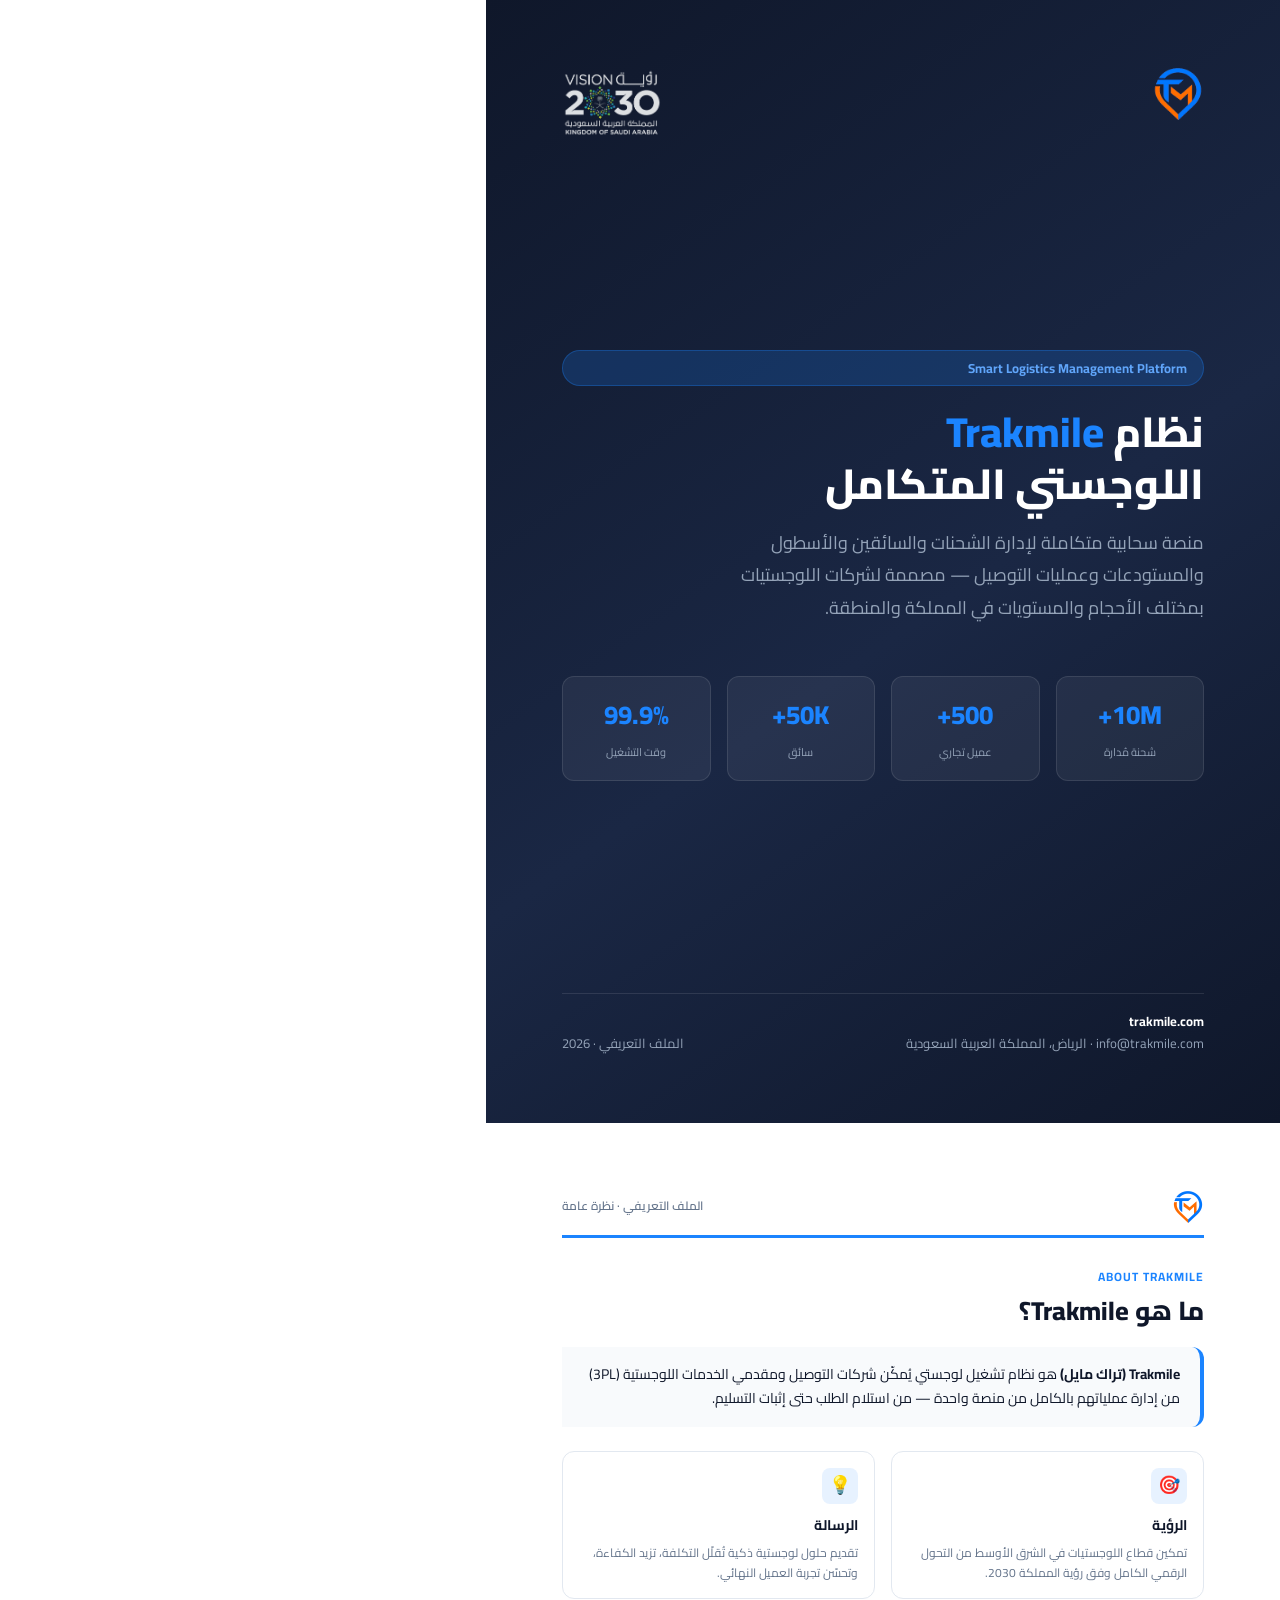
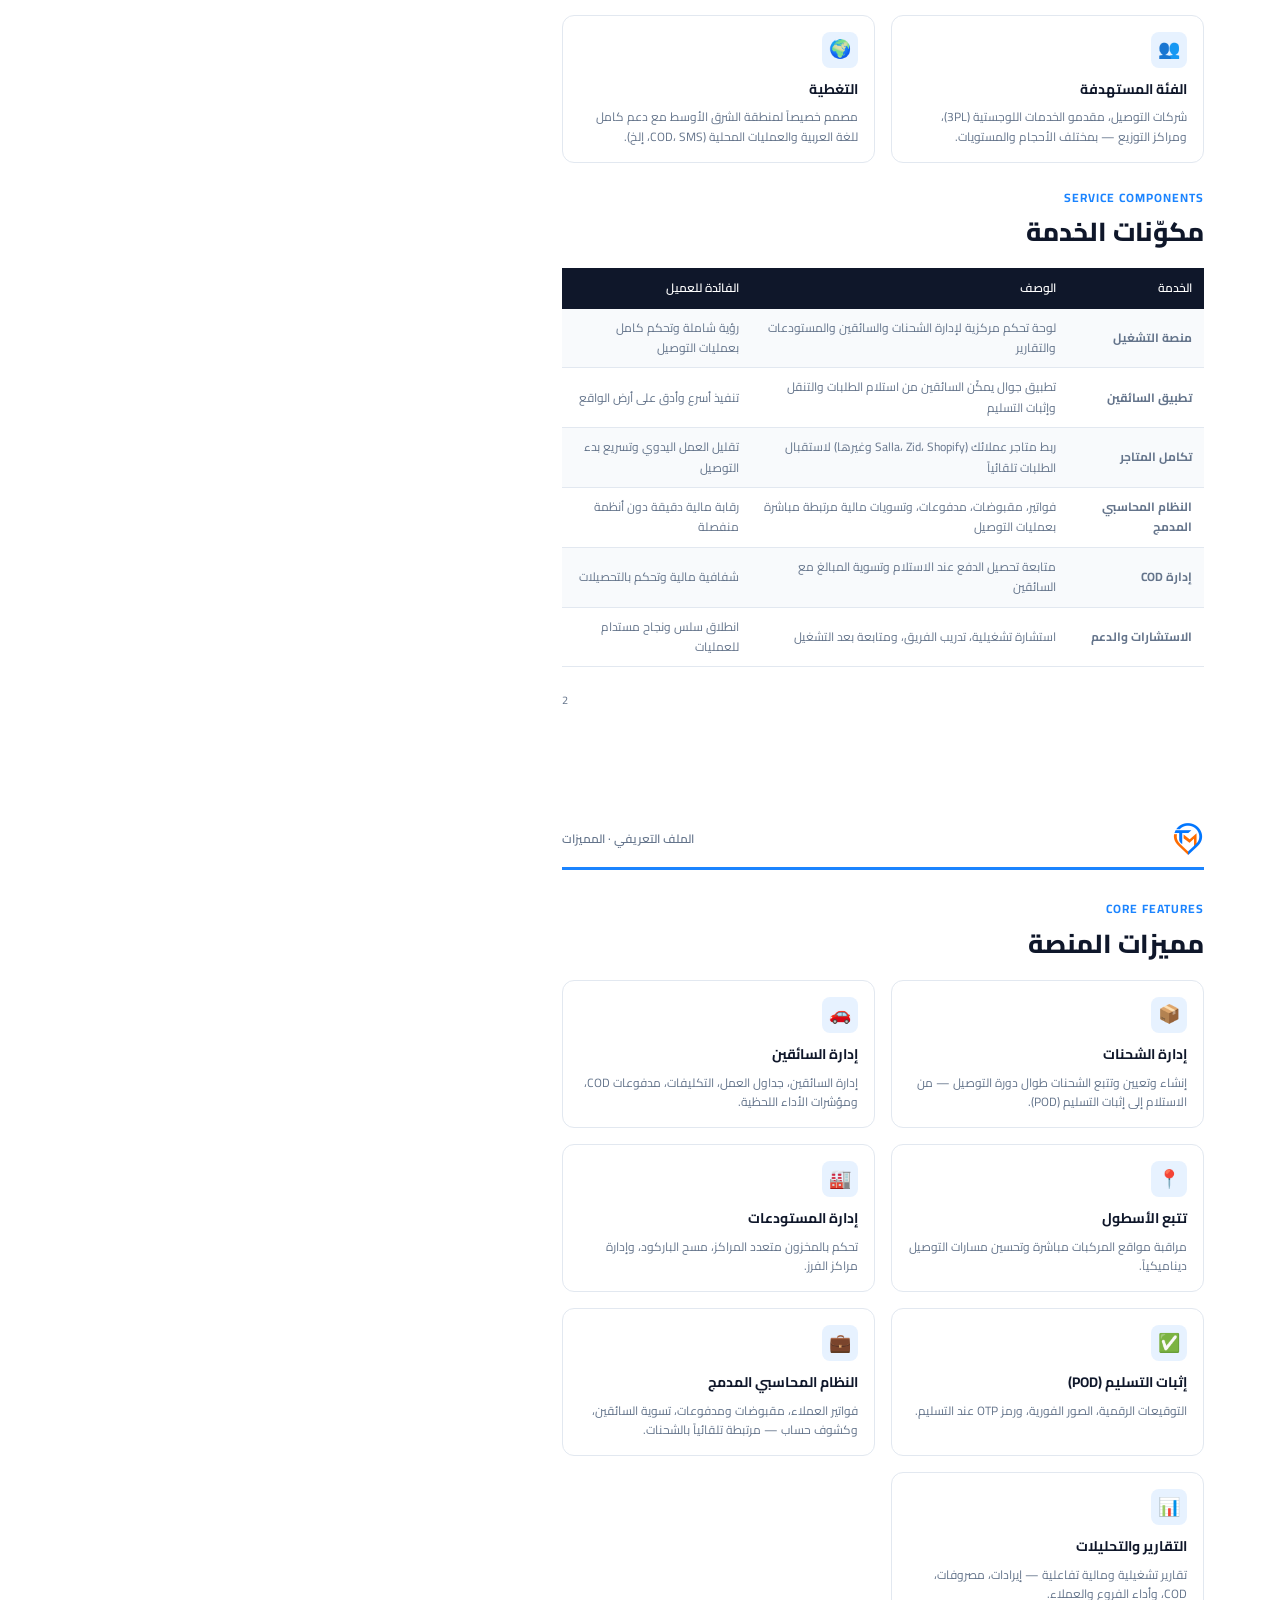
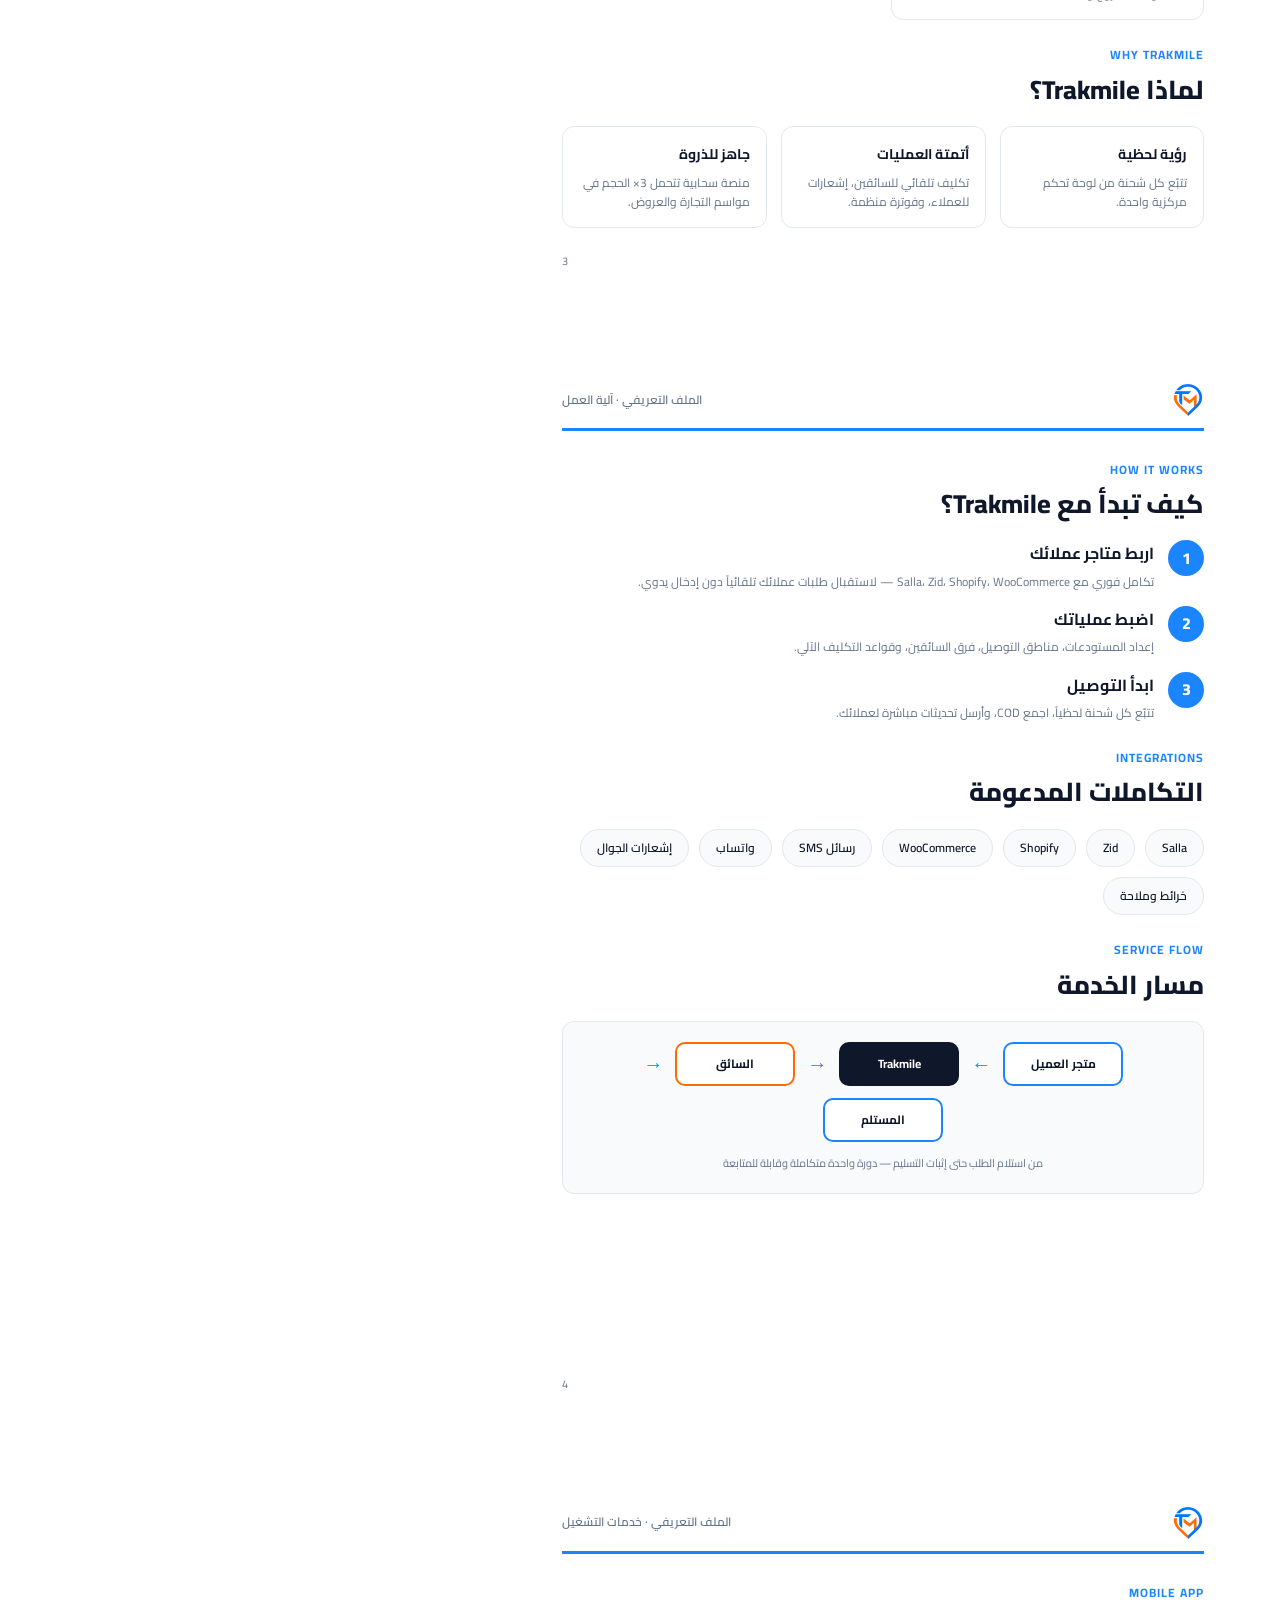
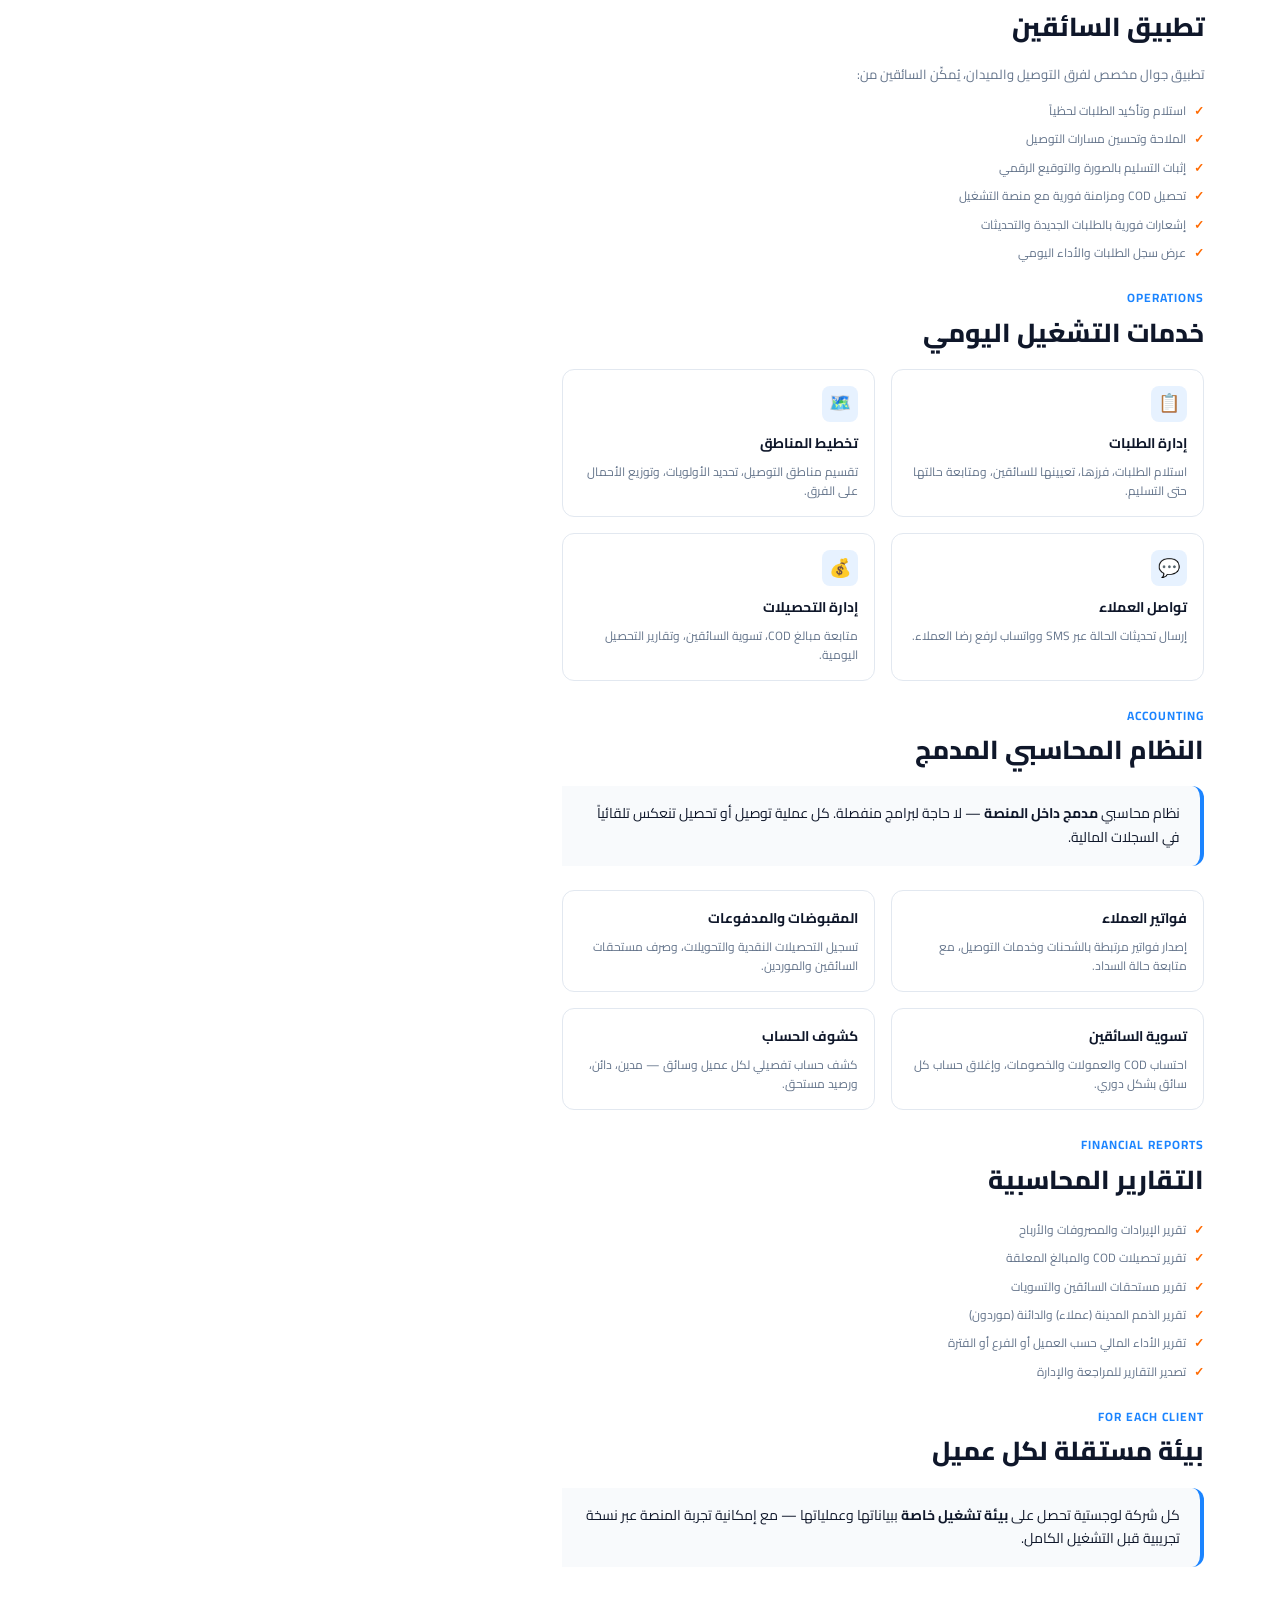
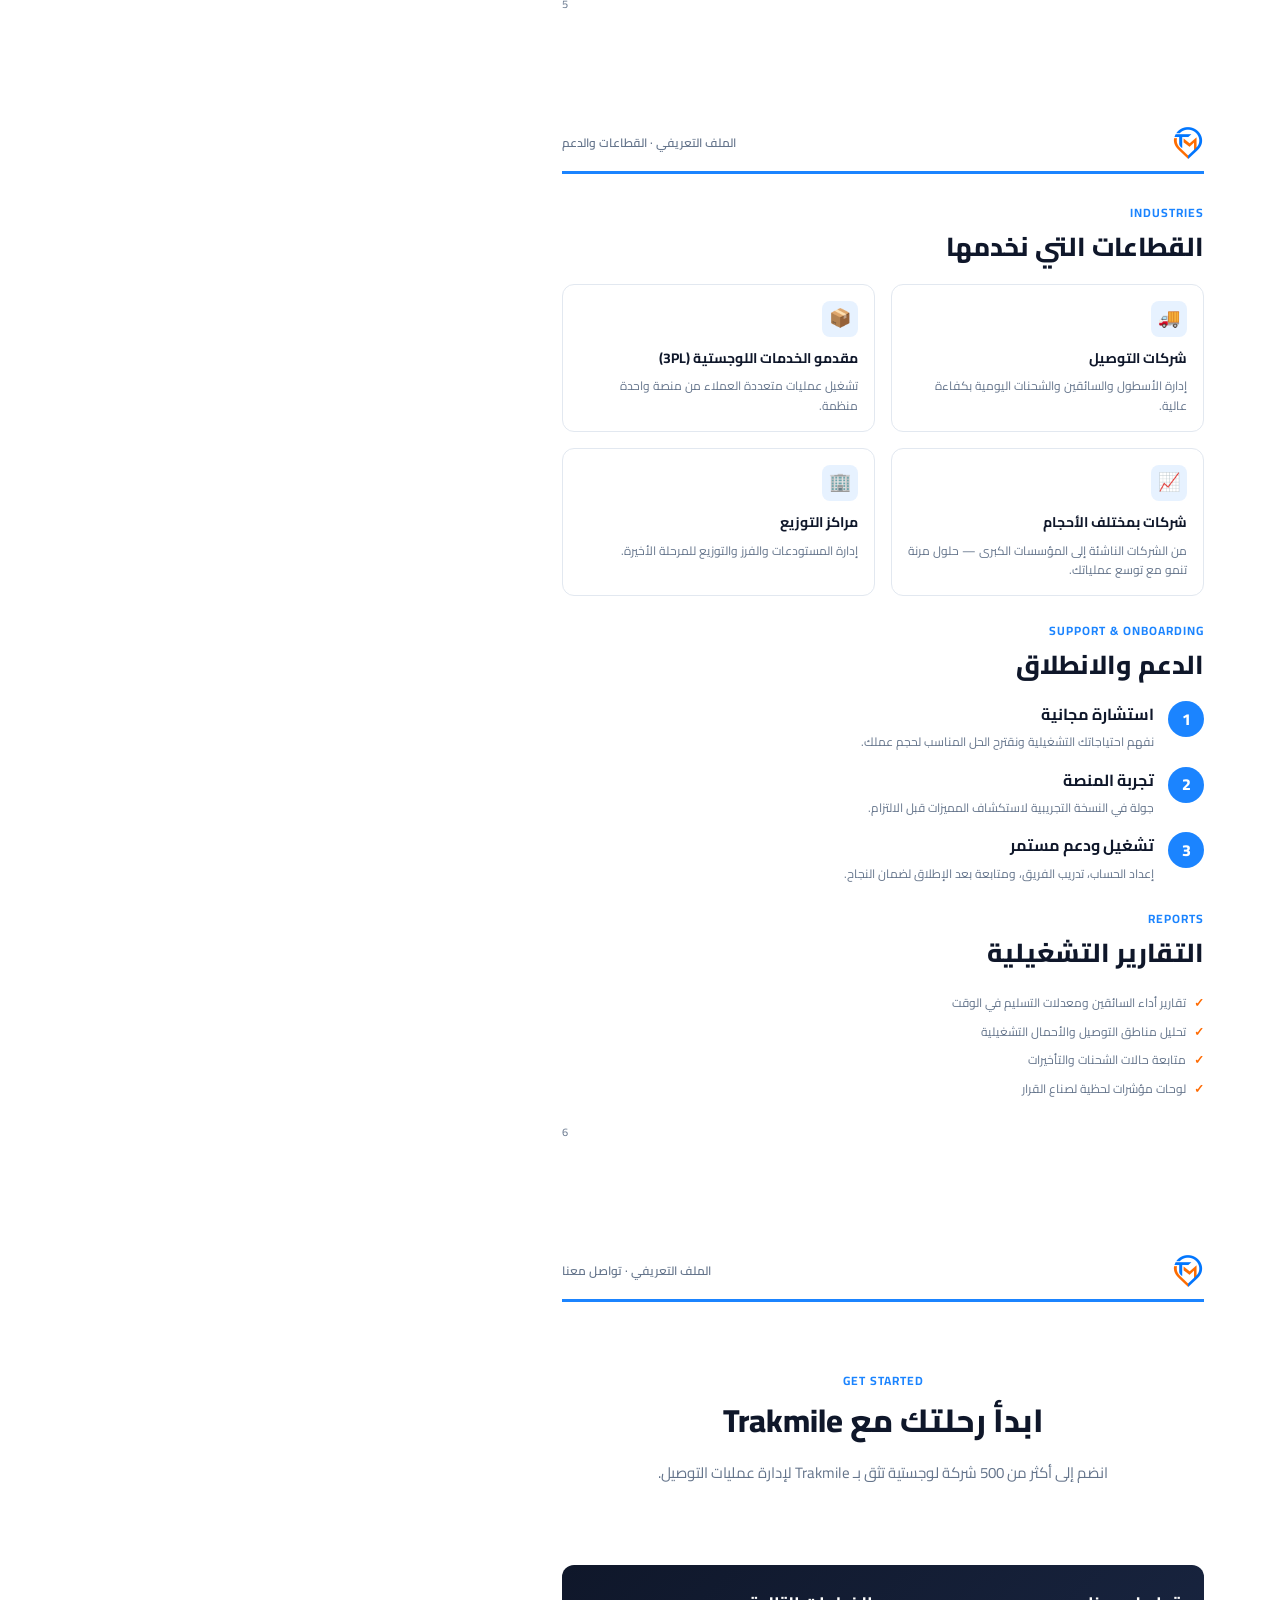
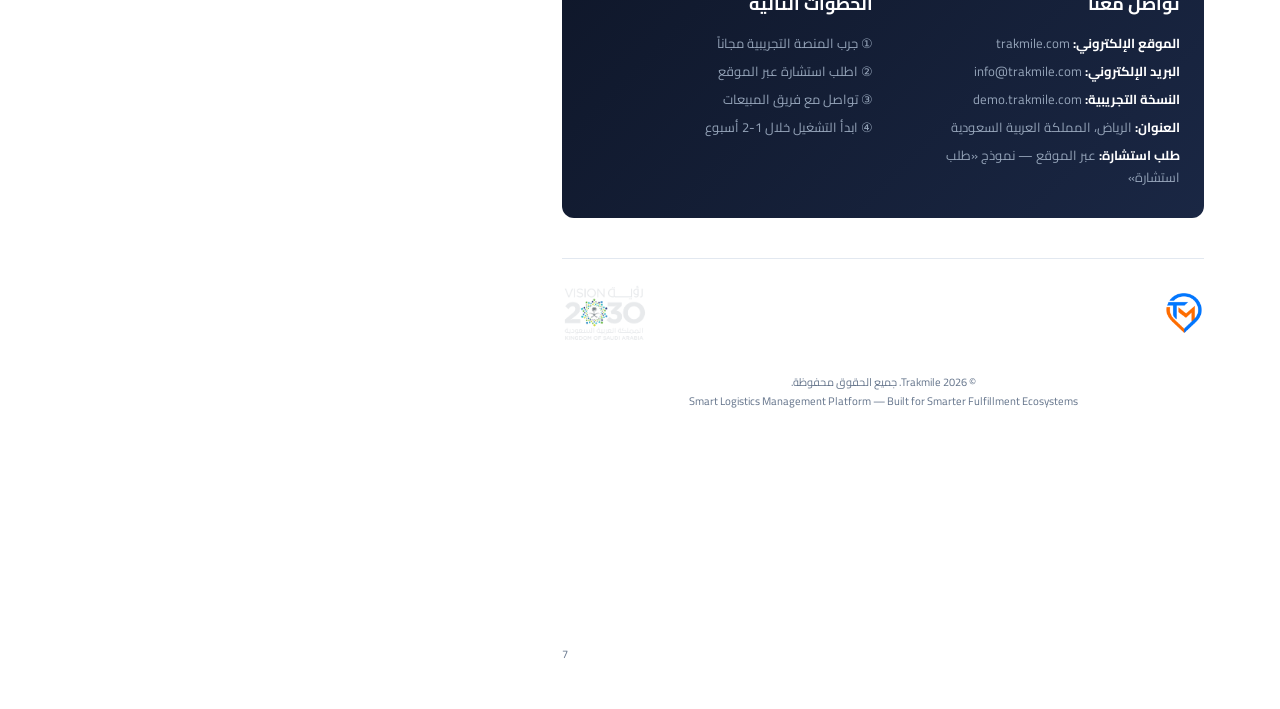
<file: docs/trakmile-profile.html>
<!DOCTYPE html>
<html lang="ar" dir="rtl">
<head>
    <meta charset="UTF-8">
    <title>Trakmile — الملف التعريفي</title>
    <link href="https://fonts.googleapis.com/css2?family=Cairo:wght@400;600;700;800&display=swap" rel="stylesheet">
    <style>
        :root {
            --primary: #1B84FF;
            --secondary: #FF6A00;
            --dark: #0F172A;
            --gray: #64748B;
            --light: #F8FAFC;
            --border: #E2E8F0;
        }

        @page {
            size: A4;
            margin: 0;
        }

        * { margin: 0; padding: 0; box-sizing: border-box; }

        body {
            font-family: 'Cairo', sans-serif;
            color: var(--dark);
            background: #fff;
            line-height: 1.7;
            -webkit-print-color-adjust: exact;
            print-color-adjust: exact;
        }

        .page {
            width: 210mm;
            min-height: 297mm;
            padding: 18mm 20mm;
            page-break-after: always;
            position: relative;
            overflow: hidden;
        }

        .page:last-child { page-break-after: auto; }

        /* Cover */
        .cover {
            background: linear-gradient(145deg, #0F172A 0%, #1a2744 55%, #0F172A 100%);
            color: #fff;
            display: flex;
            flex-direction: column;
            justify-content: space-between;
        }

        .cover-top { display: flex; justify-content: space-between; align-items: flex-start; }
        .cover-logo { height: 52px; }
        .cover-vision { height: 70px; opacity: 0.95; }

        .cover-main { flex: 1; display: flex; flex-direction: column; justify-content: center; padding: 30mm 0; }
        .cover-badge {
            display: inline-block;
            background: rgba(27,132,255,0.2);
            color: #60A5FA;
            padding: 6px 16px;
            border-radius: 100px;
            font-size: 13px;
            font-weight: 700;
            margin-bottom: 20px;
            border: 1px solid rgba(27,132,255,0.3);
        }
        .cover h1 { font-size: 42px; font-weight: 800; line-height: 1.25; margin-bottom: 16px; }
        .cover h1 span { color: var(--primary); }
        .cover-sub { font-size: 18px; color: #94A3B8; max-width: 480px; line-height: 1.8; }
        .cover-stats {
            display: grid;
            grid-template-columns: repeat(4, 1fr);
            gap: 16px;
            margin-top: 40px;
        }
        .cover-stat {
            background: rgba(255,255,255,0.06);
            border: 1px solid rgba(255,255,255,0.1);
            border-radius: 12px;
            padding: 16px;
            text-align: center;
        }
        .cover-stat strong { display: block; font-size: 26px; color: var(--primary); font-weight: 800; }
        .cover-stat span { font-size: 11px; color: #94A3B8; }

        .cover-footer {
            display: flex;
            justify-content: space-between;
            align-items: flex-end;
            border-top: 1px solid rgba(255,255,255,0.1);
            padding-top: 16px;
            font-size: 13px;
            color: #94A3B8;
        }

        /* Inner pages */
        .page-header {
            display: flex;
            justify-content: space-between;
            align-items: center;
            margin-bottom: 24px;
            padding-bottom: 12px;
            border-bottom: 3px solid var(--primary);
        }
        .page-header img { height: 32px; }
        .page-header span { font-size: 12px; color: var(--gray); font-weight: 600; }

        .section-label {
            font-size: 12px;
            font-weight: 700;
            color: var(--primary);
            text-transform: uppercase;
            letter-spacing: 1px;
            margin-bottom: 8px;
        }
        h2 { font-size: 26px; font-weight: 800; margin-bottom: 14px; color: var(--dark); }
        h3 { font-size: 16px; font-weight: 700; margin-bottom: 6px; color: var(--dark); }
        p { font-size: 13px; color: var(--gray); margin-bottom: 12px; }

        .intro-box {
            background: var(--light);
            border-right: 4px solid var(--primary);
            padding: 16px 20px;
            border-radius: 0 12px 12px 0;
            margin-bottom: 24px;
        }
        .intro-box p { color: var(--dark); font-size: 14px; margin: 0; }

        .grid-2 { display: grid; grid-template-columns: 1fr 1fr; gap: 16px; margin-bottom: 20px; }
        .grid-3 { display: grid; grid-template-columns: repeat(3, 1fr); gap: 14px; margin-bottom: 20px; }

        .card {
            border: 1px solid var(--border);
            border-radius: 12px;
            padding: 16px;
            background: #fff;
        }
        .card-icon {
            width: 36px;
            height: 36px;
            background: rgba(27,132,255,0.1);
            color: var(--primary);
            border-radius: 8px;
            display: flex;
            align-items: center;
            justify-content: center;
            font-size: 18px;
            margin-bottom: 10px;
        }
        .card h3 { font-size: 14px; margin-bottom: 6px; }
        .card p { font-size: 12px; margin: 0; line-height: 1.6; }

        .steps { display: flex; flex-direction: column; gap: 14px; margin-bottom: 20px; }
        .step {
            display: flex;
            gap: 14px;
            align-items: flex-start;
        }
        .step-num {
            width: 36px;
            height: 36px;
            min-width: 36px;
            background: var(--primary);
            color: #fff;
            border-radius: 50%;
            display: flex;
            align-items: center;
            justify-content: center;
            font-weight: 800;
            font-size: 16px;
        }
        .step-content h3 { margin-bottom: 4px; }
        .step-content p { margin: 0; font-size: 12px; }

        table {
            width: 100%;
            border-collapse: collapse;
            font-size: 12px;
            margin-bottom: 20px;
        }
        th {
            background: var(--dark);
            color: #fff;
            padding: 10px 12px;
            text-align: right;
            font-weight: 600;
        }
        td {
            padding: 9px 12px;
            border-bottom: 1px solid var(--border);
            color: var(--gray);
        }
        tr:nth-child(even) td { background: var(--light); }

        .arch-diagram {
            background: var(--light);
            border: 1px solid var(--border);
            border-radius: 12px;
            padding: 20px;
            margin-bottom: 20px;
        }
        .arch-row {
            display: flex;
            align-items: center;
            justify-content: center;
            gap: 12px;
            flex-wrap: wrap;
            margin-bottom: 12px;
        }
        .arch-box {
            background: #fff;
            border: 2px solid var(--primary);
            border-radius: 10px;
            padding: 10px 16px;
            font-size: 12px;
            font-weight: 700;
            text-align: center;
            min-width: 120px;
        }
        .arch-box.orange { border-color: var(--secondary); }
        .arch-box.dark { background: var(--dark); color: #fff; border-color: var(--dark); }
        .arch-arrow { color: var(--primary); font-size: 20px; font-weight: 700; }

        .integrations {
            display: flex;
            flex-wrap: wrap;
            gap: 10px;
            margin-bottom: 20px;
        }
        .integration-tag {
            background: var(--light);
            border: 1px solid var(--border);
            padding: 8px 16px;
            border-radius: 100px;
            font-size: 12px;
            font-weight: 600;
            color: var(--dark);
        }

        .contact-bar {
            background: linear-gradient(135deg, var(--dark), #1a2744);
            color: #fff;
            border-radius: 12px;
            padding: 24px;
            display: grid;
            grid-template-columns: 1fr 1fr;
            gap: 20px;
            margin-top: 20px;
        }
        .contact-bar h3 { color: #fff; font-size: 18px; margin-bottom: 12px; }
        .contact-item { font-size: 13px; color: #94A3B8; margin-bottom: 6px; }
        .contact-item strong { color: #fff; }

        .page-num {
            position: absolute;
            bottom: 12mm;
            left: 20mm;
            font-size: 11px;
            color: var(--gray);
        }

        ul.feature-list {
            list-style: none;
            margin-bottom: 16px;
        }
        ul.feature-list li {
            font-size: 12px;
            color: var(--gray);
            padding: 4px 0;
            padding-right: 18px;
            position: relative;
        }
        ul.feature-list li::before {
            content: '✓';
            position: absolute;
            right: 0;
            color: var(--secondary);
            font-weight: 700;
        }
    </style>
</head>
<body>

<!-- صفحة الغلاف -->
<div class="page cover">
    <div class="cover-top">
        <img src="../imgs/logo.png" alt="Trakmile" class="cover-logo">
        <img src="../imgs/visionn3.png" alt="Vision 2030" class="cover-vision">
    </div>
    <div class="cover-main">
        <span class="cover-badge">Smart Logistics Management Platform</span>
        <h1>نظام <span>Trakmile</span><br>اللوجستي المتكامل</h1>
        <p class="cover-sub">منصة سحابية متكاملة لإدارة الشحنات والسائقين والأسطول والمستودعات وعمليات التوصيل — مصممة لشركات اللوجستيات بمختلف الأحجام والمستويات في المملكة والمنطقة.</p>
        <div class="cover-stats">
            <div class="cover-stat"><strong>10M+</strong><span>شحنة مُدارة</span></div>
            <div class="cover-stat"><strong>500+</strong><span>عميل تجاري</span></div>
            <div class="cover-stat"><strong>50K+</strong><span>سائق</span></div>
            <div class="cover-stat"><strong>99.9%</strong><span>وقت التشغيل</span></div>
        </div>
    </div>
    <div class="cover-footer">
        <div>
            <strong style="color:#fff">trakmile.com</strong><br>
            info@trakmile.com · الرياض، المملكة العربية السعودية
        </div>
        <div>الملف التعريفي · 2026</div>
    </div>
</div>

<!-- نظرة عامة -->
<div class="page">
    <div class="page-header">
        <img src="../imgs/logo.png" alt="Trakmile">
        <span>الملف التعريفي · نظرة عامة</span>
    </div>

    <span class="section-label">About Trakmile</span>
    <h2>ما هو Trakmile؟</h2>

    <div class="intro-box">
        <p><strong>Trakmile (تراك مايل)</strong> هو نظام تشغيل لوجستي يُمكّن شركات التوصيل ومقدمي الخدمات اللوجستية (3PL) من إدارة عملياتهم بالكامل من منصة واحدة — من استلام الطلب حتى إثبات التسليم.</p>
    </div>

    <div class="grid-2">
        <div class="card">
            <div class="card-icon">🎯</div>
            <h3>الرؤية</h3>
            <p>تمكين قطاع اللوجستيات في الشرق الأوسط من التحول الرقمي الكامل وفق رؤية المملكة 2030.</p>
        </div>
        <div class="card">
            <div class="card-icon">💡</div>
            <h3>الرسالة</h3>
            <p>تقديم حلول لوجستية ذكية تُقلّل التكلفة، تزيد الكفاءة، وتحسّن تجربة العميل النهائي.</p>
        </div>
        <div class="card">
            <div class="card-icon">👥</div>
            <h3>الفئة المستهدفة</h3>
            <p>شركات التوصيل، مقدمو الخدمات اللوجستية (3PL)، ومراكز التوزيع — بمختلف الأحجام والمستويات.</p>
        </div>
        <div class="card">
            <div class="card-icon">🌍</div>
            <h3>التغطية</h3>
            <p>مصمم خصيصاً لمنطقة الشرق الأوسط مع دعم كامل للغة العربية والعمليات المحلية (COD، SMS، إلخ).</p>
        </div>
    </div>

    <span class="section-label">Service Components</span>
    <h2>مكوّنات الخدمة</h2>
    <table>
        <tr><th>الخدمة</th><th>الوصف</th><th>الفائدة للعميل</th></tr>
        <tr><td><strong>منصة التشغيل</strong></td><td>لوحة تحكم مركزية لإدارة الشحنات والسائقين والمستودعات والتقارير</td><td>رؤية شاملة وتحكم كامل بعمليات التوصيل</td></tr>
        <tr><td><strong>تطبيق السائقين</strong></td><td>تطبيق جوال يمكّن السائقين من استلام الطلبات والتنقل وإثبات التسليم</td><td>تنفيذ أسرع وأدق على أرض الواقع</td></tr>
        <tr><td><strong>تكامل المتاجر</strong></td><td>ربط متاجر عملائك (Salla، Zid، Shopify وغيرها) لاستقبال الطلبات تلقائياً</td><td>تقليل العمل اليدوي وتسريع بدء التوصيل</td></tr>
        <tr><td><strong>النظام المحاسبي المدمج</strong></td><td>فواتير، مقبوضات، مدفوعات، وتسويات مالية مرتبطة مباشرة بعمليات التوصيل</td><td>رقابة مالية دقيقة دون أنظمة منفصلة</td></tr>
        <tr><td><strong>إدارة COD</strong></td><td>متابعة تحصيل الدفع عند الاستلام وتسوية المبالغ مع السائقين</td><td>شفافية مالية وتحكم بالتحصيلات</td></tr>
        <tr><td><strong>الاستشارات والدعم</strong></td><td>استشارة تشغيلية، تدريب الفريق، ومتابعة بعد التشغيل</td><td>انطلاق سلس ونجاح مستدام للعمليات</td></tr>
    </table>
    <div class="page-num">2</div>
</div>

<!-- المميزات -->
<div class="page">
    <div class="page-header">
        <img src="../imgs/logo.png" alt="Trakmile">
        <span>الملف التعريفي · المميزات</span>
    </div>

    <span class="section-label">Core Features</span>
    <h2>مميزات المنصة</h2>

    <div class="grid-2">
        <div class="card">
            <div class="card-icon">📦</div>
            <h3>إدارة الشحنات</h3>
            <p>إنشاء وتعيين وتتبع الشحنات طوال دورة التوصيل — من الاستلام إلى إثبات التسليم (POD).</p>
        </div>
        <div class="card">
            <div class="card-icon">🚗</div>
            <h3>إدارة السائقين</h3>
            <p>إدارة السائقين، جداول العمل، التكليفات، مدفوعات COD، ومؤشرات الأداء اللحظية.</p>
        </div>
        <div class="card">
            <div class="card-icon">📍</div>
            <h3>تتبع الأسطول</h3>
            <p>مراقبة مواقع المركبات مباشرة وتحسين مسارات التوصيل ديناميكياً.</p>
        </div>
        <div class="card">
            <div class="card-icon">🏭</div>
            <h3>إدارة المستودعات</h3>
            <p>تحكم بالمخزون متعدد المراكز، مسح الباركود، وإدارة مراكز الفرز.</p>
        </div>
        <div class="card">
            <div class="card-icon">✅</div>
            <h3>إثبات التسليم (POD)</h3>
            <p>التوقيعات الرقمية، الصور الفورية، ورمز OTP عند التسليم.</p>
        </div>
        <div class="card">
            <div class="card-icon">💼</div>
            <h3>النظام المحاسبي المدمج</h3>
            <p>فواتير العملاء، مقبوضات ومدفوعات، تسوية السائقين، وكشوف حساب — مرتبطة تلقائياً بالشحنات.</p>
        </div>
        <div class="card">
            <div class="card-icon">📊</div>
            <h3>التقارير والتحليلات</h3>
            <p>تقارير تشغيلية ومالية تفاعلية — إيرادات، مصروفات، COD، وأداء الفروع والعملاء.</p>
        </div>
    </div>

    <span class="section-label">Why Trakmile</span>
    <h2>لماذا Trakmile؟</h2>
    <div class="grid-3">
        <div class="card">
            <h3>رؤية لحظية</h3>
            <p>تتبّع كل شحنة من لوحة تحكم مركزية واحدة.</p>
        </div>
        <div class="card">
            <h3>أتمتة العمليات</h3>
            <p>تكليف تلقائي للسائقين، إشعارات للعملاء، وفوترة منظمة.</p>
        </div>
        <div class="card">
            <h3>جاهز للذروة</h3>
            <p>منصة سحابية تتحمل 3× الحجم في مواسم التجارة والعروض.</p>
        </div>
    </div>
    <div class="page-num">3</div>
</div>

<!-- كيف يعمل + التكامل -->
<div class="page">
    <div class="page-header">
        <img src="../imgs/logo.png" alt="Trakmile">
        <span>الملف التعريفي · آلية العمل</span>
    </div>

    <span class="section-label">How It Works</span>
    <h2>كيف تبدأ مع Trakmile؟</h2>

    <div class="steps">
        <div class="step">
            <div class="step-num">1</div>
            <div class="step-content">
                <h3>اربط متاجر عملائك</h3>
                <p>تكامل فوري مع Salla، Zid، Shopify، WooCommerce — لاستقبال طلبات عملائك تلقائياً دون إدخال يدوي.</p>
            </div>
        </div>
        <div class="step">
            <div class="step-num">2</div>
            <div class="step-content">
                <h3>اضبط عملياتك</h3>
                <p>إعداد المستودعات، مناطق التوصيل، فرق السائقين، وقواعد التكليف الآلي.</p>
            </div>
        </div>
        <div class="step">
            <div class="step-num">3</div>
            <div class="step-content">
                <h3>ابدأ التوصيل</h3>
                <p>تتبّع كل شحنة لحظياً، اجمع COD، وأرسل تحديثات مباشرة لعملائك.</p>
            </div>
        </div>
    </div>

    <span class="section-label">Integrations</span>
    <h2>التكاملات المدعومة</h2>
    <div class="integrations">
        <span class="integration-tag">Salla</span>
        <span class="integration-tag">Zid</span>
        <span class="integration-tag">Shopify</span>
        <span class="integration-tag">WooCommerce</span>
        <span class="integration-tag">رسائل SMS</span>
        <span class="integration-tag">واتساب</span>
        <span class="integration-tag">إشعارات الجوال</span>
        <span class="integration-tag">خرائط وملاحة</span>
    </div>

    <span class="section-label">Service Flow</span>
    <h2>مسار الخدمة</h2>
    <div class="arch-diagram">
        <div class="arch-row">
            <div class="arch-box">متجر العميل</div>
            <span class="arch-arrow">←</span>
            <div class="arch-box dark">Trakmile</div>
            <span class="arch-arrow">→</span>
            <div class="arch-box orange">السائق</div>
            <span class="arch-arrow">→</span>
            <div class="arch-box">المستلم</div>
        </div>
        <p style="text-align:center;font-size:11px;color:var(--gray);margin:8px 0 0">من استلام الطلب حتى إثبات التسليم — دورة واحدة متكاملة وقابلة للمتابعة</p>
    </div>
    <div class="page-num">4</div>
</div>

<!-- تطبيق الجوال + خدمات التشغيل -->
<div class="page">
    <div class="page-header">
        <img src="../imgs/logo.png" alt="Trakmile">
        <span>الملف التعريفي · خدمات التشغيل</span>
    </div>

    <span class="section-label">Mobile App</span>
    <h2>تطبيق السائقين</h2>
    <p>تطبيق جوال مخصص لفرق التوصيل والميدان، يُمكّن السائقين من:</p>
    <ul class="feature-list">
        <li>استلام وتأكيد الطلبات لحظياً</li>
        <li>الملاحة وتحسين مسارات التوصيل</li>
        <li>إثبات التسليم بالصورة والتوقيع الرقمي</li>
        <li>تحصيل COD ومزامنة فورية مع منصة التشغيل</li>
        <li>إشعارات فورية بالطلبات الجديدة والتحديثات</li>
        <li>عرض سجل الطلبات والأداء اليومي</li>
    </ul>

    <span class="section-label">Operations</span>
    <h2>خدمات التشغيل اليومي</h2>
    <div class="grid-2">
        <div class="card">
            <div class="card-icon">📋</div>
            <h3>إدارة الطلبات</h3>
            <p>استلام الطلبات، فرزها، تعيينها للسائقين، ومتابعة حالتها حتى التسليم.</p>
        </div>
        <div class="card">
            <div class="card-icon">🗺️</div>
            <h3>تخطيط المناطق</h3>
            <p>تقسيم مناطق التوصيل، تحديد الأولويات، وتوزيع الأحمال على الفرق.</p>
        </div>
        <div class="card">
            <div class="card-icon">💬</div>
            <h3>تواصل العملاء</h3>
            <p>إرسال تحديثات الحالة عبر SMS وواتساب لرفع رضا العملاء.</p>
        </div>
        <div class="card">
            <div class="card-icon">💰</div>
            <h3>إدارة التحصيلات</h3>
            <p>متابعة مبالغ COD، تسوية السائقين، وتقارير التحصيل اليومية.</p>
        </div>
    </div>

    <span class="section-label">Accounting</span>
    <h2>النظام المحاسبي المدمج</h2>
    <div class="intro-box">
        <p>نظام محاسبي <strong>مدمج داخل المنصة</strong> — لا حاجة لبرامج منفصلة. كل عملية توصيل أو تحصيل تنعكس تلقائياً في السجلات المالية.</p>
    </div>
    <div class="grid-2">
        <div class="card">
            <h3>فواتير العملاء</h3>
            <p>إصدار فواتير مرتبطة بالشحنات وخدمات التوصيل، مع متابعة حالة السداد.</p>
        </div>
        <div class="card">
            <h3>المقبوضات والمدفوعات</h3>
            <p>تسجيل التحصيلات النقدية والتحويلات، وصرف مستحقات السائقين والموردين.</p>
        </div>
        <div class="card">
            <h3>تسوية السائقين</h3>
            <p>احتساب COD والعمولات والخصومات، وإغلاق حساب كل سائق بشكل دوري.</p>
        </div>
        <div class="card">
            <h3>كشوف الحساب</h3>
            <p>كشف حساب تفصيلي لكل عميل وسائق — مدين، دائن، ورصيد مستحق.</p>
        </div>
    </div>

    <span class="section-label">Financial Reports</span>
    <h2>التقارير المحاسبية</h2>
    <ul class="feature-list">
        <li>تقرير الإيرادات والمصروفات والأرباح</li>
        <li>تقرير تحصيلات COD والمبالغ المعلقة</li>
        <li>تقرير مستحقات السائقين والتسويات</li>
        <li>تقرير الذمم المدينة (عملاء) والدائنة (موردون)</li>
        <li>تقرير الأداء المالي حسب العميل أو الفرع أو الفترة</li>
        <li>تصدير التقارير للمراجعة والإدارة</li>
    </ul>

    <span class="section-label">For Each Client</span>
    <h2>بيئة مستقلة لكل عميل</h2>
    <div class="intro-box">
        <p>كل شركة لوجستية تحصل على <strong>بيئة تشغيل خاصة</strong> ببياناتها وعملياتها — مع إمكانية تجربة المنصة عبر نسخة تجريبية قبل التشغيل الكامل.</p>
    </div>
    <div class="page-num">5</div>
</div>

<!-- القطاعات + الدعم -->
<div class="page">
    <div class="page-header">
        <img src="../imgs/logo.png" alt="Trakmile">
        <span>الملف التعريفي · القطاعات والدعم</span>
    </div>

    <span class="section-label">Industries</span>
    <h2>القطاعات التي نخدمها</h2>
    <div class="grid-2">
        <div class="card">
            <div class="card-icon">🚚</div>
            <h3>شركات التوصيل</h3>
            <p>إدارة الأسطول والسائقين والشحنات اليومية بكفاءة عالية.</p>
        </div>
        <div class="card">
            <div class="card-icon">📦</div>
            <h3>مقدمو الخدمات اللوجستية (3PL)</h3>
            <p>تشغيل عمليات متعددة العملاء من منصة واحدة منظمة.</p>
        </div>
        <div class="card">
            <div class="card-icon">📈</div>
            <h3>شركات بمختلف الأحجام</h3>
            <p>من الشركات الناشئة إلى المؤسسات الكبرى — حلول مرنة تنمو مع توسع عملياتك.</p>
        </div>
        <div class="card">
            <div class="card-icon">🏢</div>
            <h3>مراكز التوزيع</h3>
            <p>إدارة المستودعات والفرز والتوزيع للمرحلة الأخيرة.</p>
        </div>
    </div>

    <span class="section-label">Support & Onboarding</span>
    <h2>الدعم والانطلاق</h2>
    <div class="steps">
        <div class="step">
            <div class="step-num">1</div>
            <div class="step-content">
                <h3>استشارة مجانية</h3>
                <p>نفهم احتياجاتك التشغيلية ونقترح الحل المناسب لحجم عملك.</p>
            </div>
        </div>
        <div class="step">
            <div class="step-num">2</div>
            <div class="step-content">
                <h3>تجربة المنصة</h3>
                <p>جولة في النسخة التجريبية لاستكشاف المميزات قبل الالتزام.</p>
            </div>
        </div>
        <div class="step">
            <div class="step-num">3</div>
            <div class="step-content">
                <h3>تشغيل ودعم مستمر</h3>
                <p>إعداد الحساب، تدريب الفريق، ومتابعة بعد الإطلاق لضمان النجاح.</p>
            </div>
        </div>
    </div>

    <span class="section-label">Reports</span>
    <h2>التقارير التشغيلية</h2>
    <ul class="feature-list">
        <li>تقارير أداء السائقين ومعدلات التسليم في الوقت</li>
        <li>تحليل مناطق التوصيل والأحمال التشغيلية</li>
        <li>متابعة حالات الشحنات والتأخيرات</li>
        <li>لوحات مؤشرات لحظية لصناع القرار</li>
    </ul>
    <div class="page-num">6</div>
</div>

<!-- صفحة التواصل -->
<div class="page">
    <div class="page-header">
        <img src="../imgs/logo.png" alt="Trakmile">
        <span>الملف التعريفي · تواصل معنا</span>
    </div>

    <div style="text-align:center;padding:40px 0 30px">
        <span class="section-label">Get Started</span>
        <h2 style="font-size:32px;margin-bottom:12px">ابدأ رحلتك مع Trakmile</h2>
        <p style="font-size:15px;max-width:460px;margin:0 auto 30px">انضم إلى أكثر من 500 شركة لوجستية تثق بـ Trakmile لإدارة عمليات التوصيل.</p>
    </div>

    <div class="contact-bar">
        <div>
            <h3>تواصل معنا</h3>
            <div class="contact-item"><strong>الموقع الإلكتروني:</strong> trakmile.com</div>
            <div class="contact-item"><strong>البريد الإلكتروني:</strong> info@trakmile.com</div>
            <div class="contact-item"><strong>النسخة التجريبية:</strong> demo.trakmile.com</div>
            <div class="contact-item"><strong>العنوان:</strong> الرياض، المملكة العربية السعودية</div>
            <div class="contact-item"><strong>طلب استشارة:</strong> عبر الموقع — نموذج «طلب استشارة»</div>
        </div>
        <div>
            <h3>الخطوات التالية</h3>
            <div class="contact-item">① جرب المنصة التجريبية مجاناً</div>
            <div class="contact-item">② اطلب استشارة عبر الموقع</div>
            <div class="contact-item">③ تواصل مع فريق المبيعات</div>
            <div class="contact-item">④ ابدأ التشغيل خلال 1-2 أسبوع</div>
        </div>
    </div>

    <div style="display:flex;justify-content:space-between;align-items:center;margin-top:40px;padding-top:24px;border-top:1px solid var(--border)">
        <img src="../imgs/logo.png" alt="Trakmile" style="height:40px">
        <img src="../imgs/visionn3.png" alt="Vision 2030" style="height:60px">
    </div>

    <p style="text-align:center;font-size:11px;color:var(--gray);margin-top:30px">
        © 2026 Trakmile. جميع الحقوق محفوظة.<br>
        Smart Logistics Management Platform — Built for Smarter Fulfillment Ecosystems
    </p>
    <div class="page-num">7</div>
</div>

</body>
</html>
</file>
